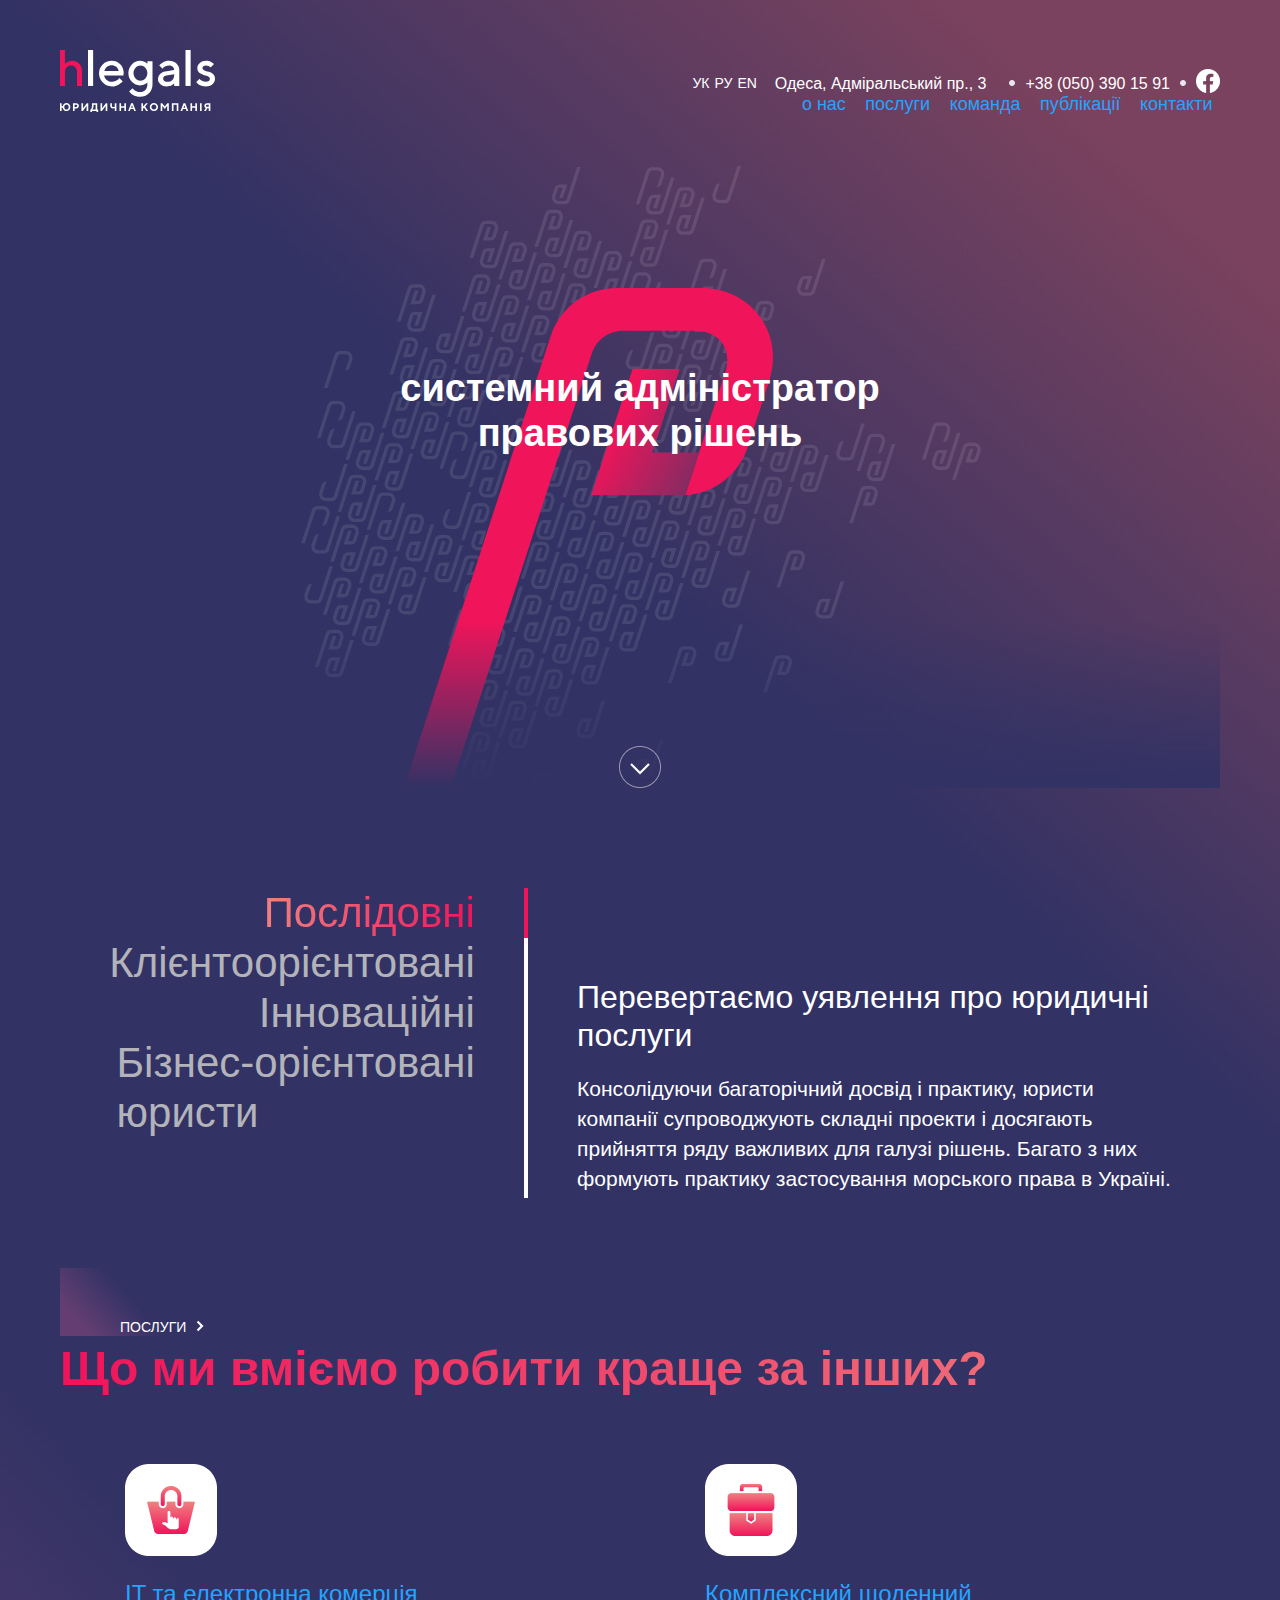
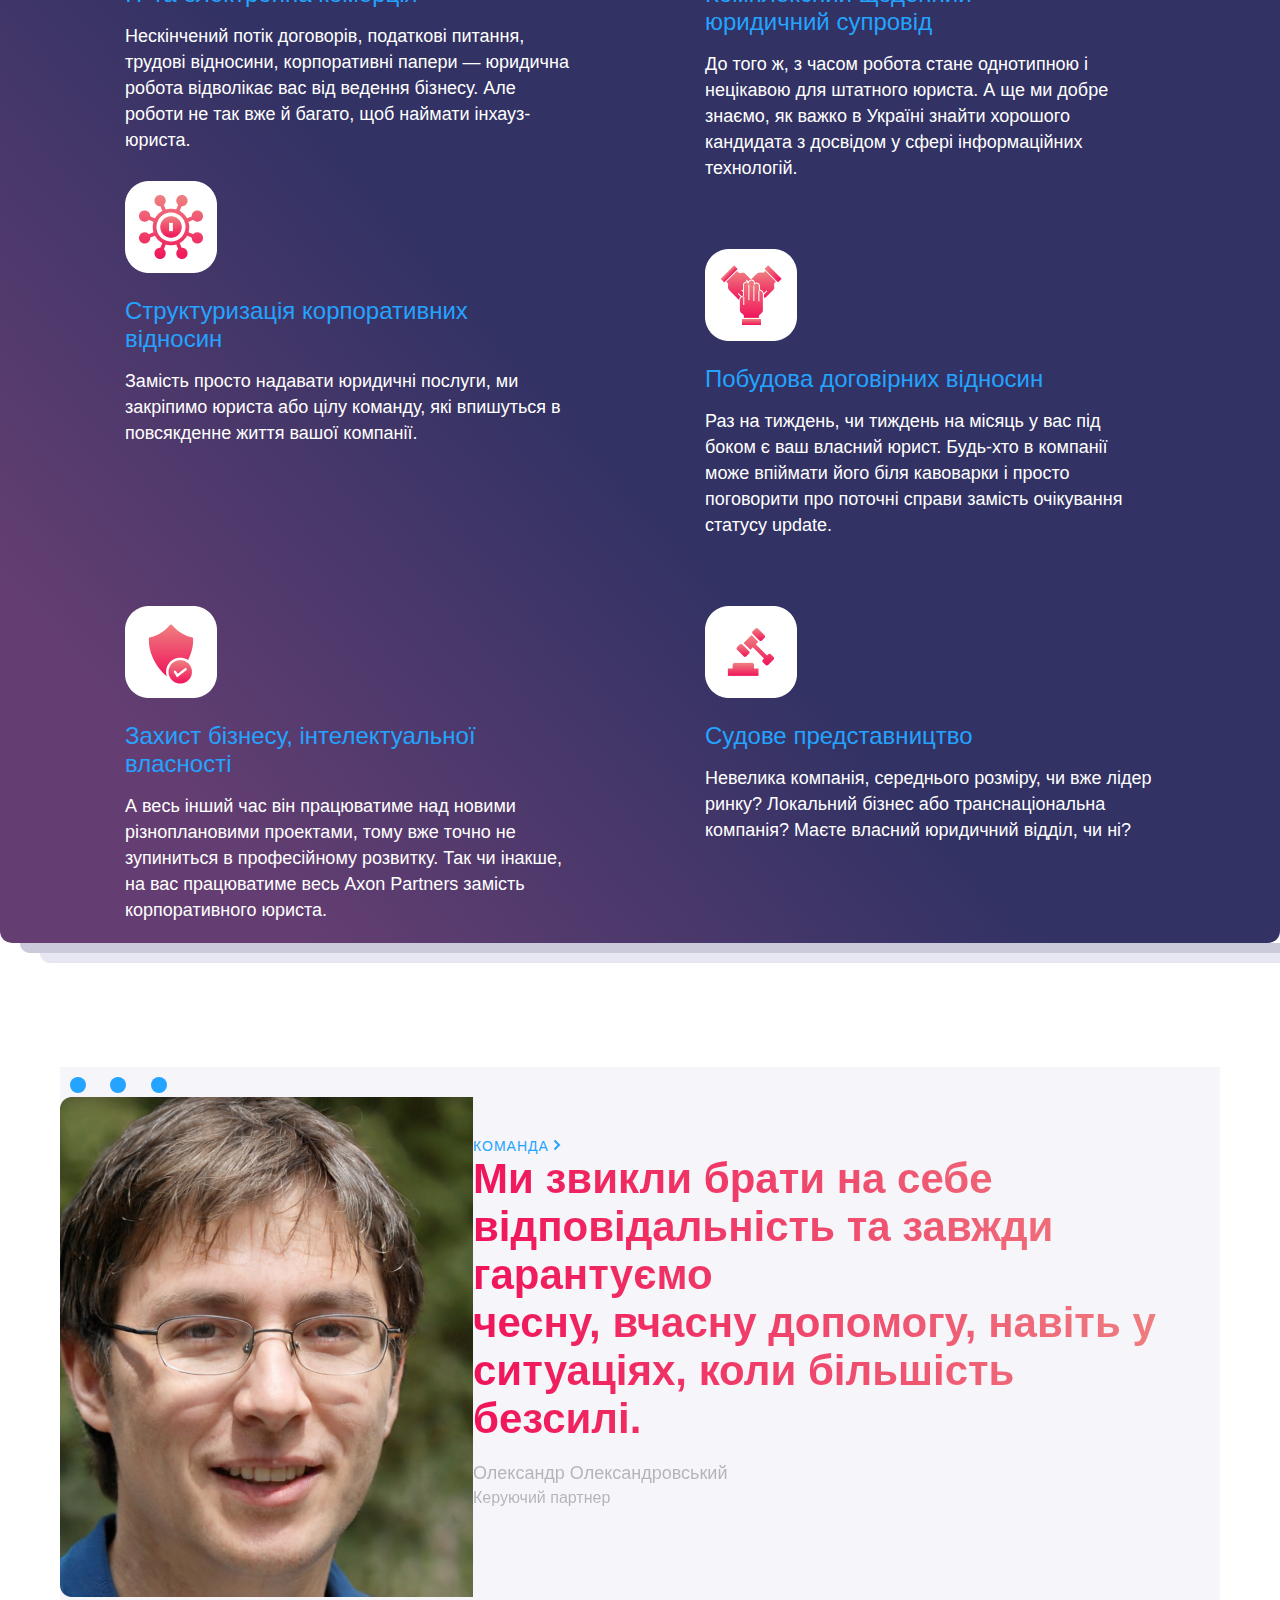
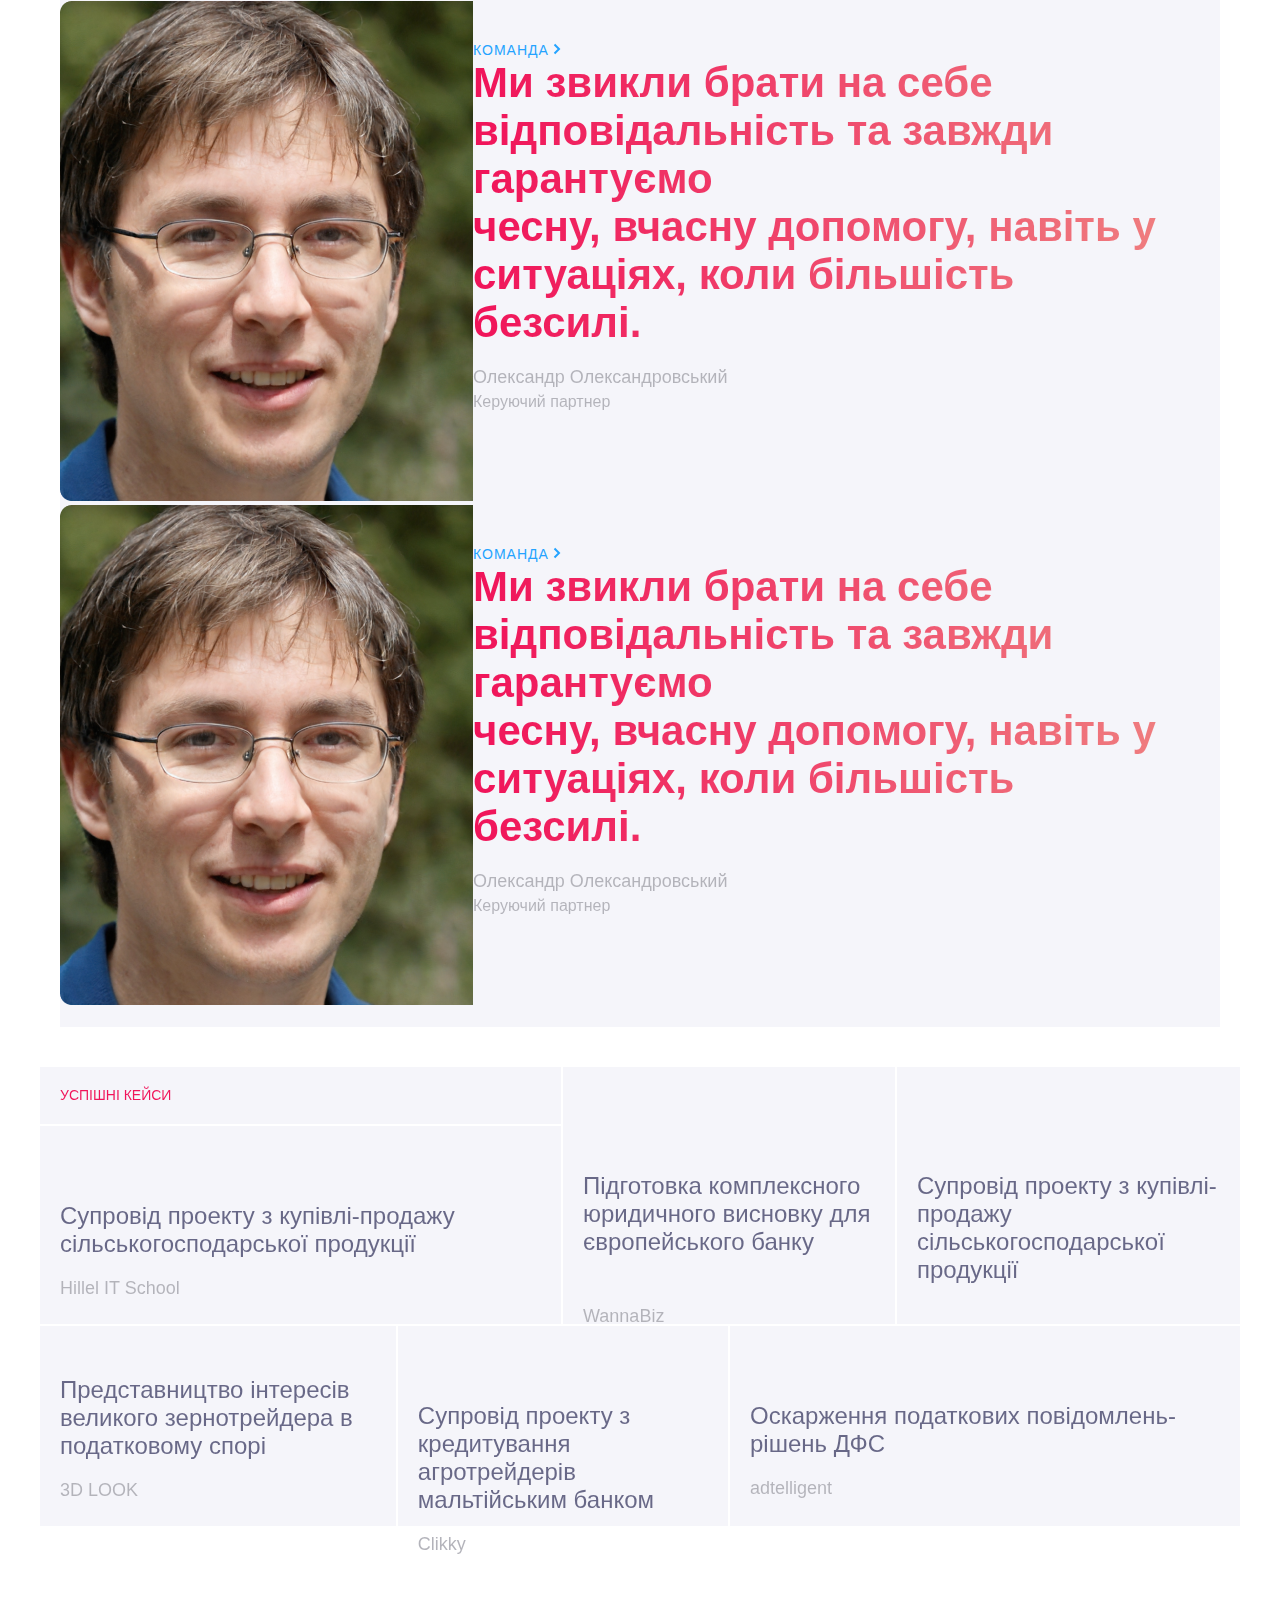
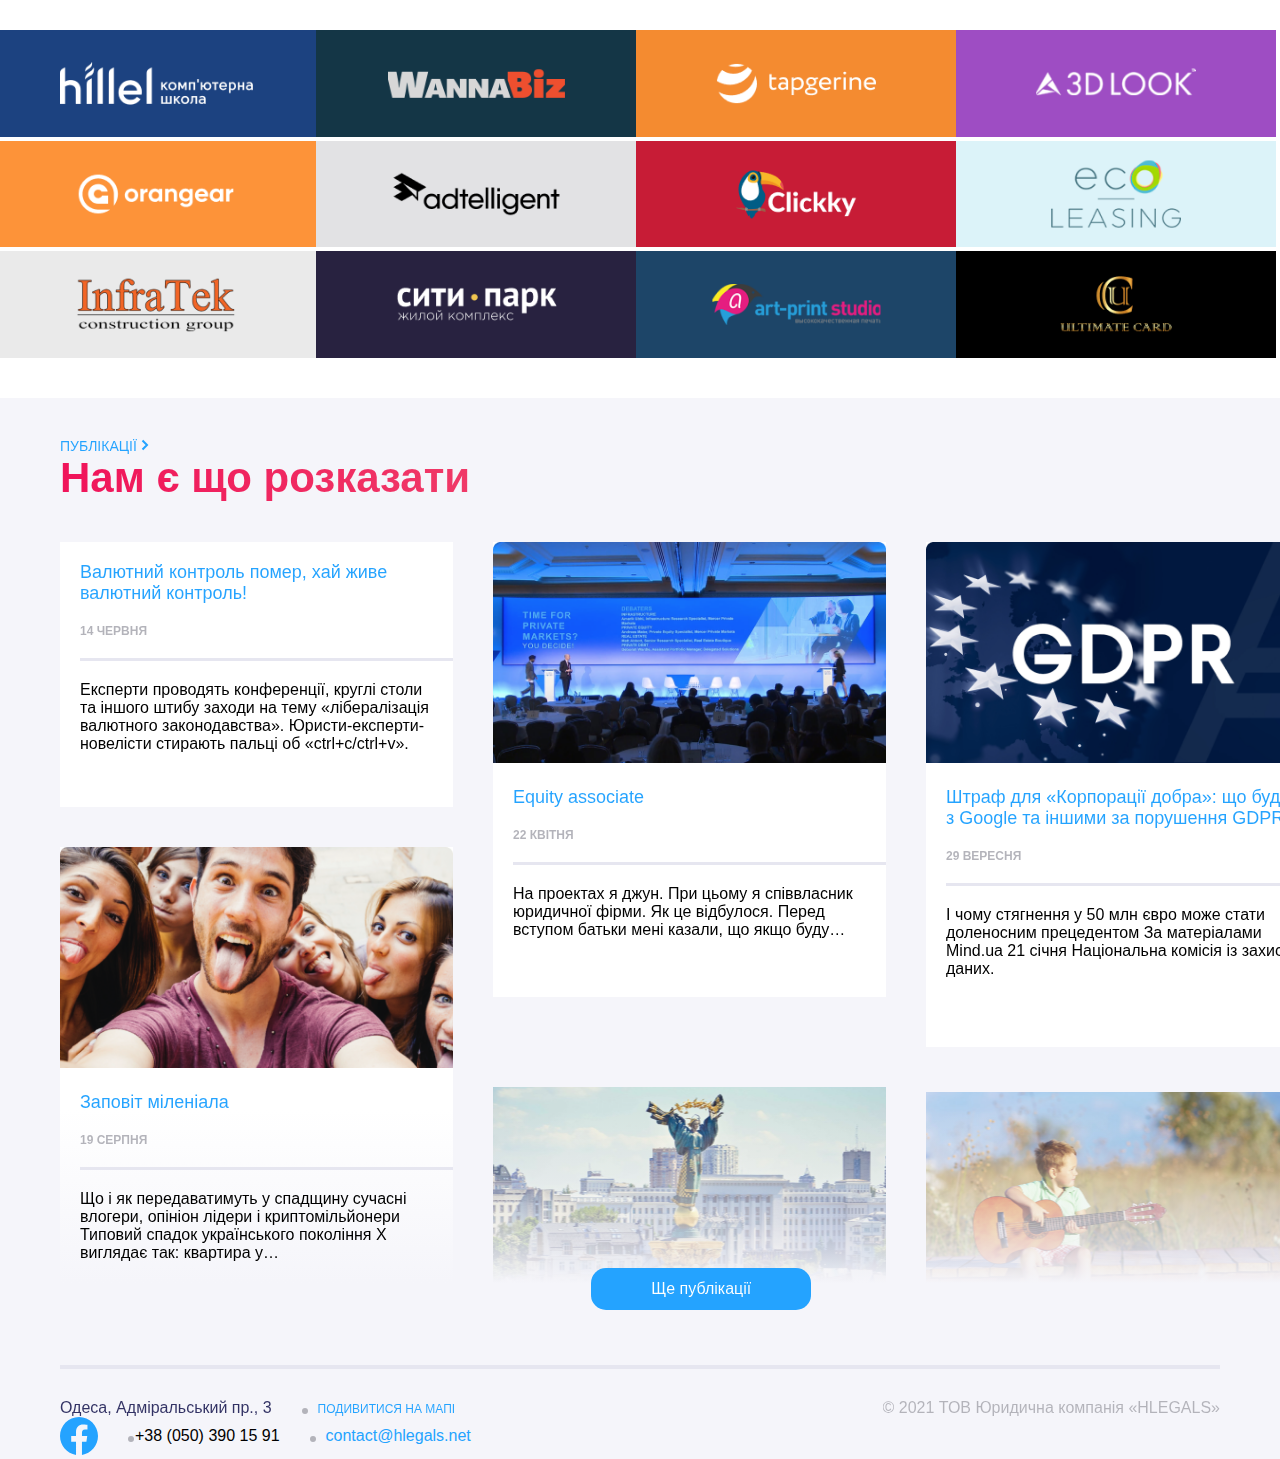
<file: index.html>
<!DOCTYPE html>
<html lang="en">

<head>
    <meta charset="UTF-8">
    <meta http-equiv="X-UA-Compatible" content="IE=edge">
    <meta name="viewport" content="width=device-width, initial-scale=1.0">
    <title>section1</title>
    <!-- CSS only -->
    <link href="https://cdn.jsdelivr.net/npm/bootstrap@5.2.3/dist/css/bootstrap.min.css" rel="stylesheet"
        integrity="sha384-rbsA2VBKQhggwzxH7pPCaAqO46MgnOM80zW1RWuH61DGLwZJEdK2Kadq2F9CUG65" crossorigin="anonymous">
    <link rel="stylesheet" href="./css/style.css">
    <link rel="stylesheet" href="./css/media.css">

    <!-- <script defer src="./js/jquery-3.6.1.min.js"></script>
        <script defer type="text/javascript" src="//cdn.jsdelivr.net/npm/slick-carousel@1.8.1/slick/slick.min.js"></script> -->
    <!-- JavaScript Bundle with Popper -->
    <script defer src="https://cdn.jsdelivr.net/npm/bootstrap@5.2.3/dist/js/bootstrap.bundle.min.js"
        integrity="sha384-kenU1KFdBIe4zVF0s0G1M5b4hcpxyD9F7jL+jjXkk+Q2h455rYXK/7HAuoJl+0I4"
        crossorigin="anonymous"></script>
    <script defer src="./js/script.js"></script>

</head>

<body>
    <!-- Header -->
    <section class="header">
        <div class="haeder-menu">
            <div class="logo-menu">
                <img src="./image/Logo Min.svg" alt="logo">

            </div>
            <nav>
                <div class="menu-burger active-burger">
                    <div></div>
                    <div></div>
                    <div></div>
                </div>
            </nav>


            <div class="menu-rekvszit">
                <div class="uk active">
                    <a href="#" class="link-uk">УК</a>
                </div>
                <div class="ru">

                    <a href="#" class="link-ru">РУ</a>
                </div>
                <div class="en">
                    <a href="#" class="link-en">EN</a>
                </div>
                <div class="link-adr">
                    <a href="https://www.google.com/search?client=safari&rls=en&q=%D0%9E%D0%B4%D0%B5%D1%81%D0%B0%2C+%D0%90%D0%B4%D0%BC%D1%96%D1%80%D0%B0%D0%BB%D1%8C%D1%81%D1%8C%D0%BA%D0%B8%D0%B9+%D0%BF%D1%80.%2C+3&ie=UTF-8&oe=UTF-8"
                        class="link-adres">Одеса, Адміральський пр., 3</a>
                </div>
                <div class="krapka"><img src="./image/tochka.png" alt="tochka"></div>

                <form action="tel" class="tel"> +38 (050) 390 15 91</form>
                <div class="tochka2"><img src="./image/tochka.png" alt="tochka">
                </div>
                <div class="fecebook"><a
                        href="https://www.facebook.com/login/?next=https%3A%2F%2Fwww.facebook.com%2Fcampaign%2Flanding.php%3Fcampaign_id%3D1600506847%26extra_1%3Ds%257Cc%257C303881997266%257Ce%257C%25D1%2584%25D0%25B5%25D0%25B9%25D1%2581%25D0%25B1%25D1%2583%25D0%25BA%257C%26placement%26creative%3D303881997266%26keyword%3D%25D1%2584%25D0%25B5%25D0%25B9%25D1%2581%25D0%25B1%25D1%2583%25D0%25BA%26partner_id%3Dgooglesem%26extra_2%3Dcampaignid%253D1600506847%2526adgroupid%253D60825662376%2526matchtype%253De%2526network%253Dg%2526source%253Dnotmobile%2526search_or_content%253Ds%2526device%253Dc%2526devicemodel%253D%2526adposition%253D%2526target%253D%2526targetid%253Dkwd-300034615170%2526loc_physical_ms%253D1012852%2526loc_interest_ms%253D%2526feeditemid%253D%2526param1%253D%2526param2%253D%26gclid%3DCj0KCQiAyMKbBhD1ARIsANs7rEG1_Zf04H2yd9qLbk28rRuqwmEej1ZIqUfZY2FiHwHzyR5OObuk9osaAs4QEALw_wcB"><img
                            src="./image/Facebook.png" alt=""></a>
                </div>





            </div>


        </div>
        <!-- <div> -->
        <nav class="menu active-list">
            <ul>
                <li class="menu-item"><a href="./pages/about.html">о нас</a></li>
                <li class="menu-item"><a href="./pages/services.html">послуги</a></li>
                <li class="menu-item"><a href="./pages/tiem.html">команда</a></li>
                <li class="menu-item"><a href="#">публікації</a></li>
                <li class="menu-item"><a href="./pages/contact.html">контакти</a></li>

            </ul>
        </nav>
        <!-- </div> -->
        <div class="admin">
            <h1 class="admin-1">системний адміністратор <br> правових рішень</h1>


            <div class="pointer">
                <img src="./image/Scroll down.png" alt="Scroll" class="scroll">
            </div>
        </div>

        <div class="experience">
            <div class="list">
                <div class="link-1 ">
                    <a href="#" class="active">Послідовні</a>
                </div>
                <div class="link-2">
                    <a href="#" class="item">Клієнтоорієнтовані</a>
                </div>
                <div class="link-3">
                    <a href="#" class="item">Інноваційні</a>
                </div>
                <div class="link-4">

                    <a href="#" class="item">Бізнес-орієнтовані <br>
                        юристи</a>
                </div>
            </div>
            <div class="line">
                <div class="line-1"></div>
                <div class="line-2"></div>
            </div>
            <div class="txt">
                <div class="txt-1">
                    <p class="p1txt">Перевертаємо уявлення про юридичні <br> послуги</p>
                </div>
                <div class="txt-2">
                    <p class="p2txt">Консолідуючи багаторічний досвід і практику, юристи <br> компанії супроводжують
                        складні проекти і
                        досягають <br> прийняття ряду важливих для галузі рішень. Багато з них <br> формують практику
                        застосування морського права в Україні.</p>
                </div>
            </div>
        </div>
    </section>

    <section class="section-2">
        <div class="servteg">
            <div class="services">
                <a href="./pages/services.html">ПОСЛУГИ</a>
            </div>
            <div class="teg">
                <a href="#"><img src="./image/Vector 2.png" alt="Vector"></a>
            </div>
        </div>
        <div class="work">
            <h2> Що ми вміємо робити краще за інших?</h2>
        </div>
        <div class="reklama">
            <div class="it">
                <img src="./image/it.png" alt="it">
                <div class="it-txt">
                    <p>IT та електронна комерція</p>
                </div>
                <div class="it-txt-2">
                    <p>Нескінчений потік договорів, податкові питання, трудові відносини, корпоративні папери —
                        юридична робота відволікає вас від ведення бізнесу. Але роботи не так вже й багато, щоб наймати
                        інхауз-юриста.</p>
                </div>
            </div>

            <div class="escort">
                <img src="./image/escort.png" alt="it">
                <div class="it-txt">
                    <p>Комплексний щоденний <br>
                        юридичний супровід</p>
                </div>
                <div class="it-txt-2">
                    <p>До того ж, з часом робота стане однотипною і нецікавою для штатного юриста. А ще ми добре знаємо,
                        як важко в Україні знайти хорошого кандидата з досвідом у сфері інформаційних технологій.</p>
                </div>
            </div>

            <div class="relation">
                <img src="./image/relation.png" alt="it">
                <div class="it-txt">
                    <p>Структуризація корпоративних <br> відносин</p>
                </div>
                <div class="it-txt-2">
                    <p>Замість просто надавати юридичні послуги, ми закріпимо юриста або цілу команду, які впишуться в
                        повсякденне життя вашої компанії. </p>
                </div>
            </div>

            <div class="contract">
                <img src="./image/contract.png" alt="it">
                <div class="it-txt">
                    <p>Побудовa договірних відносин</p>
                </div>
                <div class="it-txt-2">
                    <p>Раз на тиждень, чи тиждень на місяць у вас під боком є ваш власний юрист. Будь-хто в компанії
                        може впіймати його біля кавоварки і просто поговорити про поточні справи замість очікування
                        статусу update.

                    </p>
                </div>
            </div>

            <div class="protection">
                <img src="./image/protection.png" alt="it">
                <div class="it-txt">
                    <p>Захист бізнесу, інтелектуальної власності</p>
                </div>
                <div class="it-txt-2">
                    <p>А весь інший час він працюватиме над новими різноплановими проектами, тому вже точно не
                        зупиниться в професійному розвитку. Так чи інакше, на вас працюватиме весь Axon Partners замість
                        корпоративного юриста.

                    </p>
                </div>
            </div>

            <div class="court">
                <img src="./image/court.png" alt="it">
                <div class="it-txt">
                    <p>Судове представництво</p>
                </div>
                <div class="it-txt-2">
                    <p>Невелика компанія, середнього розміру, чи вже лідер ринку? Локальний бізнес або транснаціональна
                        компанія? Маєте власний юридичний відділ, чи ні?

                    </p>
                </div>
            </div>
        </div>


    </section>


    <div class="card">
        <img src="./image/Card.png" alt="Card">
    </div>
    <!-- section-carousel -->
    <section class="section-carousel">
        <div class="carousel">
            <div id="carouselExampleIndicators" class="carousel slide" data-bs-ride="true">
                <div class="carousel-indicators">
                    <button type="button" data-bs-target="#carouselExampleIndicators" data-bs-slide-to="0"
                        class="active" aria-current="true" aria-label="Slide 1"></button>
                    <button type="button" data-bs-target="#carouselExampleIndicators" data-bs-slide-to="1"
                        aria-label="Slide 2"></button>
                    <button type="button" data-bs-target="#carouselExampleIndicators" data-bs-slide-to="2"
                        aria-label="Slide 3"></button>
                </div>
                <div class="carousel-inner">
                    <div class="carousel-item active">
                        <div class="faser">
                            <div class="img-block">
                                <img src="./image/alex.png" class="d-block" alt="foto">
                            </div>
                            <div class="comand">
                                <a href="./pages/mamber.html">команда</a>
                                <img src="./image/Vector 2.svg" alt="Vector">
                                <!-- </div> -->
                                <!-- <div class="comanda-txt"> -->
                                <h2 class="comanda-txt">Ми звикли брати на себе <br> відповідальність та завжди
                                    гарантуємо
                                    <br> чесну, вчасну
                                    допомогу, навіть у <br> ситуаціях, коли більшість безсилі.
                                </h2>
                                <!-- </div> -->
                                <div class="comanda-txt-2">
                                    <p>Олександр Олександровський</p>
                                </div>
                                <div class="comanda-txt-3">
                                    <p>Керуючий партнер</p>
                                </div>
                            </div>
                        </div>
                    </div>
                    <div class="carousel-item">
                        <div class="faser">
                            <div class="img-block">
                                <img src="./image/alex.png" class="d-block" alt="foto">
                            </div>
                            <div class="comand">
                                <a href="#">команда</a>
                                <img src="./image/Vector 2.svg" alt="Vector">
                                <!-- </div> -->
                                <!-- <div class="comanda-txt"> -->
                                <h2 class="comanda-txt">Ми звикли брати на себе <br> відповідальність та завжди
                                    гарантуємо
                                    <br> чесну, вчасну
                                    допомогу, навіть у <br> ситуаціях, коли більшість безсилі.
                                </h2>
                                <!-- </div> -->
                                <div class="comanda-txt-2">
                                    <p>Олександр Олександровський</p>
                                </div>
                                <div class="comanda-txt-3">
                                    <p>Керуючий партнер</p>
                                </div>
                            </div>
                        </div>
                    </div>
                    <div class="carousel-item">
                        <div class="faser">
                            <div class="img-block">
                                <img src="./image/alex.png" class="d-block" alt="foto">
                            </div>
                            <div class="comand">
                                <a href="#">команда</a>
                                <img src="./image/Vector 2.svg" alt="Vector">
                                <!-- </div> -->
                                <!-- <div class="comanda-txt"> -->
                                <h2 class="comanda-txt">Ми звикли брати на себе <br> відповідальність та завжди
                                    гарантуємо
                                    <br> чесну, вчасну
                                    допомогу, навіть у <br> ситуаціях, коли більшість безсилі.
                                </h2>
                                <!-- </div> -->
                                <div class="comanda-txt-2">
                                    <p>Олександр Олександровський</p>
                                </div>
                                <div class="comanda-txt-3">
                                    <p>Керуючий партнер</p>
                                </div>
                            </div>
                        </div>
                    </div>
                </div>
                <button class="carousel-control-prev" type="button" data-bs-target="#carouselExampleIndicators"
                    data-bs-slide="prev">
                    <span class="carousel-control-prev-icon" aria-hidden="true"></span>
                    <span class="visually-hidden">Previous</span>
                </button>
                <button class="carousel-control-next" type="button" data-bs-target="#carouselExampleIndicators"
                    data-bs-slide="next">
                    <span class="carousel-control-next-icon" aria-hidden="true"></span>
                    <span class="visually-hidden">Next</span>
                </button>
            </div>
        </div>


    </section>
    <section class="grid">
        <div class="case">
            <div class="cell">
                <p class="cell-red">УСПІШНІ КЕЙСИ</p>
            </div>

            <div class="cell">
                <div class="cell-txt-2">
                    <p>Підготовка комплексного юридичного висновку для європейського банку</p>
                </div>
                <div class="cell-txt-13">
                    <p>WannaBiz</p>
                </div>
            </div>

            <div class="cell">
                <div class="cell-txt-3">
                    <p>Супровід проекту з купівлі-продажу сільськогосподарської продукції</p>
                </div>
                <div class="cell-txt-13">
                    <p>tapgerine</p>
                </div>
            </div>

            <div class="cell">
                <div class="cell-txt-4">
                    <p>Супровід проекту з купівлі-продажу сільськогосподарської продукції</p>
                </div>
                <div class="cell-txt-1">
                    <p>Hillel IT School</p>
                </div>
            </div>

            <div class="cell">
                <div class="cell-txt-5">
                    <p>Представництво інтересів великого зернотрейдера в податковому спорі</p>
                </div>
                <div class="cell-txt-1">
                    <p>3D LOOK</p>
                </div>
            </div>


            <div class="cell">
                <div class="cell-txt-6">
                    <p>Оскарження податкових повідомлень-рішень ДФС</p>
                </div>
                <div class="cell-txt-12">
                    <p>adtelligent</p>
                </div>
            </div>

            <div class="cell">
                <div class="cell-txt-7">
                    <p>Супровід проекту з кредитування агротрейдерів мальтійським банком</p>
                </div>
                <div class="cell-txt-1">
                    <p>Clikky</p>
                </div>
            </div>

        </div>
        </div>
    </section>
    <div class="partners">
        <p>ВЖЕ ДОВІРЯЮТЬ НАМ</p>
    </div>
    <section class="partners-sectoin">
        
        <div class="baner-1">
            <img src="./image/Item.png" alt="">
        </div>
        <div class="baner-2">
            <img src="./image/Item-2.png" alt="">
        </div>
        <div class="baner-3">
            <img src="./image/Item-3.png" alt="">
        </div>
        <div class="baner-4">
            <img src="./image/Item-4.png" alt="">
        </div>
        
        <div class="baner-5">
            <img src="./image/Item-5.png" alt="">
        </div>
        <div class="baner-6">
            <img src="./image/Item-6.png" alt="">
        </div>
        <div class="baner-7">
            <img src="./image/Item-7.png" alt="">
        </div>
        <div class="baner-8">
            <img src="./image/Item-8.png" alt="">
        </div>
        <!-- </div> -->
        </div>
        <!-- <div class="group-1"> -->

        <div class="baner-9">
            <img src="./image/Item-9.png" alt="">
        </div>
        <div class="baner-10">
            <img src="./image/Item-10.png" alt="">
        </div>
        <div class="baner-11">
            <img src="./image/Item-11.png" alt="">
        </div>
        <div class="baner-12">
            <img src="./image/Item-12.png" alt="">
        </div>
        <!-- </div> -->
    </section>
    <section class="history">
        <div class="publish">
            <a href="/">ПУБЛІКАЦІЇ</a>
            <a href="/"><img src="./image/Vector 2.svg" alt=""></a>
        </div>
        <!--  -->
        <h2>Нам є що розказати</h2>
        <div class="pablic">
            <div class="pablic-1">
                <p>Валютний контроль помер, хай живе <br> валютний контроль!</p>
                <h5>14 ЧЕРВНЯ</h5>
                <div class="line"></div>
                <p class="txt-p">Експерти проводять конференції, круглі столи та іншого штибу заходи на тему
                    «лібералізація валютного законодавства». Юристи-експерти-новелісти стирають пальці об
                    «ctrl+c/ctrl+v».</p>
            </div>
            <div class="pablic-2">
                <div class="img-1">
                    <img src="./image/image.png" alt="image">
                </div>
                <p>Equity associate</p>
                <h5>22 КВІТНЯ</h5>
                <div class="line"></div>
                <p class="txt-p">На проектах я джун. При цьому я співвласник юридичної фірми. Як це відбулося. Перед
                    вступом батьки мені казали, що якщо буду…</p>
            </div>
            <div class="pablic-3">
                <div class="img-1">
                    <img src="./image/image-1.png" alt="image">
                </div>
                <p>Штраф для «Корпорації добра»: що буде з Google та іншими за порушення GDPR</p>
                <h5>29 ВЕРЕСНЯ</h5>
                <div class="line"></div>
                <p class="txt-p">І чому стягнення у 50 млн євро може стати доленосним прецедентом За матеріалами Mind.ua
                    21 січня Національна комісія із захисту даних.</p>
            </div>
            <div class="pablic-4">
                <div class="img-1">
                    <img src="./image/image-2.png" alt="image">
                </div>
                <p>Заповіт міленіала</p>
                <h5>19 СЕРПНЯ</h5>
                <div class="line"></div>
                <p class="txt-p">Що і як передаватимуть у спадщину сучасні влогери, опініон лідери і криптомільйонери
                    Типовий спадок українського покоління Х виглядає так: квартира у…</p>
            </div>
            <div class="pablic-5">
                
                <button class="but-1">
                    <a href="#">Ще публікації</a>
                </button>
            </div>
            <div class="pablic-6">
            </div>
    </section>
    <section class="footer">
        <div class="line-5"></div>
        <div class="rekviz">
            <div class="rekvezit-footer">
                <p>Одеса, Адміральський пр., 3</p>
                <div class="tochka-2"></div>
                <div class="adres-1">
                    <a href="https://www.google.com/search?client=safari&rls=en&q=%D0%9E%D0%B4%D0%B5%D1%81%D0%B0%2C+%D0%90%D0%B4%D0%BC%D1%96%D1%80%D0%B0%D0%BB%D1%8C%D1%81%D1%8C%D0%BA%D0%B8%D0%B9+%D0%BF%D1%80.%2C+3&ie=UTF-8&oe=UTF-8"
                        class="link-adres-1">ПОДИВИТИСЯ НА МАПІ</a>
                </div>
            </div>
            <div class="HLEGALS">
                <p>© 2021 ТОВ Юридична компанія «HLEGALS»</p>
            </div>
        </div>
        </div>
        <div class="footer-and">
            <div class="facebook">
                <img src="./image/Facebook.svg" alt="Facebook">
            </div>
            <div class="tochka-2"></div>
            <form action="tel" class="tel"> +38 (050) 390 15 91</form>
            <div class="tochka-2"></div>

            <div class="email">
                <a href="mailto:contact@hlegals.net">contact@hlegals.net</a>
            </div>
        </div>

    </section>


</body>

</html>
</file>
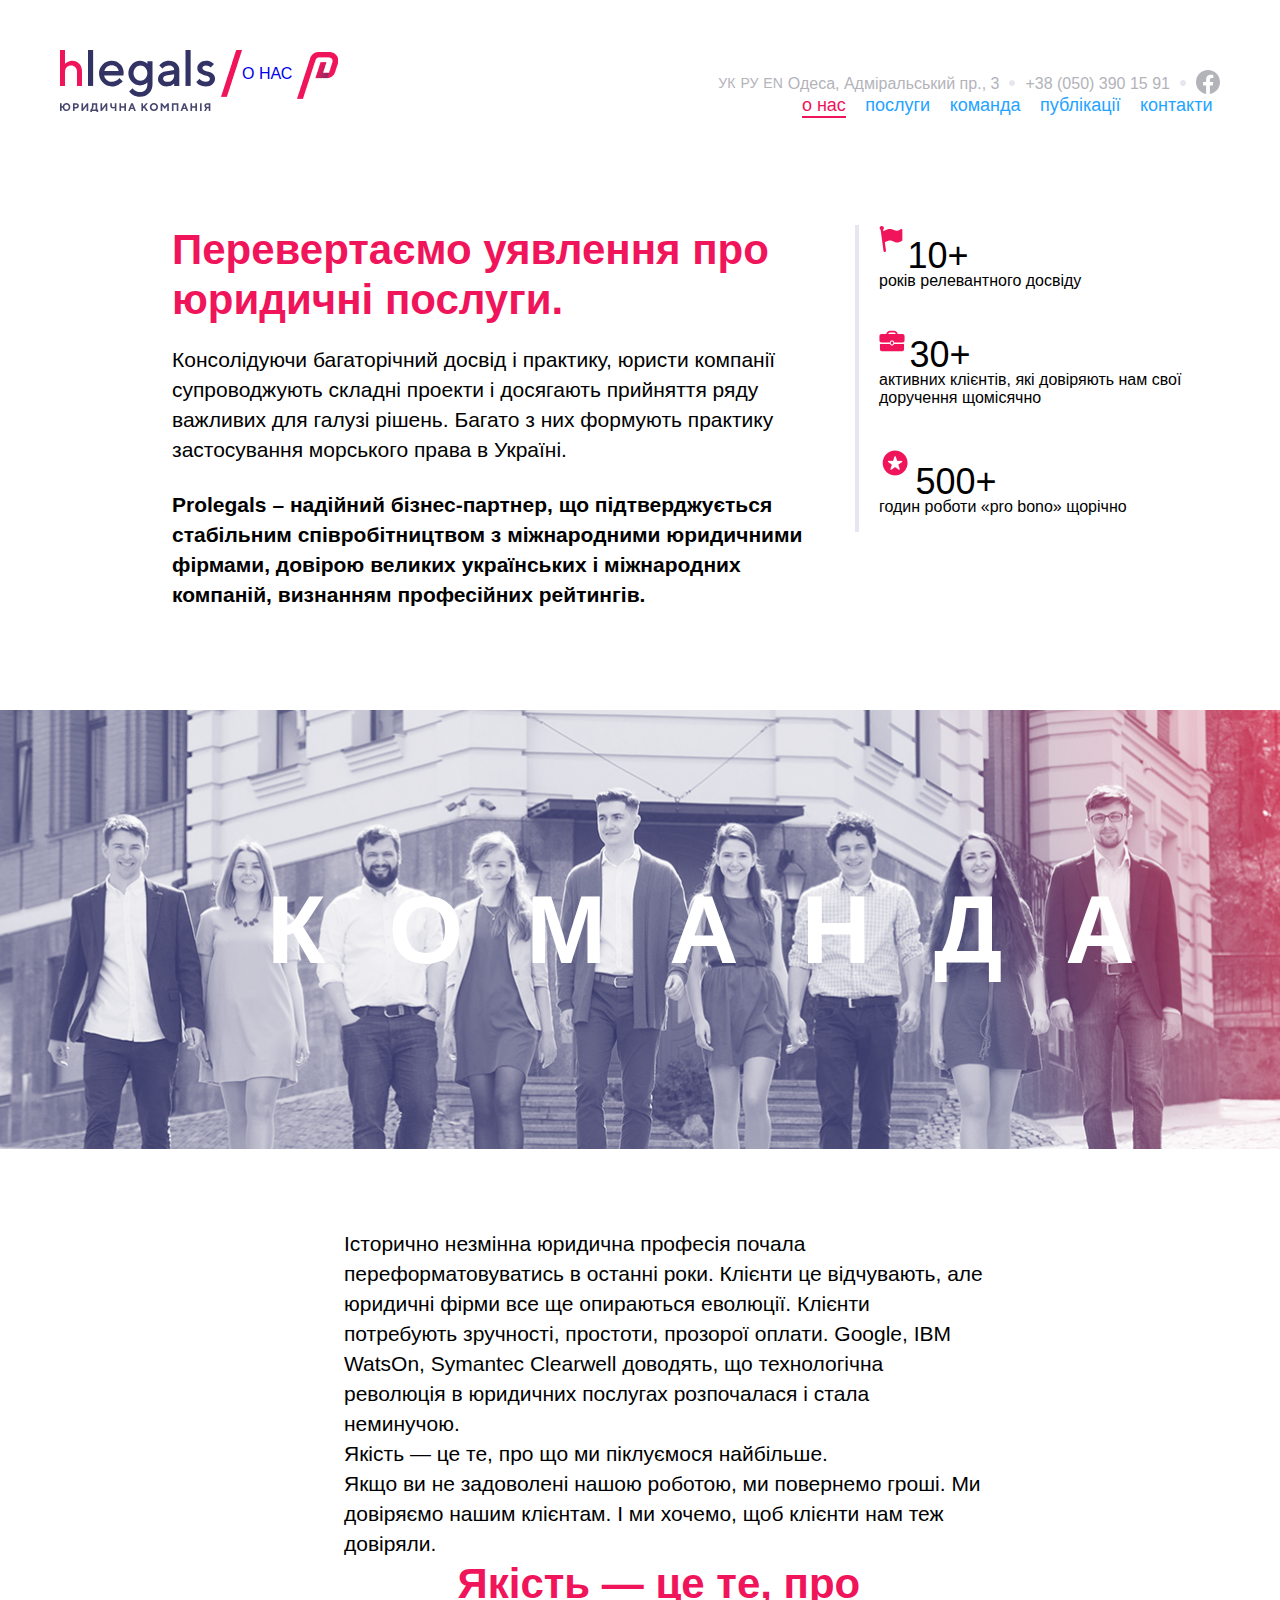
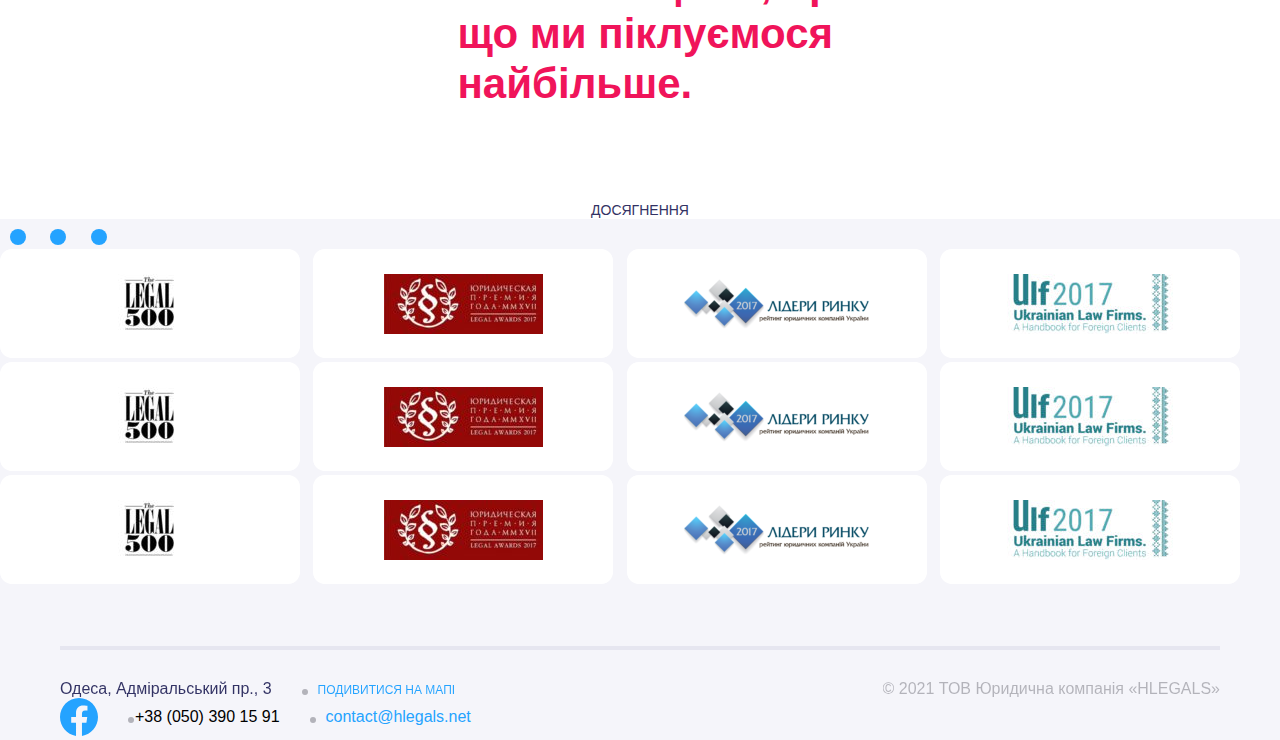
<file: pages/about.html>
<!DOCTYPE html>
<html lang="en">

<head>
    <meta charset="UTF-8">
    <meta http-equiv="X-UA-Compatible" content="IE=edge">
    <meta name="viewport" content="width=device-width, initial-scale=1.0">
    <title>About</title>
    <!-- CSS only -->
    <link href="https://cdn.jsdelivr.net/npm/bootstrap@5.2.3/dist/css/bootstrap.min.css" rel="stylesheet"
        integrity="sha384-rbsA2VBKQhggwzxH7pPCaAqO46MgnOM80zW1RWuH61DGLwZJEdK2Kadq2F9CUG65" crossorigin="anonymous">
    <link rel="stylesheet" href="../css/style.css">
    <link rel="stylesheet" href="../css/media.css">

    <!-- <script defer src="./js/jquery-3.6.1.min.js"></script>
     <script defer type="text/javascript" src="//cdn.jsdelivr.net/npm/slick-carousel@1.8.1/slick/slick.min.js"></script> -->
    <!-- JavaScript Bundle with Popper -->
    <script defer src="https://cdn.jsdelivr.net/npm/bootstrap@5.2.3/dist/js/bootstrap.bundle.min.js"
        integrity="sha384-kenU1KFdBIe4zVF0s0G1M5b4hcpxyD9F7jL+jjXkk+Q2h455rYXK/7HAuoJl+0I4"
        crossorigin="anonymous"></script>
    <script defer src="../js/script.js"></script>
</head>

<body>
    <!-- Header -->
    <section class="about">
        <div class="haeder-menu">
            <div class="breadcrambs">
                <nav>
                    <ul>
                        <li class="breadcrambs-item"><a href="../index.html" class="breadcrambs-link"><img
                                    src="../image/Logo-M.svg" alt="" class="logo"></a></li>
                        <div class="link-15">
                            <li class="breadcrambs-item"><a href="#" class="breadcrambs-link-about">О НАС</a></li>
                        </div>
                    </ul>
                </nav>
            </div>
            <nav >
                <div class="menu-burger active-burger">
                    <div></div>
                    <div></div>
                    <div></div>
                </div>

            </nav>

            <div class="menu-rekvszit">
                <div class="uk active">
                    <a href="#" class="link-uk-about">УК</a>
                </div>
                <div class="ru">

                    <a href="#" class="link-ru-about">РУ</a>
                </div>
                <div class="en">
                    <a href="#" class="link-en-about">EN</a>
                </div>
                <div class="link-adr">
                    <a href="https://www.google.com/search?client=safari&rls=en&q=%D0%9E%D0%B4%D0%B5%D1%81%D0%B0%2C+%D0%90%D0%B4%D0%BC%D1%96%D1%80%D0%B0%D0%BB%D1%8C%D1%81%D1%8C%D0%BA%D0%B8%D0%B9+%D0%BF%D1%80.%2C+3&ie=UTF-8&oe=UTF-8"
                        class="link-adres-about">Одеса, Адміральський пр., 3</a>
                </div>
                <div class="krapka"><img src="../image/tochka.png" alt="tochka">
                </div>

                <form action="tel" class="tel-about"> +38 (050) 390 15 91</form>
                <div class="tochka2"><img src="../image/tochka.png" alt="tochka">
                </div>
                <div class="fecebook"><a
                        href="https://www.facebook.com/login/?next=https%3A%2F%2Fwww.facebook.com%2Fcampaign%2Flanding.php%3Fcampaign_id%3D1600506847%26extra_1%3Ds%257Cc%257C303881997266%257Ce%257C%25D1%2584%25D0%25B5%25D0%25B9%25D1%2581%25D0%25B1%25D1%2583%25D0%25BA%257C%26placement%26creative%3D303881997266%26keyword%3D%25D1%2584%25D0%25B5%25D0%25B9%25D1%2581%25D0%25B1%25D1%2583%25D0%25BA%26partner_id%3Dgooglesem%26extra_2%3Dcampaignid%253D1600506847%2526adgroupid%253D60825662376%2526matchtype%253De%2526network%253Dg%2526source%253Dnotmobile%2526search_or_content%253Ds%2526device%253Dc%2526devicemodel%253D%2526adposition%253D%2526target%253D%2526targetid%253Dkwd-300034615170%2526loc_physical_ms%253D1012852%2526loc_interest_ms%253D%2526feeditemid%253D%2526param1%253D%2526param2%253D%26gclid%3DCj0KCQiAyMKbBhD1ARIsANs7rEG1_Zf04H2yd9qLbk28rRuqwmEej1ZIqUfZY2FiHwHzyR5OObuk9osaAs4QEALw_wcB"><img
                            src="../image/Facebook — grey.svg" alt=""></a>
                </div>

                


            </div>


        </div>
        <!-- <div> -->
        <nav class="menu active-list">
            <ul>
                <li class="menu-item active"><a href="#">о нас</a></li>
                <li class="menu-item "><a href="../pages/services.html">послуги</a></li>
                <li class="menu-item"><a href="../pages/tiem.html">команда</a></li>
                <li class="menu-item"><a href="#">публікації</a></li>
                <li class="menu-item"><a href="../pages/contact.html">контакти</a></li>

            </ul>
        </nav>
    </section>
    <section class="introduction-about">
        <div class="introduction">
            <div class="txt-about">
                <h1>Перевертаємо уявлення про юридичні послуги.</h1>
                <p>Консолідуючи багаторічний досвід і практику, юристи компанії супроводжують складні проекти і
                    досягають прийняття ряду важливих для галузі рішень. Багато з них формують практику застосування
                    морського права в Україні.</p>
                <h2>Prolegals – надійний бізнес-партнер, що підтверджується стабільним співробітництвом з
                    міжнародними юридичними фірмами, довірою великих українських і міжнародних компаній, визнанням
                    професійних рейтингів.</h2>
            </div>





        </div>
        <div class="line-about"></div>
        <div class="letter">
            <div class="letter-1">
                <img src="../image/Vector.svg" alt="Vector">
                <p>10+</p>

            </div>
            <p>років релевантного досвіду</p>
            <div class="letter-2">
                <img src="../image/Group.svg" alt="Group">
                <p>30+</p>

            </div>
            <p>активних клієнтів, які довіряють нам свої <br> доручення щомісячно</p>
            <div class="letter-3">
                <img src="../image/ bono.png" alt="bono">
                <p>500+</p>

            </div>
            <p>годин роботи «pro bono» щорічно</p>
        </div>

    </section>
    <section class="command">
        <h3>КОМАНДА</h3>

    </section>
    <section class="history-11">
        <div class="history-0">
            <p>Історично незмінна юридична професія почала переформатовуватись в останні роки. Клієнти це відчувають,
                але юридичні фірми все ще опираються еволюції. Клієнти потребують зручності, простоти, прозорої оплати.
                Google, IBM WatsОn, Symantec Clearwell доводять, що технологічна революція в юридичних послугах
                розпочалася і стала неминучою.</p>
            <!-- </div> -->
            <!-- <div class="history-1"> -->
            <p>Якість — це те, про що ми піклуємося найбільше.</p>
            <!-- </div> -->

            <!-- <div class="history-2"> -->
            <p>Якщо ви не задоволені нашою роботою, ми повернемо гроші. Ми довіряємо нашим клієнтам. І ми хочемо, щоб
                клієнти нам теж довіряли.</p>
        </div>
        <div class="qualiti">
            <h3>Якість — це те, про що ми піклуємося найбільше.</h3>
        </div>

    </section>
    <section class="progress-carousel">
        <p>ДОСЯГНЕННЯ</p>
        <div class="carousel-1">
            <div id="carouselExampleIndicators" class="carousel slide" data-bs-ride="true">
                <div class="carousel-indicators">
                    <button type="button-1" data-bs-target="#carouselExampleIndicators" data-bs-slide-to="0"
                        class="active" aria-current="true" aria-label="Slide 1"></button>
                    <button type="button-1" data-bs-target="#carouselExampleIndicators" data-bs-slide-to="1"
                        aria-label="Slide 2"></button>
                    <button type="button-1" data-bs-target="#carouselExampleIndicators" data-bs-slide-to="2"
                        aria-label="Slide 3"></button>
                </div>
                <div class="carousel-inner">
                    <div class="carousel-item active">
                        <div class="faser-1">
                            <div class="img-block-1">
                                <img src="../image/500.png" class="d-block-1" alt="foto">
                            </div>
                            <div class="img-block-2">
                                <img src="../image/red.png" class="d-block-2" alt="foto">
                            </div>
                            <div class="img-block-3">
                                <img src="../image/blu.png" class="d-block-3" alt="foto">
                            </div>
                            <div class="img-block-4">
                                <img src="../image/blu-2.png" class="d-block-4" alt="foto">
                            </div>
                        </div>
                    </div>

                    <div class="carousel-item">
                        <div class="faser-1">
                            <div class="img-block-1">
                                <img src="../image/500.png" class="d-block-1" alt="foto">
                            </div>
                            <div class="img-block-2">
                                <img src="../image/red.png" class="d-block-2" alt="foto">
                            </div>
                            <div class="img-block-3">
                                <img src="../image/blu.png" class="d-block-3" alt="foto">
                            </div>
                            <div class="img-block-4">
                                <img src="../image/blu-2.png" class="d-block-4" alt="foto">
                            </div>
                        </div>
                    </div>

                    <div class="carousel-item">
                        <div class="faser-1">
                            <div class="img-block-1">
                                <img src="../image/500.png" class="d-block-1" alt="foto">
                            </div>
                            <div class="img-block-2">
                                <img src="../image/red.png" class="d-block-2" alt="foto">
                            </div>
                            <div class="img-block-3">
                                <img src="../image/blu.png" class="d-block-3" alt="foto">
                            </div>
                            <div class="img-block-4">
                                <img src="../image/blu-2.png" class="d-block-4" alt="foto">
                            </div>


                        </div>
                    </div>
                </div>

                <button class="carousel-control-prev" type="button" data-bs-target="#carouselExampleIndicators"
                data-bs-slide="prev">
                <span class="carousel-control-prev-icon" aria-hidden="true"></span>
                <span class="visually-hidden">Previous</span>
            </button>
            <button class="carousel-control-next" type="button" data-bs-target="#carouselExampleIndicators"
                data-bs-slide="next">
                <span class="carousel-control-next-icon" aria-hidden="true"></span>
                <span class="visually-hidden">Next</span>
            </button>
            </div>




    </section>
    <section class="footer">
        <div class="line-6"></div>
        <div class="rekviz">
            <div class="rekvezit-footer">
                <p>Одеса, Адміральський пр., 3</p>
                <div class="tochka-2"></div>
                <div class="adres-1">
                    <a href="https://www.google.com/search?client=safari&rls=en&q=%D0%9E%D0%B4%D0%B5%D1%81%D0%B0%2C+%D0%90%D0%B4%D0%BC%D1%96%D1%80%D0%B0%D0%BB%D1%8C%D1%81%D1%8C%D0%BA%D0%B8%D0%B9+%D0%BF%D1%80.%2C+3&ie=UTF-8&oe=UTF-8"
                        class="link-adres-1">ПОДИВИТИСЯ НА МАПІ</a>
                </div>
            </div>
            <div class="HLEGALS">
                <p>© 2021 ТОВ Юридична компанія «HLEGALS»</p>
            </div>
        </div>
        </div>
        <div class="footer-and">
            <div class="facebook">
                <img src="../image/Facebook.svg" alt="Facebook">
            </div>
            <div class="tochka-2"></div>
            <form action="tel" class="tel"> +38 (050) 390 15 91</form>
            <div class="tochka-2"></div>

            <div class="email">
                <a href="mailto:contact@hlegals.net">contact@hlegals.net</a>
            </div>
        </div>

    </section>
   

</body>

</html>
</file>
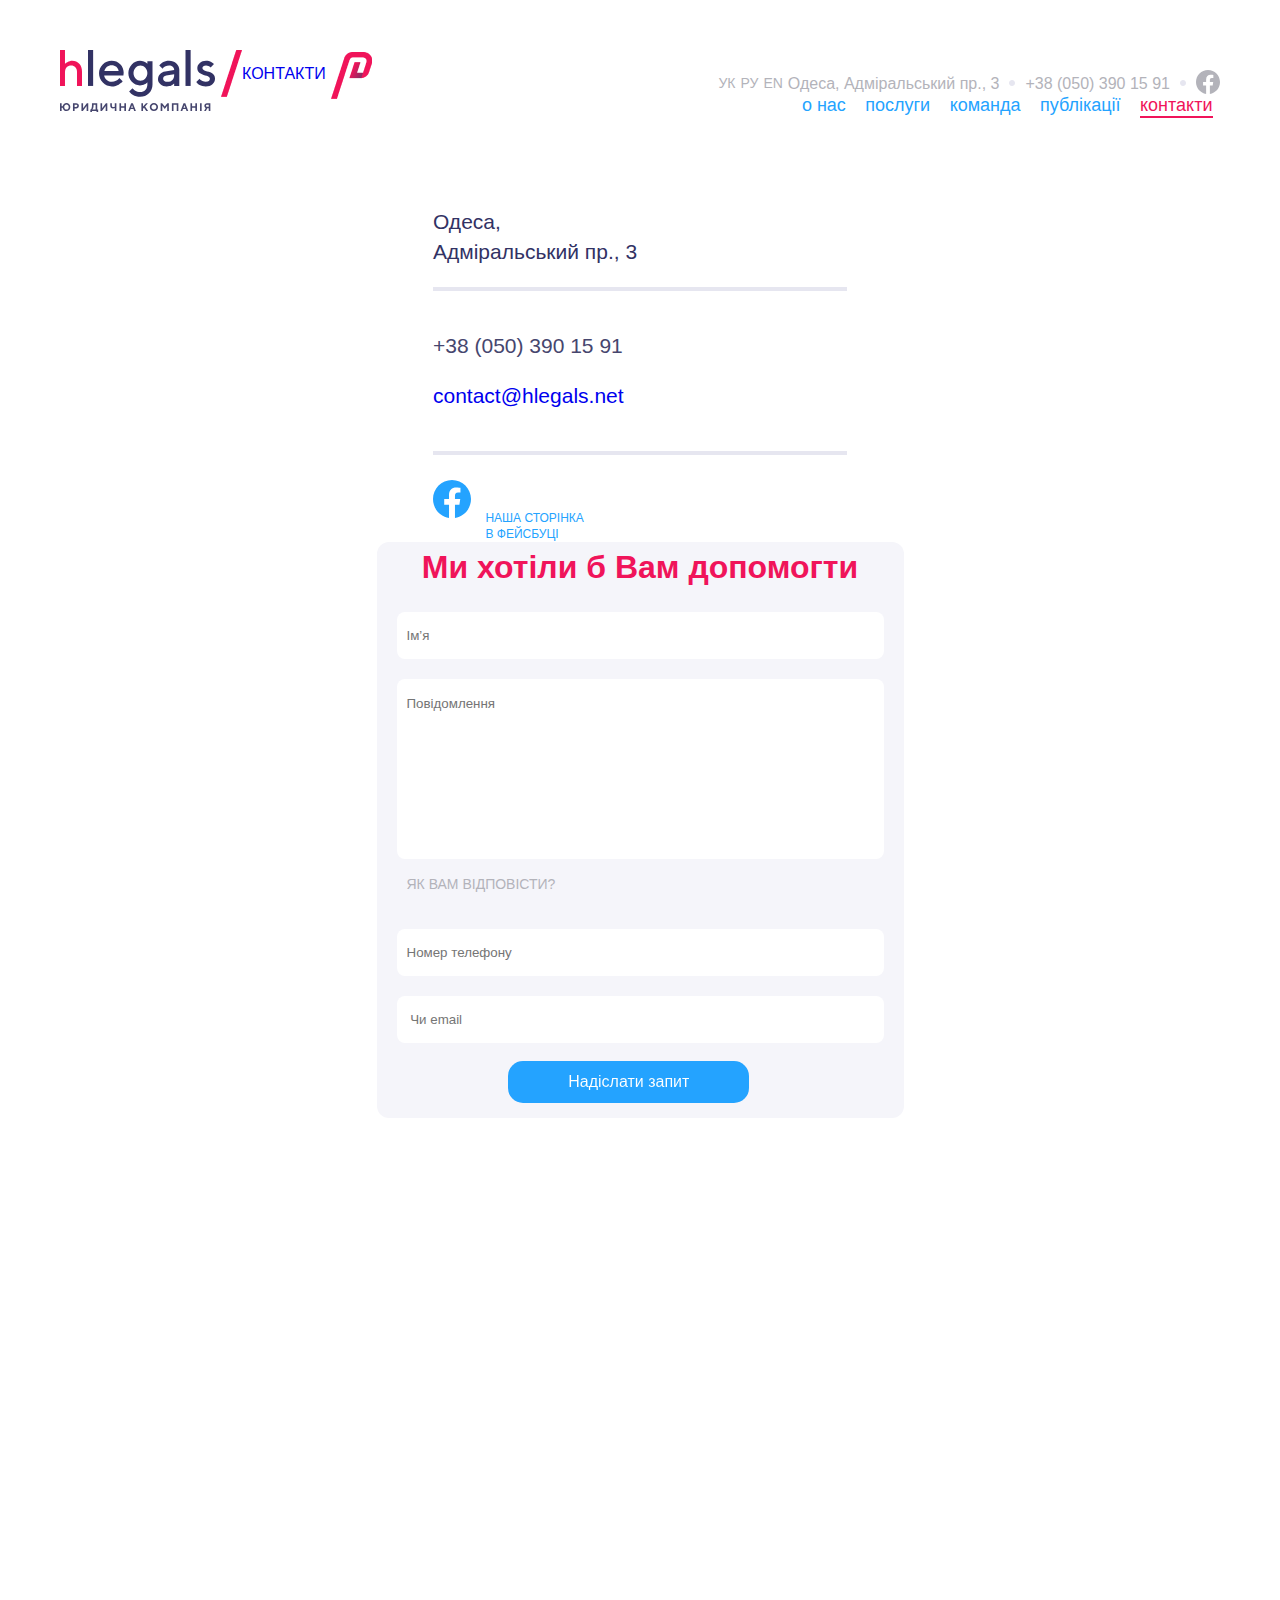
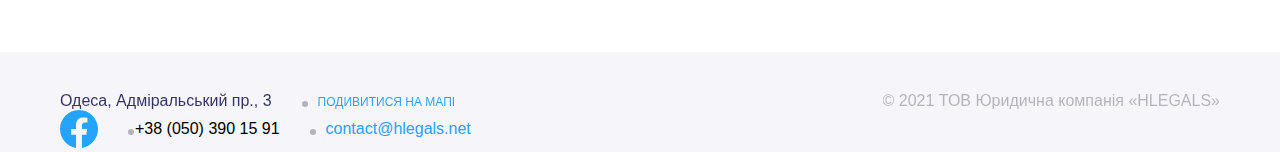
<file: pages/contact.html>
<!DOCTYPE html>
<html lang="en">

<head>
    <meta charset="UTF-8">
    <meta http-equiv="X-UA-Compatible" content="IE=edge">
    <meta name="viewport" content="width=device-width, initial-scale=1.0">
    <title>Contact</title>
    <link href="https://cdn.jsdelivr.net/npm/bootstrap@5.2.3/dist/css/bootstrap.min.css" rel="stylesheet"
        integrity="sha384-rbsA2VBKQhggwzxH7pPCaAqO46MgnOM80zW1RWuH61DGLwZJEdK2Kadq2F9CUG65" crossorigin="anonymous">
    <link rel="stylesheet" href="../css/style.css">
    <link rel="stylesheet" href="../css/media.css">
    <script defer src="https://cdn.jsdelivr.net/npm/bootstrap@5.2.3/dist/js/bootstrap.bundle.min.js"
        integrity="sha384-kenU1KFdBIe4zVF0s0G1M5b4hcpxyD9F7jL+jjXkk+Q2h455rYXK/7HAuoJl+0I4"
        crossorigin="anonymous"></script>
    <script defer src="../js/script.js"></script>
</head>

<body>
    <!-- Header -->
    <section class="about">
        <div class="haeder-menu">
            <div class="breadcrambs">
                <nav>
                    <ul>
                        <li class="breadcrambs-item"><a href="../index.html" class="breadcrambs-link"><img
                                    src="../image/Logo-M.svg" alt="" class="logo"></a></li>
                        <div class="link-15">
                            <li class="breadcrambs-item"><a href="#" class="breadcrambs-link-about">КОНТАКТИ</a></li>
                        </div>
                    </ul>
                </nav>
            </div>

            <div class="menu-rekvszit">
                <div class="uk active">
                    <a href="#" class="link-uk-about">УК</a>
                </div>
                <div class="ru">

                    <a href="#" class="link-ru-about">РУ</a>
                </div>
                <div class="en">
                    <a href="#" class="link-en-about">EN</a>
                </div>
                <div class="link-adr">
                    <a href="https://www.google.com/search?client=safari&rls=en&q=%D0%9E%D0%B4%D0%B5%D1%81%D0%B0%2C+%D0%90%D0%B4%D0%BC%D1%96%D1%80%D0%B0%D0%BB%D1%8C%D1%81%D1%8C%D0%BA%D0%B8%D0%B9+%D0%BF%D1%80.%2C+3&ie=UTF-8&oe=UTF-8"
                        class="link-adres-about">Одеса, Адміральський пр., 3</a>
                </div>
                <div class="krapka"><img src="../image/tochka.png" alt="tochka">
                </div>

                <form action="tel" class="tel-about"> +38 (050) 390 15 91</form>
                <div class="tochka2"><img src="../image/tochka.png" alt="tochka">
                </div>
                <div class="fecebook"><a
                        href="https://www.facebook.com/login/?next=https%3A%2F%2Fwww.facebook.com%2Fcampaign%2Flanding.php%3Fcampaign_id%3D1600506847%26extra_1%3Ds%257Cc%257C303881997266%257Ce%257C%25D1%2584%25D0%25B5%25D0%25B9%25D1%2581%25D0%25B1%25D1%2583%25D0%25BA%257C%26placement%26creative%3D303881997266%26keyword%3D%25D1%2584%25D0%25B5%25D0%25B9%25D1%2581%25D0%25B1%25D1%2583%25D0%25BA%26partner_id%3Dgooglesem%26extra_2%3Dcampaignid%253D1600506847%2526adgroupid%253D60825662376%2526matchtype%253De%2526network%253Dg%2526source%253Dnotmobile%2526search_or_content%253Ds%2526device%253Dc%2526devicemodel%253D%2526adposition%253D%2526target%253D%2526targetid%253Dkwd-300034615170%2526loc_physical_ms%253D1012852%2526loc_interest_ms%253D%2526feeditemid%253D%2526param1%253D%2526param2%253D%26gclid%3DCj0KCQiAyMKbBhD1ARIsANs7rEG1_Zf04H2yd9qLbk28rRuqwmEej1ZIqUfZY2FiHwHzyR5OObuk9osaAs4QEALw_wcB"><img
                            src="../image/Facebook — grey.svg" alt=""></a>
                </div>

                <nav class="menu-nav">
                    <div class="menu-burger active-burger">
                        <div></div>
                        <div></div>
                        <div></div>
                    </div>

                </nav>


            </div>


        </div>
        <!-- <div> -->
        <nav class="menu menu-list">
            <ul>
                <li class="menu-item"><a href="../pages/about.html">о нас</a></li>
                <li class="menu-item"><a href="../pages/services.html">послуги</a></li>
                <li class="menu-item"><a href="../pages/tiem.html">команда</a></li>
                <li class="menu-item"><a href="#">публікації</a></li>
                <li class="menu-item active"><a href="#">контакти</a></li>

            </ul>
        </nav>
    </section>
    <section class="content-contact">
        <div class="rekvizit-contact">
            <p>Одеса, <br> Адміральський пр., 3</p>
            <div class="line-6"></div>
            <form action="tel" class="tel-contact"> +38 (050) 390 15 91</form>
            <div class="email">
                <a href="mailto:contact@hlegals.net">contact@hlegals.net</a>
            </div>
            <div class="line-7"></div>
            <div class="facebook">
                <img src="../image/Facebook.svg" alt="Facebook">
                <a href="#">НАША СТОРІНКА <br> В ФЕЙСБУЦІ</a>
            </div>
        </div>
        <div class="form">
            <h2>Ми хотіли б Вам допомогти</h2>
            <form class="name-form">
                <input type="text" id="name" placeholder="Імʼя">
            </form>
            <form class="meseng-form">
                <input type="text" id="meseng" placeholder="Повідомлення">
            </form>
            <p>ЯК ВАМ ВІДПОВІСТИ?</p>
            <form class="tel-form">
                <input type="tel" id="tel-1" placeholder="Номер телефону">
            </form>
            <form class="email-form">
                <input type="email" id="email" placeholder=" Чи email">
            </form>

            <div class="pablic-5">

                <button class="button-2">
                    <a href="#">Надіслати запит</a>
                </button>
            </div>
        </div>
        
    </section>
    <div class="maps">
            <iframe
                src="https://www.google.com/maps/embed?pb=!1m18!1m12!1m3!1d2749.6384674723663!2d30.73794141595454!3d46.43604497912454!2m3!1f0!2f0!3f0!3m2!1i1024!2i768!4f13.1!3m3!1m2!1s0x40c63396894457b7%3A0x7f6c5236cbcb70c8!2z0JDQtNC80LjRgNCw0LvRjNGB0LrQuNC5INC_0YDQvtGB0L8uLCAzLCDQntC00LXRgdGB0LAsINCe0LTQtdGB0YHQutCw0Y8g0L7QsdC70LDRgdGC0YwsINCj0LrRgNCw0LjQvdCwLCA2NTAwMA!5e0!3m2!1sru!2sde!4v1671541169496!5m2!1sru!2sde"
                width="600" height="450" style="border:0;" allowfullscreen="" loading="lazy"
                referrerpolicy="no-referrer-when-downgrade"></iframe>
        </div>
        <section class="footer">
            
            <div class="rekviz">
                <div class="rekvezit-footer">
                    <p>Одеса, Адміральський пр., 3</p>
                    <div class="tochka-2"></div>
                    <div class="adres-1">
                        <a href="https://www.google.com/search?client=safari&rls=en&q=%D0%9E%D0%B4%D0%B5%D1%81%D0%B0%2C+%D0%90%D0%B4%D0%BC%D1%96%D1%80%D0%B0%D0%BB%D1%8C%D1%81%D1%8C%D0%BA%D0%B8%D0%B9+%D0%BF%D1%80.%2C+3&ie=UTF-8&oe=UTF-8"
                            class="link-adres-1">ПОДИВИТИСЯ НА МАПІ</a>
                    </div>
                </div>
                <div class="HLEGALS">
                    <p>© 2021 ТОВ Юридична компанія «HLEGALS»</p>
                </div>
            </div>
            </div>
            <div class="footer-and">
                <div class="facebook">
                    <img src="../image/Facebook.svg" alt="Facebook">
                </div>
                <div class="tochka-2"></div>
                <form action="tel" class="tel"> +38 (050) 390 15 91</form>
                <div class="tochka-2"></div>
                
                <div class="email">
                    <a href="mailto:contact@hlegals.net">contact@hlegals.net</a>
                </div>
            </div>
    
        </section>
</file>
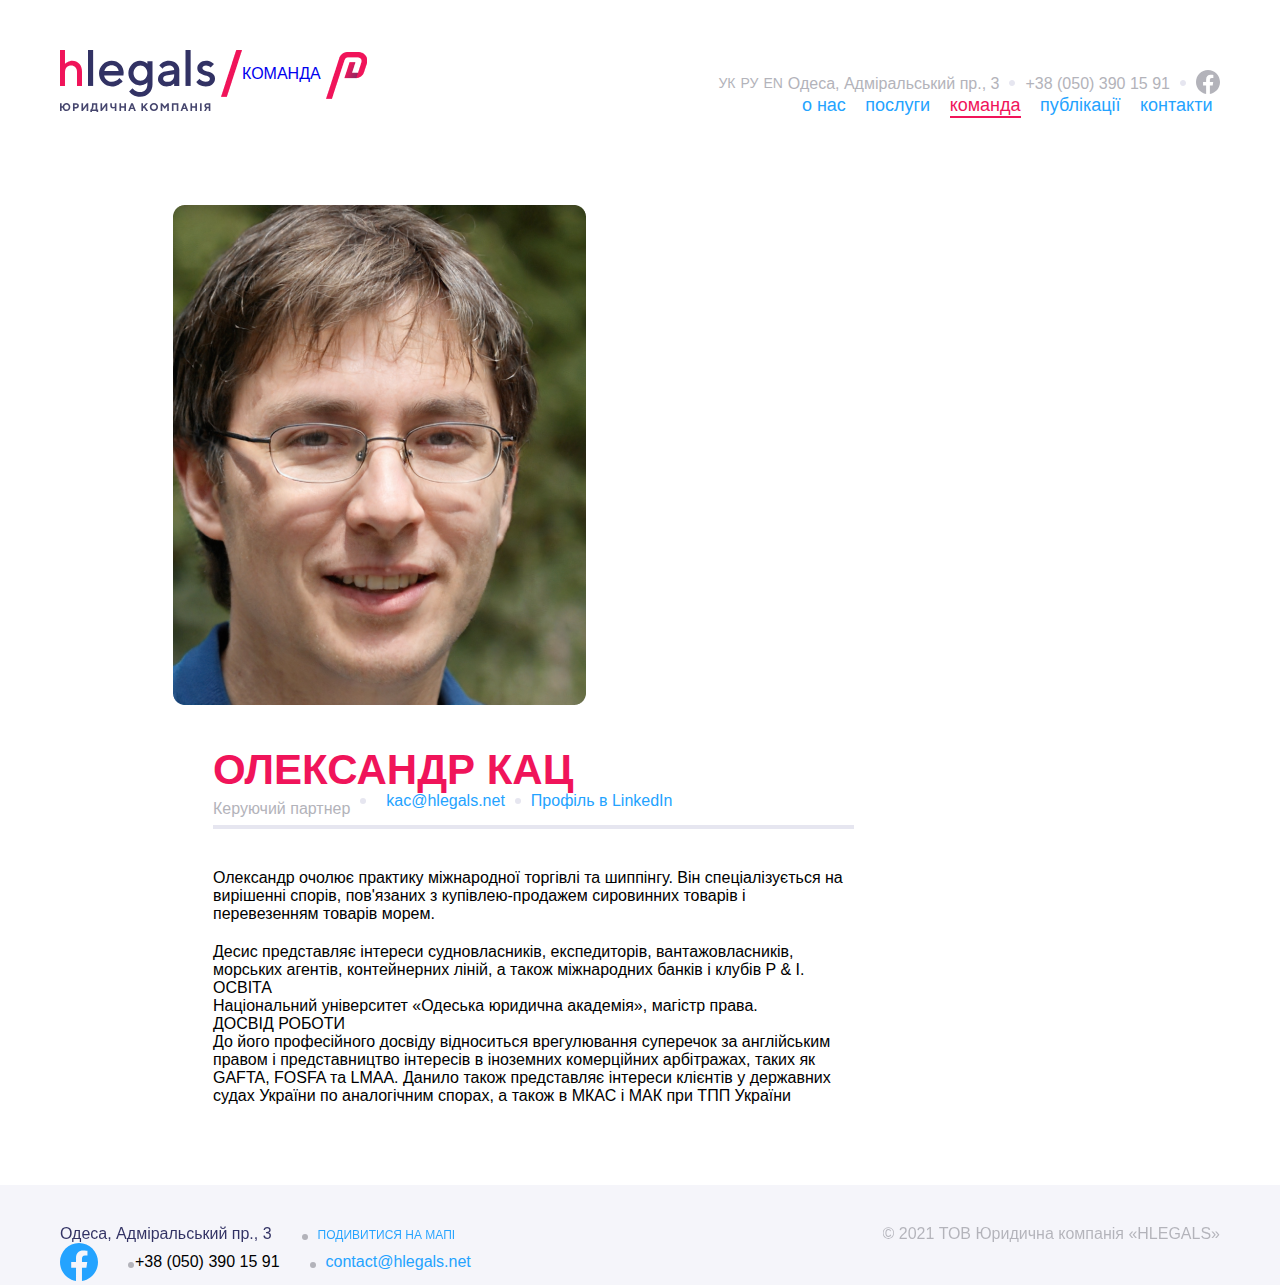
<file: pages/mamber.html>
<!DOCTYPE html>
<html lang="en">

<head>
    <meta charset="UTF-8">
    <meta http-equiv="X-UA-Compatible" content="IE=edge">
    <meta name="viewport" content="width=device-width, initial-scale=1.0">
    <title>member</title>
    <link href="https://cdn.jsdelivr.net/npm/bootstrap@5.2.3/dist/css/bootstrap.min.css" rel="stylesheet"
        integrity="sha384-rbsA2VBKQhggwzxH7pPCaAqO46MgnOM80zW1RWuH61DGLwZJEdK2Kadq2F9CUG65" crossorigin="anonymous">
    <link rel="stylesheet" href="../css/style.css">
    <link rel="stylesheet" href="../css/media.css">
    <script defer src="https://cdn.jsdelivr.net/npm/bootstrap@5.2.3/dist/js/bootstrap.bundle.min.js"
        integrity="sha384-kenU1KFdBIe4zVF0s0G1M5b4hcpxyD9F7jL+jjXkk+Q2h455rYXK/7HAuoJl+0I4"
        crossorigin="anonymous"></script>
    <script defer src="../js/script.js"></script>
</head>

<body>
    <!-- Header -->
    <section class="about">
        <div class="haeder-menu">
            <div class="breadcrambs">
                <nav>
                    <ul>
                        <li class="breadcrambs-item"><a href="../index.html" class="breadcrambs-link"><img
                                    src="../image/Logo-M.svg" alt="" class="logo"></a></li>
                        <div class="link-15">
                            <li class="breadcrambs-item"><a href="#" class="breadcrambs-link-about">КОМАНДА</a></li>
                        </div>
                    </ul>
                </nav>
            </div>

            <div class="menu-rekvszit">
                <div class="uk active">
                    <a href="#" class="link-uk-about">УК</a>
                </div>
                <div class="ru">

                    <a href="#" class="link-ru-about">РУ</a>
                </div>
                <div class="en">
                    <a href="#" class="link-en-about">EN</a>
                </div>
                <div class="link-adr">
                    <a href="https://www.google.com/search?client=safari&rls=en&q=%D0%9E%D0%B4%D0%B5%D1%81%D0%B0%2C+%D0%90%D0%B4%D0%BC%D1%96%D1%80%D0%B0%D0%BB%D1%8C%D1%81%D1%8C%D0%BA%D0%B8%D0%B9+%D0%BF%D1%80.%2C+3&ie=UTF-8&oe=UTF-8"
                        class="link-adres-about">Одеса, Адміральський пр., 3</a>
                </div>
                <div class="krapka"><img src="../image/tochka.png" alt="tochka">
                </div>

                <form action="tel" class="tel-about"> +38 (050) 390 15 91</form>
                <div class="tochka2"><img src="../image/tochka.png" alt="tochka">
                </div>
                <div class="fecebook"><a
                        href="https://www.facebook.com/login/?next=https%3A%2F%2Fwww.facebook.com%2Fcampaign%2Flanding.php%3Fcampaign_id%3D1600506847%26extra_1%3Ds%257Cc%257C303881997266%257Ce%257C%25D1%2584%25D0%25B5%25D0%25B9%25D1%2581%25D0%25B1%25D1%2583%25D0%25BA%257C%26placement%26creative%3D303881997266%26keyword%3D%25D1%2584%25D0%25B5%25D0%25B9%25D1%2581%25D0%25B1%25D1%2583%25D0%25BA%26partner_id%3Dgooglesem%26extra_2%3Dcampaignid%253D1600506847%2526adgroupid%253D60825662376%2526matchtype%253De%2526network%253Dg%2526source%253Dnotmobile%2526search_or_content%253Ds%2526device%253Dc%2526devicemodel%253D%2526adposition%253D%2526target%253D%2526targetid%253Dkwd-300034615170%2526loc_physical_ms%253D1012852%2526loc_interest_ms%253D%2526feeditemid%253D%2526param1%253D%2526param2%253D%26gclid%3DCj0KCQiAyMKbBhD1ARIsANs7rEG1_Zf04H2yd9qLbk28rRuqwmEej1ZIqUfZY2FiHwHzyR5OObuk9osaAs4QEALw_wcB"><img
                            src="../image/Facebook — grey.svg" alt=""></a>
                </div>

                <nav class="menu-nav">
                    <div class="menu-burger ">
                        <div></div>
                        <div></div>
                        <div></div>
                    </div>

                </nav>


            </div>


        </div>
        <!-- <div> -->
        <nav class="menu active-list">
            <ul>
                <li class="menu-item"><a href="../pages/about.html">о нас</a></li>
                <li class="menu-item "><a href="../pages/services.html">послуги</a></li>
                <li class="menu-item active"><a href="#">команда</a></li>
                <li class="menu-item"><a href="#">публікації</a></li>
                <li class="menu-item"><a href="../pages/contact.html">контакти</a></li>

            </ul>
        </nav>
    </section>
    <section class="mamber">
        <div class="photo-a">
            <img src="../image/Photo.png" alt="Photo">
        </div>
        <div class="txt">
            <h2>ОЛЕКСАНДР КАЦ</h2>
            <div class="partner">
                <div class="keriv">
                    <p>Керуючий партнер</p>
                </div>
                <div class="tochka"></div>

                <div class="email-1">
                    <a href="mailto:kac@hlegals.net">kac@hlegals.net</a>
                </div>
                <div class="tochka"></div>
                <div class="linke">
                    <a href="/">Профіль в LinkedIn</a>
                </div>
            </div>
            <div class="line-5"></div>
            <div class="txt-1">
                <p>Олександр очолює практику міжнародної торгівлі та шиппінгу. Він спеціалізується на вирішенні спорів,
                    пов'язаних з купівлею-продажем сировинних товарів і перевезенням товарів морем.</p>
            </div>
            <div class="txt-2">
                <p>Десис представляє інтереси судновласників, експедиторів, вантажовласників, морських агентів,
                    контейнерних ліній, а також міжнародних банків і клубів P & I.</p>
            </div>
            <div class="txt-3">
                <p>ОСВІТА</p>
            </div>
            <div class="txt-4">
                <p>Національний університет «Одеська юридична академія», магістр права.</p>
                <div class="txt-5">
                    <p>ДОСВІД РОБОТИ</p>
                </div>
                <div class="txt-6">
                    <p>До його професійного досвіду відноситься врегулювання суперечок за англійським правом і
                        представництво інтересів в іноземних комерційних арбітражах, таких як GAFTA, FOSFA та LMAA.
                        Данило також представляє інтереси клієнтів у державних судах України по аналогічним спорах, а
                        також в МКАС і МАК при ТПП України</p>
                </div>
            </div>
        </div>
    </section>
    <section class="footer">
    
        <div class="rekviz">
            <div class="rekvezit-footer">
                <p>Одеса, Адміральський пр., 3</p>
                <div class="tochka-2"></div>
                <div class="adres-1">
                    <a href="https://www.google.com/search?client=safari&rls=en&q=%D0%9E%D0%B4%D0%B5%D1%81%D0%B0%2C+%D0%90%D0%B4%D0%BC%D1%96%D1%80%D0%B0%D0%BB%D1%8C%D1%81%D1%8C%D0%BA%D0%B8%D0%B9+%D0%BF%D1%80.%2C+3&ie=UTF-8&oe=UTF-8"
                        class="link-adres-1">ПОДИВИТИСЯ НА МАПІ</a>
                </div>
            </div>
            <div class="HLEGALS">
                <p>© 2021 ТОВ Юридична компанія «HLEGALS»</p>
            </div>
        </div>
        </div>
        <div class="footer-and">
            <div class="facebook">
                <img src="../image/Facebook.svg" alt="Facebook">
            </div>
            <div class="tochka-2"></div>
            <form action="tel" class="tel"> +38 (050) 390 15 91</form>
            <div class="tochka-2"></div>
    
            <div class="email">
                <a href="mailto:contact@hlegals.net">contact@hlegals.net</a>
            </div>
        </div>
    
    </section>
    
    </body>
    </html>
</file>
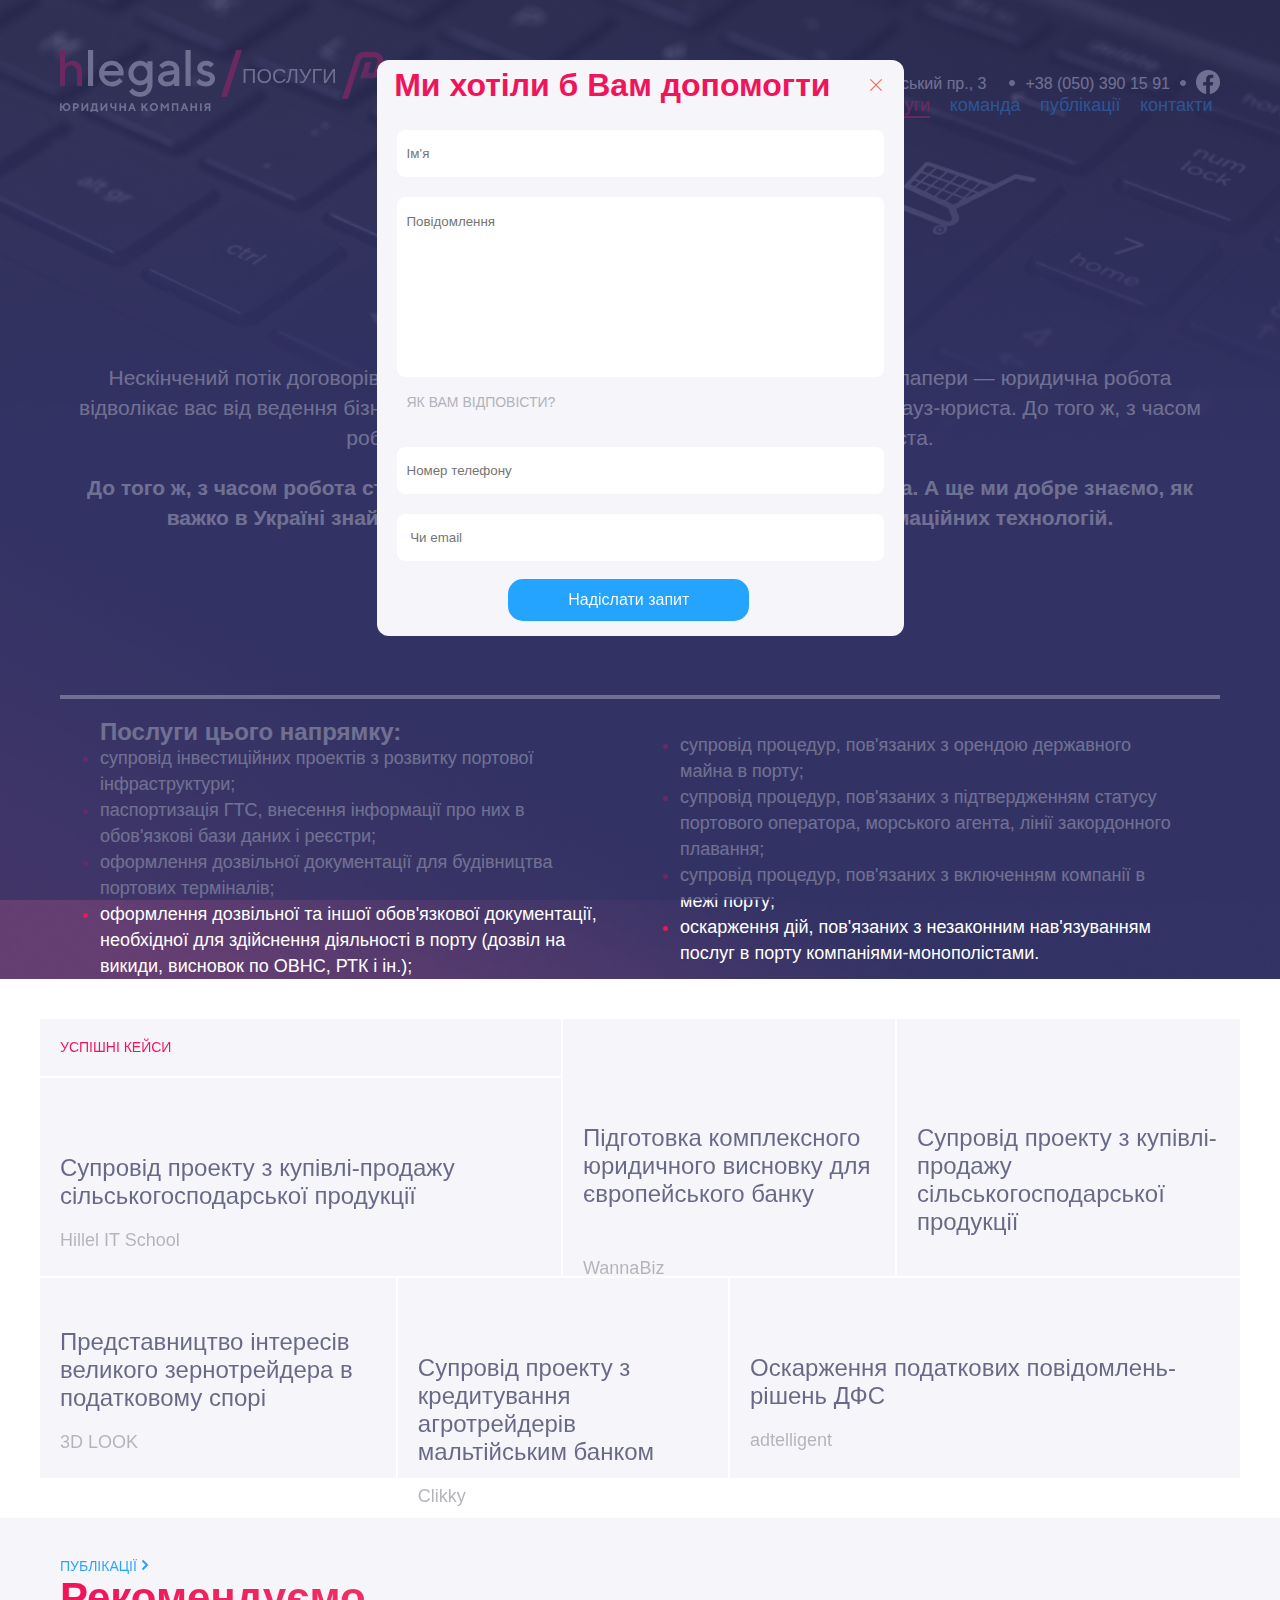
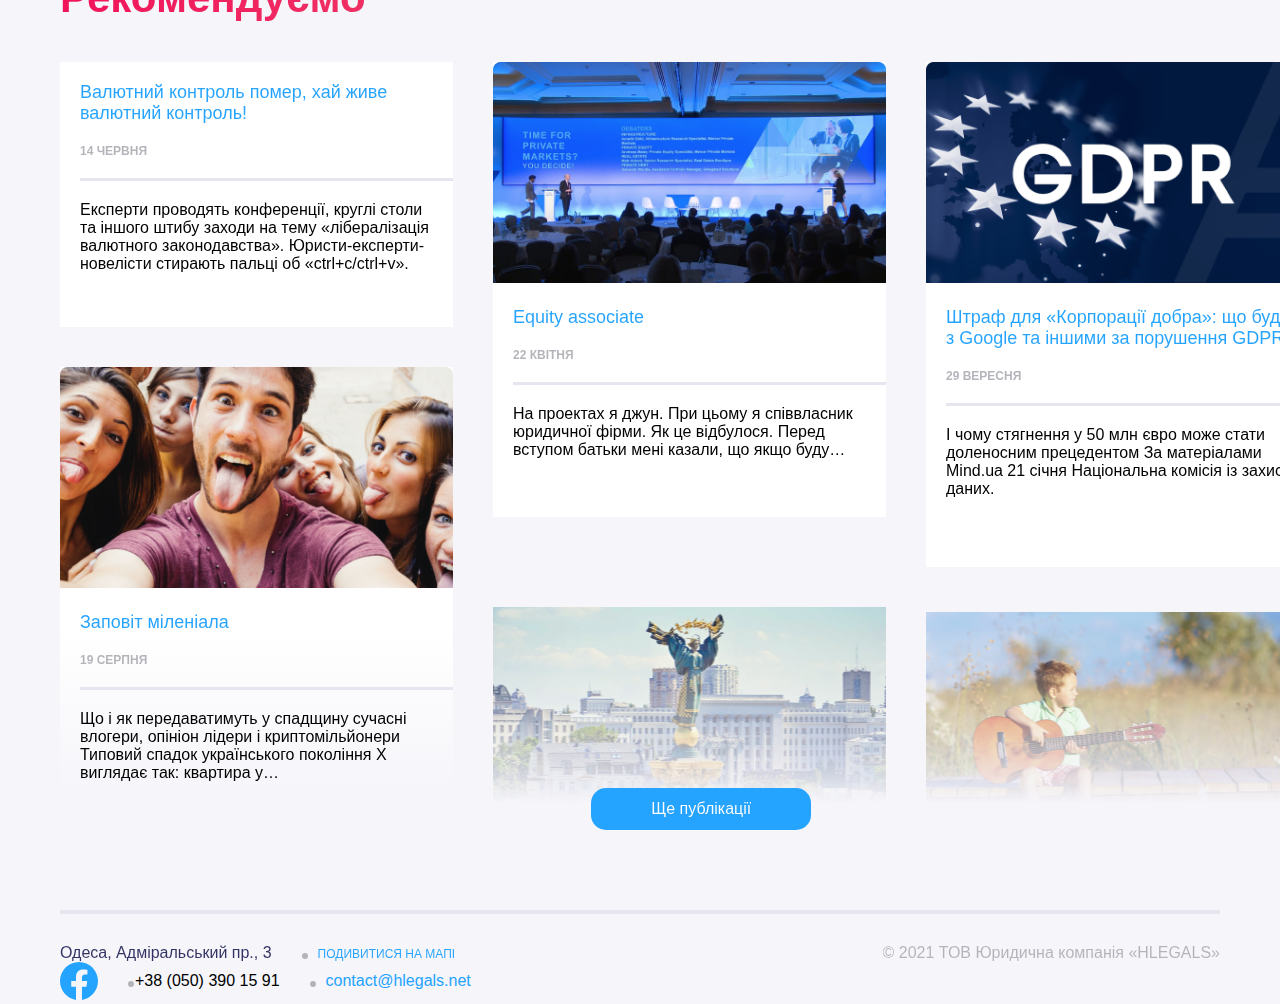
<file: pages/serveces-page.html>
<!DOCTYPE html>
<html lang="en">

<head>
    <meta charset="UTF-8">
    <meta http-equiv="X-UA-Compatible" content="IE=edge">
    <meta name="viewport" content="width=device-width, initial-scale=1.0">
    <title>services-page</title>

    <link rel="stylesheet" href="../css/style.css">
    <link rel="stylesheet" href="../css/media.css">
    <script defer src="../js/modal.js"></script>



</head>

<body>
    <!-- Header -->
    <section class="services-page">
        <div class="haeder-menu">
            <div class="breadcrambs">
                <nav>
                    <ul>
                        <li class="breadcrambs-item"><a href="../index.html" class="breadcrambs-link"><img
                                    src="../image/Logo Min.svg" alt="" class="logo"></a></li>
                        <div class="link-15">
                            <li class="breadcrambs-item"><a href="#" class="breadcrambs-link">ПОСЛУГИ</a></li>
                        </div>
                    </ul>
                </nav>
            </div>

            <div class="menu-rekvszit">
                <div class="uk active">
                    <a href="#" class="link-uk">УК</a>
                </div>
                <div class="ru">

                    <a href="#" class="link-ru">РУ</a>
                </div>
                <div class="en">
                    <a href="#" class="link-en">EN</a>
                </div>
                <div class="link-adr">
                    <a href="https://www.google.com/search?client=safari&rls=en&q=%D0%9E%D0%B4%D0%B5%D1%81%D0%B0%2C+%D0%90%D0%B4%D0%BC%D1%96%D1%80%D0%B0%D0%BB%D1%8C%D1%81%D1%8C%D0%BA%D0%B8%D0%B9+%D0%BF%D1%80.%2C+3&ie=UTF-8&oe=UTF-8"
                        class="link-adres">Одеса, Адміральський пр., 3</a>
                </div>
                <div class="krapka"><img src="../image/tochka.png" alt="tochka">
                </div>

                <form action="tel" class="tel"> +38 (050) 390 15 91</form>
                <div class="tochka2"><img src="../image/tochka.png" alt="tochka">
                </div>
                <div class="fecebook"><a
                        href="https://www.facebook.com/login/?next=https%3A%2F%2Fwww.facebook.com%2Fcampaign%2Flanding.php%3Fcampaign_id%3D1600506847%26extra_1%3Ds%257Cc%257C303881997266%257Ce%257C%25D1%2584%25D0%25B5%25D0%25B9%25D1%2581%25D0%25B1%25D1%2583%25D0%25BA%257C%26placement%26creative%3D303881997266%26keyword%3D%25D1%2584%25D0%25B5%25D0%25B9%25D1%2581%25D0%25B1%25D1%2583%25D0%25BA%26partner_id%3Dgooglesem%26extra_2%3Dcampaignid%253D1600506847%2526adgroupid%253D60825662376%2526matchtype%253De%2526network%253Dg%2526source%253Dnotmobile%2526search_or_content%253Ds%2526device%253Dc%2526devicemodel%253D%2526adposition%253D%2526target%253D%2526targetid%253Dkwd-300034615170%2526loc_physical_ms%253D1012852%2526loc_interest_ms%253D%2526feeditemid%253D%2526param1%253D%2526param2%253D%26gclid%3DCj0KCQiAyMKbBhD1ARIsANs7rEG1_Zf04H2yd9qLbk28rRuqwmEej1ZIqUfZY2FiHwHzyR5OObuk9osaAs4QEALw_wcB"><img
                            src="../image/Facebook.png" alt=""></a>
                </div>

                <nav class="menu-nav">
                    <div class="menu-burger active-burger">
                        <div></div>
                        <div></div>
                        <div></div>
                    </div>

                </nav>


            </div>


        </div>
        <div>
            <nav class="menu  active-list">
                <ul>
                    <li class="menu-item"><a href="../pages/about.html">о нас</a></li>
                    <li class="menu-item active"><a href="#">послуги</a></li>
                    <li class="menu-item"><a href="../pages/tiem.html">команда</a></li>
                    <li class="menu-item"><a href="#">публікації</a></li>
                    <li class="menu-item"><a href="../pages/contact.html">контакти</a></li>

                </ul>
            </nav>
        </div>
        <div class="serv-page">
            <div class="img-txt">
                <img src="../image/it.png" alt="it">


                <h1>IT та електронна комеція</h1>
            </div>

            <div class="page-content">
                <p> Нескінчений потік договорів, податкові питання, трудові відносини, корпоративні папери —
                    юридична
                    робота відволікає вас від ведення бізнесу. Але роботи не так вже й багато, щоб наймати
                    інхауз-юриста. До того ж, з часом робота стане однотипною і нецікавою для штатного юриста.</p>
                <h2>До того ж, з часом робота стане однотипною і нецікавою для штатного юриста. А ще ми добре
                    знаємо, як
                    важко в Україні знайти хорошого кандидата з досвідом у сфері інформаційних технологій.</h2>

<button id="show-modal" class="knop">
            <a href="#">Бузкоштовна консультація</a>
        </button>
    
            </div>

        </div>

        
        <div class="line-serv">
            
        </div>
        <div class="list-3">
            <div class="list-1">
                <h3>Послуги цього напрямку:</h3>
                <ul class="disc">

                    <li>супровід інвестиційних проектів з розвитку портової інфраструктури;</li>
                    <li>паспортизація ГТС, внесення інформації про них в обов'язкові бази даних і реєстри;</li>
                    <li>оформлення дозвільної документації для будівництва портових терміналів;</li>
                    <li>оформлення дозвільної та іншої обов'язкової документації, необхідної для здійснення діяльності в
                        порту (дозвіл на викиди, висновок по ОВНС, РТК і ін.);</li>

                </ul>
            </div>
            <div class="list-2">
                <ul class="disc-2">

                    <li>супровід процедур, пов'язаних з орендою державного майна в порту;</li>
                    <li>супровід процедур, пов'язаних з підтвердженням статусу портового оператора, морського агента,
                        лінії закордонного плавання;</li>
                    <li>супровід процедур, пов'язаних з включенням компанії в межі порту;</li>
                    <li>оскарження дій, пов'язаних з незаконним нав'язуванням послуг в порту компаніями-монополістами.
                    </li>

                </ul>
            </div>
        </div>
        <div class="modal">
                <div class="form">
            <div class="modal__content">

                    <h2>Ми хотіли б Вам допомогти</h2>
                <button class="modal__close-button"><img src="../image/Close.svg" width="20" alt="" class="img_btn"></button>

            </div>
                    <form class="name-form">
                        <input type="text" id="name" placeholder="Імʼя">
                    </form>
                    <form class="meseng-form">
                        <input type="text" id="meseng" placeholder="Повідомлення">
                    </form>
                    <p>ЯК ВАМ ВІДПОВІСТИ?</p>
                    <form class="tel-form">
                        <input type="tel" id="tel-1" placeholder="Номер телефону">
                    </form>
                    <form class="email-form">
                        <input type="email" id="email" placeholder=" Чи email">
                    </form>
    
                    <div class="pablic-5">
    
                        <button class="button-2">
                            <a href="#">Надіслати запит</a>
                        </button>
                    </div>
                </div>
            <!-- </div> -->
        </div>


    </section>
    <section class="grid">
        <div class="case">
            <div class="cell">
                <p class="cell-red">УСПІШНІ КЕЙСИ</p>
            </div>

            <div class="cell">
                <div class="cell-txt-2">
                    <p>Підготовка комплексного юридичного висновку для європейського банку</p>
                </div>
                <div class="cell-txt-13">
                    <p>WannaBiz</p>
                </div>
            </div>

            <div class="cell">
                <div class="cell-txt-3">
                    <p>Супровід проекту з купівлі-продажу сільськогосподарської продукції</p>
                </div>
                <div class="cell-txt-13">
                    <p>tapgerine</p>
                </div>
            </div>

            <div class="cell">
                <div class="cell-txt-4">
                    <p>Супровід проекту з купівлі-продажу сільськогосподарської продукції</p>
                </div>
                <div class="cell-txt-1">
                    <p>Hillel IT School</p>
                </div>
            </div>

            <div class="cell">
                <div class="cell-txt-5">
                    <p>Представництво інтересів великого зернотрейдера в податковому спорі</p>
                </div>
                <div class="cell-txt-1">
                    <p>3D LOOK</p>
                </div>
            </div>


            <div class="cell">
                <div class="cell-txt-6">
                    <p>Оскарження податкових повідомлень-рішень ДФС</p>
                </div>
                <div class="cell-txt-12">
                    <p>adtelligent</p>
                </div>
            </div>

            <div class="cell">
                <div class="cell-txt-7">
                    <p>Супровід проекту з кредитування агротрейдерів мальтійським банком</p>
                </div>
                <div class="cell-txt-1">
                    <p>Clikky</p>
                </div>
            </div>

        </div>
        </div>
    </section>

    
        <!-- </div> -->
        <!-- <div class="group-1"> -->

        
    <section class="history">
        <div class="publish">
            <a href="/">ПУБЛІКАЦІЇ</a>
            <a href="/"><img src="../image/Vector 2.svg" alt=""></a>
        </div>
        <!--  -->
        <h2>Рекомендуємо</h2>
        <div class="pablic">
            <div class="pablic-1">
                <p>Валютний контроль помер, хай живе <br> валютний контроль!</p>
                <h5>14 ЧЕРВНЯ</h5>
                <div class="line"></div>
                <p class="txt-p">Експерти проводять конференції, круглі столи та іншого штибу заходи на тему
                    «лібералізація валютного законодавства». Юристи-експерти-новелісти стирають пальці об
                    «ctrl+c/ctrl+v».</p>
            </div>
            <div class="pablic-2">
                <div class="img-1">
                    <img src="../image/image.png" alt="image">
                </div>
                <p>Equity associate</p>
                <h5>22 КВІТНЯ</h5>
                <div class="line"></div>
                <p class="txt-p">На проектах я джун. При цьому я співвласник юридичної фірми. Як це відбулося. Перед
                    вступом батьки мені казали, що якщо буду…</p>
            </div>
            <div class="pablic-3">
                <div class="img-1">
                    <img src="../image/image-1.png" alt="image">
                </div>
                <p>Штраф для «Корпорації добра»: що буде з Google та іншими за порушення GDPR</p>
                <h5>29 ВЕРЕСНЯ</h5>
                <div class="line"></div>
                <p class="txt-p">І чому стягнення у 50 млн євро може стати доленосним прецедентом За матеріалами Mind.ua
                    21 січня Національна комісія із захисту даних.</p>
            </div>
            <div class="pablic-4">
                <div class="img-1">
                    <img src="../image/image-2.png" alt="image">
                </div>
                <p>Заповіт міленіала</p>
                <h5>19 СЕРПНЯ</h5>
                <div class="line"></div>
                <p class="txt-p">Що і як передаватимуть у спадщину сучасні влогери, опініон лідери і криптомільйонери
                    Типовий спадок українського покоління Х виглядає так: квартира у…</p>
            </div>
            <div class="pablic-5">
                <!-- <div class="img-1"> -->
                <!-- <img src="./image/image-3.png" alt="image"> -->
                <!-- </div> -->
                <button class="but-1">
                    <a href="#">Ще публікації</a>
                </button>
            </div>
            <div class="pablic-6">

                <!-- <div class="img-1">
                    <img src="./image/image-4.png" alt="image">
                </div> -->
            </div>
    </section>
    <section class="footer">
        <div class="line-6"></div>
        <div class="rekviz">
            <div class="rekvezit-footer">
                <p>Одеса, Адміральський пр., 3</p>
                <div class="tochka-2"></div>
                <div class="adres-1">
                    <a href="https://www.google.com/search?client=safari&rls=en&q=%D0%9E%D0%B4%D0%B5%D1%81%D0%B0%2C+%D0%90%D0%B4%D0%BC%D1%96%D1%80%D0%B0%D0%BB%D1%8C%D1%81%D1%8C%D0%BA%D0%B8%D0%B9+%D0%BF%D1%80.%2C+3&ie=UTF-8&oe=UTF-8"
                        class="link-adres-1">ПОДИВИТИСЯ НА МАПІ</a>
                </div>
            </div>
            <div class="HLEGALS">
                <p>© 2021 ТОВ Юридична компанія «HLEGALS»</p>
            </div>
        </div>
        </div>
        <div class="footer-and">
            <div class="facebook">
                <img src="../image/Facebook.svg" alt="Facebook">
            </div>
            <div class="tochka-2"></div>
            <form action="tel" class="tel"> +38 (050) 390 15 91</form>
            <div class="tochka-2"></div>

            <div class="email">
                <a href="mailto:contact@hlegals.net">contact@hlegals.net</a>
            </div>
        </div>

    </section>
    <script src="https://ajax.googleapis.com/ajax/libs/jquery/3.5.1/jquery.min.js"></script>
    <script defer src="../js/script.js"></script>

</body>

</html>
</file>
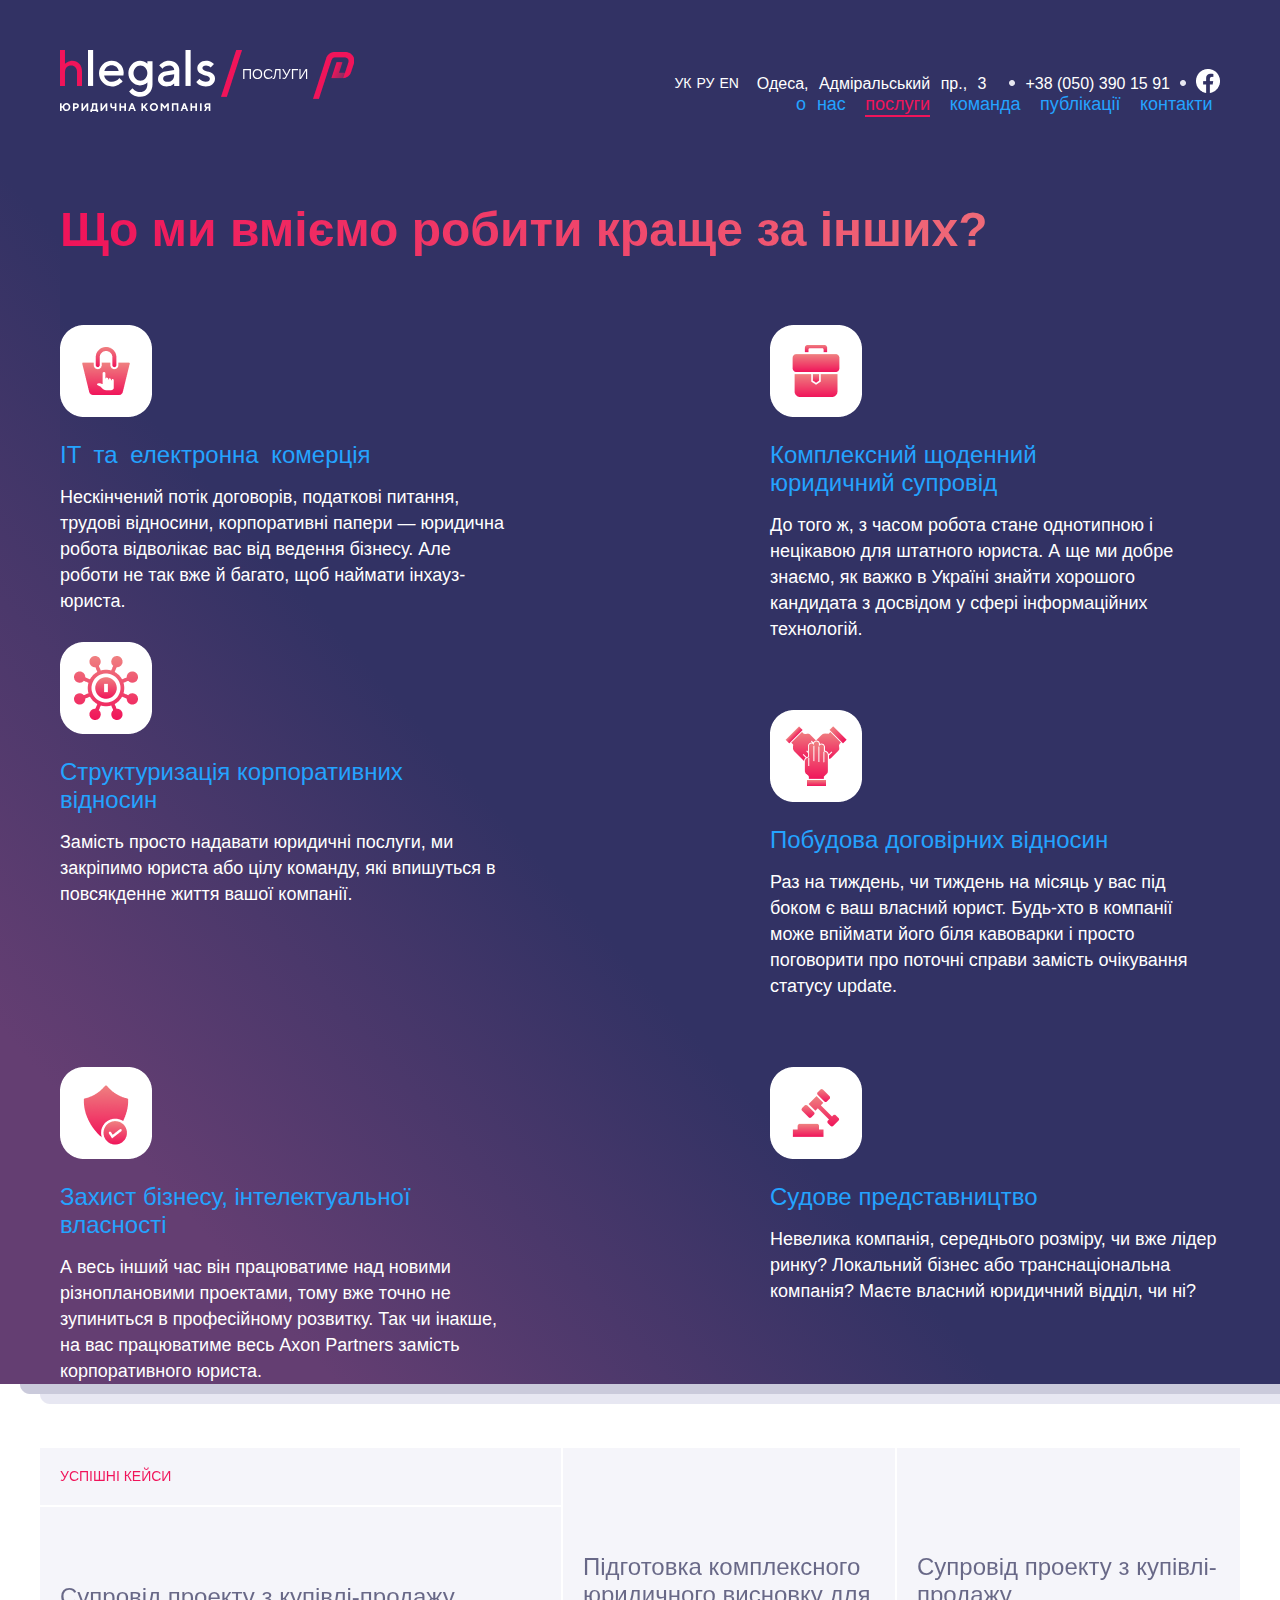
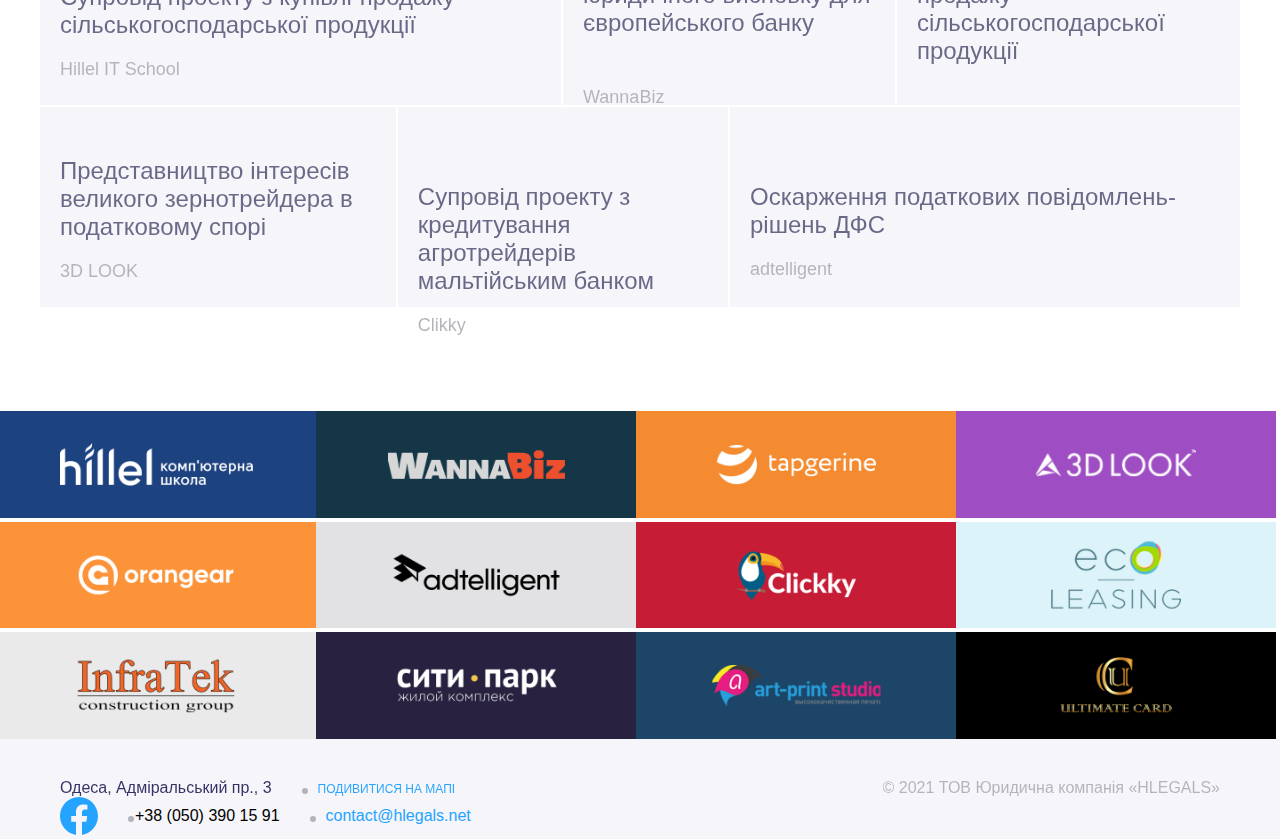
<file: pages/services.html>
<!DOCTYPE html>
<html lang="en">

<head>
    <meta charset="UTF-8">
    <meta http-equiv="X-UA-Compatible" content="IE=edge">
    <meta name="viewport" content="width=device-width, initial-scale=1.0">
    <title>services</title>
    <link href="https://cdn.jsdelivr.net/npm/bootstrap@5.2.3/dist/css/bootstrap.min.css" rel="stylesheet"
        integrity="sha384-rbsA2VBKQhggwzxH7pPCaAqO46MgnOM80zW1RWuH61DGLwZJEdK2Kadq2F9CUG65" crossorigin="anonymous">
    <link rel="stylesheet" href="../css/style.css">
    <link rel="stylesheet" href="../css/media.css">


    <script defer src="https://cdn.jsdelivr.net/npm/bootstrap@5.2.3/dist/js/bootstrap.bundle.min.js"
        integrity="sha384-kenU1KFdBIe4zVF0s0G1M5b4hcpxyD9F7jL+jjXkk+Q2h455rYXK/7HAuoJl+0I4"
        crossorigin="anonymous"></script>
    <script defer src="../js/script.js"></script>
</head>

<body>
    <!-- Header -->
    <section class="services">
        <div class="haeder-menu">
            <div class="breadcrambs">
                <nav>
                <ul>
                    <li class="breadcrambs-item"><a href="../index.html" class="breadcrambs-link"><img src="../image/Logo Min.svg" alt="" class="logo"></a></li>
                    <div class="link-15">
                    <li class="breadcrambs-item"><a href="#" class="breadcrambs-link">ПОСЛУГИ</a></li>
</div>
                </ul>
            </nav>
            </div>
            
            <div class="menu-rekvszit">
                <div class="uk active">
                    <a href="#" class="link-uk">УК</a>
                </div>
                <div class="ru">

                    <a href="#" class="link-ru">РУ</a>
                </div>
                <div class="en">
                    <a href="#" class="link-en">EN</a>
                </div>
                <div class="link-adr">
                    <a href="https://www.google.com/search?client=safari&rls=en&q=%D0%9E%D0%B4%D0%B5%D1%81%D0%B0%2C+%D0%90%D0%B4%D0%BC%D1%96%D1%80%D0%B0%D0%BB%D1%8C%D1%81%D1%8C%D0%BA%D0%B8%D0%B9+%D0%BF%D1%80.%2C+3&ie=UTF-8&oe=UTF-8"
                        class="link-adres">Одеса, Адміральський пр., 3</a>
                </div>
                <div class="krapka"><img src="../image/tochka.png" alt="tochka">
                </div>

                <form action="tel" class="tel"> +38 (050) 390 15 91</form>
                <div class="tochka2"><img src="../image/tochka.png" alt="tochka">
                </div>
                <div class="fecebook"><a
                        href="https://www.facebook.com/login/?next=https%3A%2F%2Fwww.facebook.com%2Fcampaign%2Flanding.php%3Fcampaign_id%3D1600506847%26extra_1%3Ds%257Cc%257C303881997266%257Ce%257C%25D1%2584%25D0%25B5%25D0%25B9%25D1%2581%25D0%25B1%25D1%2583%25D0%25BA%257C%26placement%26creative%3D303881997266%26keyword%3D%25D1%2584%25D0%25B5%25D0%25B9%25D1%2581%25D0%25B1%25D1%2583%25D0%25BA%26partner_id%3Dgooglesem%26extra_2%3Dcampaignid%253D1600506847%2526adgroupid%253D60825662376%2526matchtype%253De%2526network%253Dg%2526source%253Dnotmobile%2526search_or_content%253Ds%2526device%253Dc%2526devicemodel%253D%2526adposition%253D%2526target%253D%2526targetid%253Dkwd-300034615170%2526loc_physical_ms%253D1012852%2526loc_interest_ms%253D%2526feeditemid%253D%2526param1%253D%2526param2%253D%26gclid%3DCj0KCQiAyMKbBhD1ARIsANs7rEG1_Zf04H2yd9qLbk28rRuqwmEej1ZIqUfZY2FiHwHzyR5OObuk9osaAs4QEALw_wcB"><img
                            src="../image/Facebook.png" alt=""></a>
                </div>

                <nav class="menu-nav">
                    <div class="menu-burger">
                        <div></div>
                        <div></div>
                        <div></div>
                    </div>

                </nav>


            </div>


        </div>
        <!-- <div> -->
        <nav class="menu">
            <ul>
                <li class="menu-item"><a href="../pages/about.html">о нас</a></li>
                <li class="menu-item active"><a href="#">послуги</a></li>
                <li class="menu-item"><a href="../pages/tiem.html">команда</a></li>
                <li class="menu-item"><a href="#">публікації</a></li>
                <li class="menu-item"><a href="../pages/contact.html">контакти</a></li>

            </ul>
        </nav>

        <div class="section-serv">

            <div class="work">
                <h2> Що ми вміємо робити краще за інших?</h2>
            </div>
            <div class="reklama-serv">
                <div class="it">
                    <a href="../pages/serveces-page.html"><img src="../image/it.png" alt="it"></a>
                    
                    <div class="it-txt">
                        <a href="../pages/serveces-page.html">IT та електронна комерція</a>
                        <!-- <p></p> -->
                    </div>
                    <div class="it-txt-2">
                        <p>Нескінчений потік договорів, податкові питання, трудові відносини, корпоративні папери —
                            юридична робота відволікає вас від ведення бізнесу. Але роботи не так вже й багато, щоб
                            наймати
                            інхауз-юриста.</p>
                    </div>
                </div>

                <div class="escort">
                    <img src="../image/escort.png" alt="it">
                    <div class="it-txt">
                        <p>Комплексний щоденний <br>
                            юридичний супровід</p>
                    </div>
                    <div class="it-txt-2">
                        <p>До того ж, з часом робота стане однотипною і нецікавою для штатного юриста. А ще ми добре
                            знаємо,
                            як важко в Україні знайти хорошого кандидата з досвідом у сфері інформаційних технологій.
                        </p>
                    </div>
                </div>

                <div class="relation">
                    <img src="../image/relation.png" alt="it">
                    <div class="it-txt">
                        <p>Структуризація корпоративних <br> відносин</p>
                    </div>
                    <div class="it-txt-2">
                        <p>Замість просто надавати юридичні послуги, ми закріпимо юриста або цілу команду, які впишуться
                            в
                            повсякденне життя вашої компанії. </p>
                    </div>
                </div>

                <div class="contract">
                    <img src="../image/contract.png" alt="it">
                    <div class="it-txt">
                        <p>Побудовa договірних відносин</p>
                    </div>
                    <div class="it-txt-2">
                        <p>Раз на тиждень, чи тиждень на місяць у вас під боком є ваш власний юрист. Будь-хто в компанії
                            може впіймати його біля кавоварки і просто поговорити про поточні справи замість очікування
                            статусу update.

                        </p>
                    </div>
                </div>

                <div class="protection">
                    <img src="../image/protection.png" alt="it">
                    <div class="it-txt">
                        <p>Захист бізнесу, інтелектуальної власності</p>
                    </div>
                    <div class="it-txt-2">
                        <p>А весь інший час він працюватиме над новими різноплановими проектами, тому вже точно не
                            зупиниться в професійному розвитку. Так чи інакше, на вас працюватиме весь Axon Partners
                            замість
                            корпоративного юриста.

                        </p>
                    </div>
                </div>

                <div class="court">
                    <img src="../image/court.png" alt="it">
                    <div class="it-txt">
                        <p>Судове представництво</p>
                    </div>
                    <div class="it-txt-2">
                        <p>Невелика компанія, середнього розміру, чи вже лідер ринку? Локальний бізнес або
                            транснаціональна
                            компанія? Маєте власний юридичний відділ, чи ні?

                        </p>
                    </div>
                </div>
            </div>
        </div>

        </section>
        <div class="card-serv">
            <img src="../image/Card.png" alt="Card">
        </div>
        <section class="grid">
            <div class="case">
                <div class="cell">
                    <p class="cell-red">УСПІШНІ КЕЙСИ</p>
                </div>
    
                <div class="cell">
                    <div class="cell-txt-2">
                        <p>Підготовка комплексного юридичного висновку для європейського банку</p>
                    </div>
                    <div class="cell-txt-13">
                        <p>WannaBiz</p>
                    </div>
                </div>
    
                <div class="cell">
                    <div class="cell-txt-3">
                        <p>Супровід проекту з купівлі-продажу сільськогосподарської продукції</p>
                    </div>
                    <div class="cell-txt-13">
                        <p>tapgerine</p>
                    </div>
                </div>
    
                <div class="cell">
                    <div class="cell-txt-4">
                        <p>Супровід проекту з купівлі-продажу сільськогосподарської продукції</p>
                    </div>
                    <div class="cell-txt-1">
                        <p>Hillel IT School</p>
                    </div>
                </div>
    
                <div class="cell">
                    <div class="cell-txt-5">
                        <p>Представництво інтересів великого зернотрейдера в податковому спорі</p>
                    </div>
                    <div class="cell-txt-1">
                        <p>3D LOOK</p>
                    </div>
                </div>
    
    
                <div class="cell">
                    <div class="cell-txt-6">
                        <p>Оскарження податкових повідомлень-рішень ДФС</p>
                    </div>
                    <div class="cell-txt-12">
                        <p>adtelligent</p>
                    </div>
                </div>
    
                <div class="cell">
                    <div class="cell-txt-7">
                        <p>Супровід проекту з кредитування агротрейдерів мальтійським банком</p>
                    </div>
                    <div class="cell-txt-1">
                        <p>Clikky</p>
                    </div>
                </div>
    
            </div>
            </div>
        </section>
        <div class="partners">
            <p>ВЖЕ ДОВІРЯЮТЬ НАМ</p>
        </div>
        <section class="partners-sectoin">
            <!-- <div class="group-1"> -->
            <div class="baner-1">
                <img src="../image/Item.png" alt="">
            </div>
            <div class="baner-2">
                <img src="../image/Item-2.png" alt="">
            </div>
            <div class="baner-3">
                <img src="../image/Item-3.png" alt="">
            </div>
            <div class="baner-4">
                <img src="../image/Item-4.png" alt="">
            </div>
            <!-- </div> -->
            <!-- <div class="group-1"> -->
    
            <div class="baner-5">
                <img src="../image/Item-5.png" alt="">
            </div>
            <div class="baner-6">
                <img src="../image/Item-6.png" alt="">
            </div>
            <div class="baner-7">
                <img src="../image/Item-7.png" alt="">
            </div>
            <div class="baner-8">
                <img src="../image/Item-8.png" alt="">
            </div>
            <!-- </div> -->
            </div>
            <!-- <div class="group-1"> -->
    
            <div class="baner-9">
                <img src="../image/Item-9.png" alt="">
            </div>
            <div class="baner-10">
                <img src="../image/Item-10.png" alt="">
            </div>
            <div class="baner-11">
                <img src="../image/Item-11.png" alt="">
            </div>
            <div class="baner-12">
                <img src="../image/Item-12.png" alt="">
            </div>
            <!-- </div> -->
        </section>
        <section class="footer">
            
            <div class="rekviz">
                <div class="rekvezit-footer">
                    <p>Одеса, Адміральський пр., 3</p>
                    <div class="tochka-2"></div>
                    <div class="adres-1">
                        <a href="https://www.google.com/search?client=safari&rls=en&q=%D0%9E%D0%B4%D0%B5%D1%81%D0%B0%2C+%D0%90%D0%B4%D0%BC%D1%96%D1%80%D0%B0%D0%BB%D1%8C%D1%81%D1%8C%D0%BA%D0%B8%D0%B9+%D0%BF%D1%80.%2C+3&ie=UTF-8&oe=UTF-8"
                            class="link-adres-1">ПОДИВИТИСЯ НА МАПІ</a>
                    </div>
                </div>
                <div class="HLEGALS">
                    <p>© 2021 ТОВ Юридична компанія «HLEGALS»</p>
                </div>
            </div>
            </div>
            <div class="footer-and">
                <div class="facebook">
                    <img src="../image/Facebook.svg" alt="Facebook">
                </div>
                <div class="tochka-2"></div>
                <form action="tel" class="tel"> +38 (050) 390 15 91</form>
                <div class="tochka-2"></div>
                
                <div class="email">
                    <a href="mailto:contact@hlegals.net">contact@hlegals.net</a>
                </div>
            </div>
    
        </section>
    
</body>

</html>
</file>
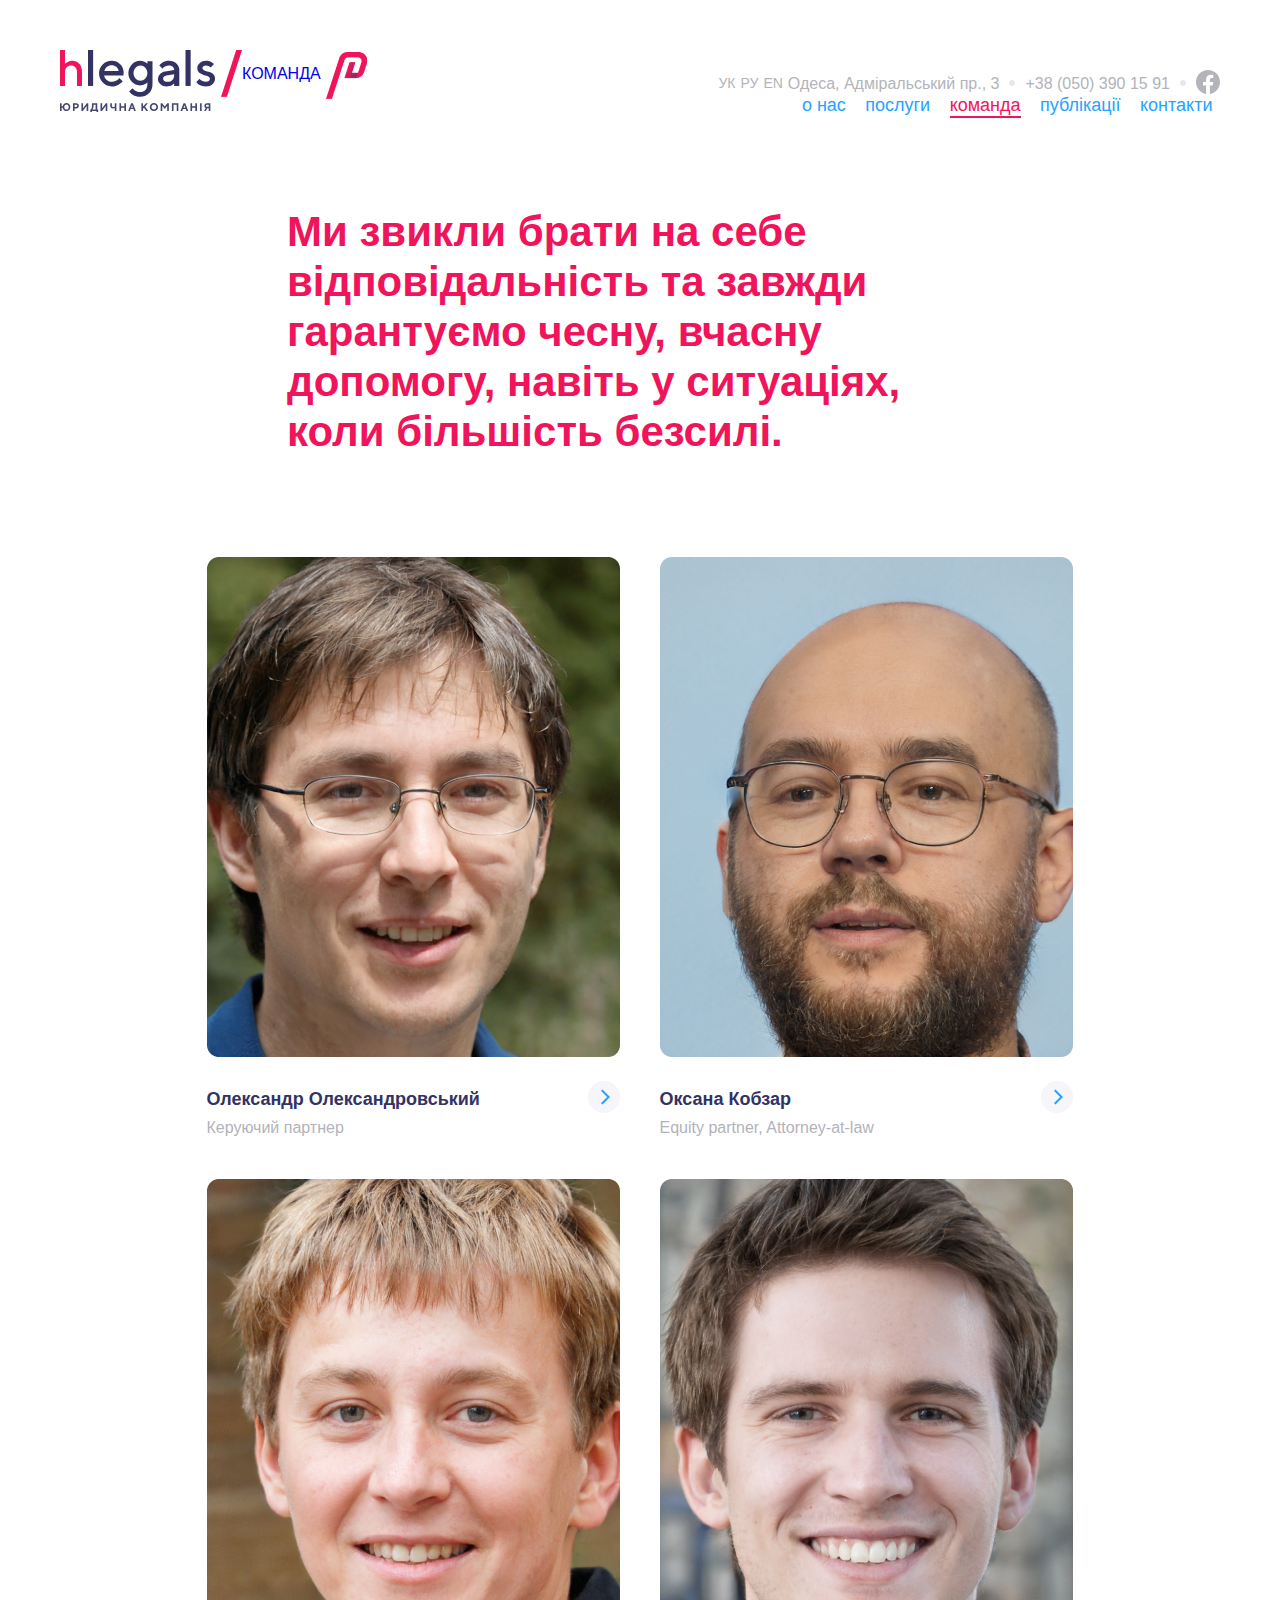
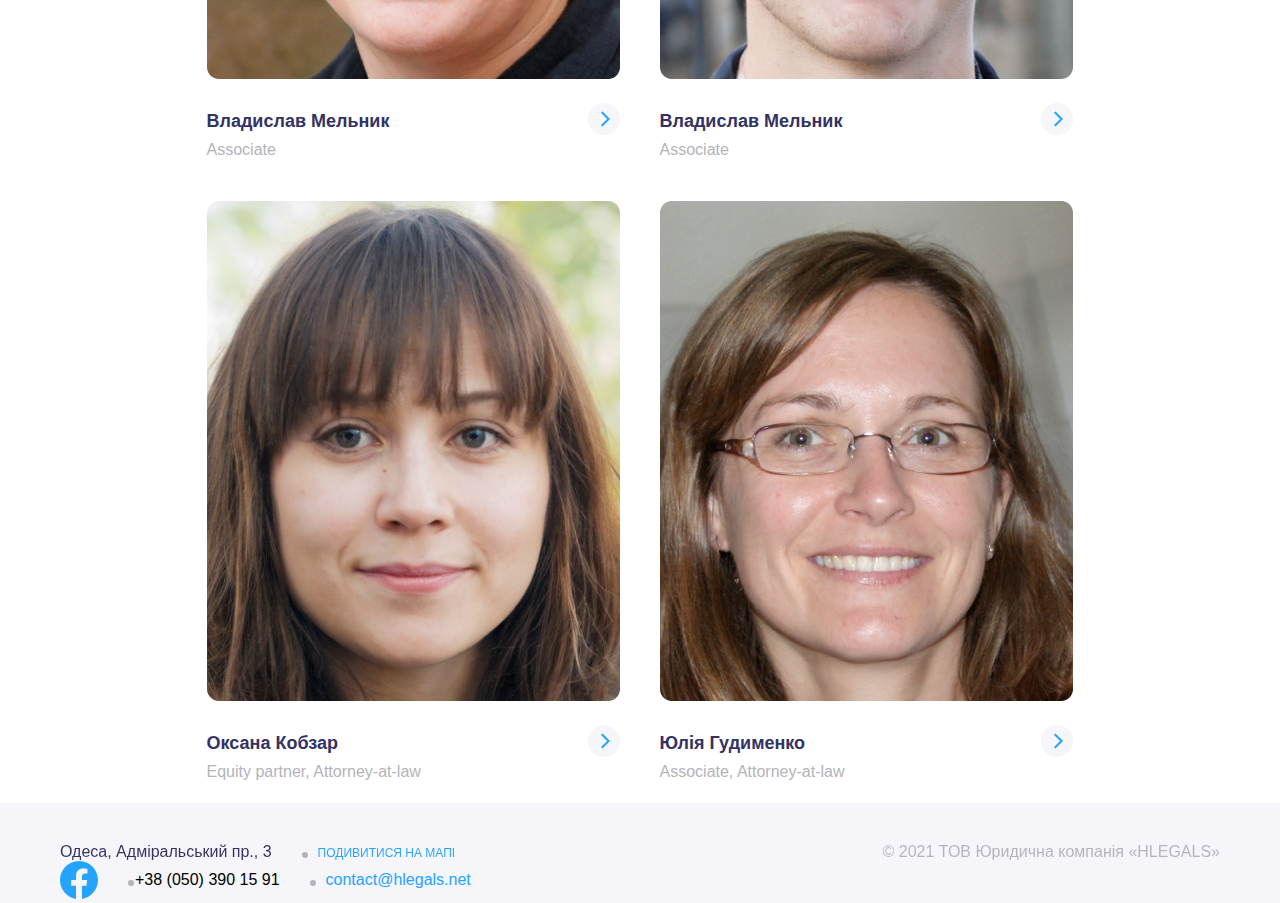
<file: pages/tiem.html>
<!DOCTYPE html>
<html lang="en">
<head>
    <meta charset="UTF-8">
    <meta http-equiv="X-UA-Compatible" content="IE=edge">
    <meta name="viewport" content="width=device-width, initial-scale=1.0">
    <title>tiem</title>
    <link href="https://cdn.jsdelivr.net/npm/bootstrap@5.2.3/dist/css/bootstrap.min.css" rel="stylesheet"
        integrity="sha384-rbsA2VBKQhggwzxH7pPCaAqO46MgnOM80zW1RWuH61DGLwZJEdK2Kadq2F9CUG65" crossorigin="anonymous">
    <link rel="stylesheet" href="../css/style.css">
    <link rel="stylesheet" href="../css/media.css">
    <script defer src="https://cdn.jsdelivr.net/npm/bootstrap@5.2.3/dist/js/bootstrap.bundle.min.js"
    integrity="sha384-kenU1KFdBIe4zVF0s0G1M5b4hcpxyD9F7jL+jjXkk+Q2h455rYXK/7HAuoJl+0I4"
    crossorigin="anonymous"></script>
<script defer src="../js/script.js"></script>
</head>

<body>
<!-- Header -->
<section class="about">
    <div class="haeder-menu">
        <div class="breadcrambs">
            <nav>
                <ul>
                    <li class="breadcrambs-item"><a href="../index.html" class="breadcrambs-link"><img
                                src="../image/Logo-M.svg" alt="" class="logo"></a></li>
                    <div class="link-15">
                        <li class="breadcrambs-item"><a href="#" class="breadcrambs-link-about">КОМАНДА</a></li>
                    </div>
                </ul>
            </nav>
        </div>

        <div class="menu-rekvszit">
            <div class="uk active">
                <a href="#" class="link-uk-about">УК</a>
            </div>
            <div class="ru">

                <a href="#" class="link-ru-about">РУ</a>
            </div>
            <div class="en">
                <a href="#" class="link-en-about">EN</a>
            </div>
            <div class="link-adr">
                <a href="https://www.google.com/search?client=safari&rls=en&q=%D0%9E%D0%B4%D0%B5%D1%81%D0%B0%2C+%D0%90%D0%B4%D0%BC%D1%96%D1%80%D0%B0%D0%BB%D1%8C%D1%81%D1%8C%D0%BA%D0%B8%D0%B9+%D0%BF%D1%80.%2C+3&ie=UTF-8&oe=UTF-8"
                    class="link-adres-about">Одеса, Адміральський пр., 3</a>
            </div>
            <div class="krapka"><img src="../image/tochka.png" alt="tochka">
            </div>

            <form action="tel" class="tel-about"> +38 (050) 390 15 91</form>
            <div class="tochka2"><img src="../image/tochka.png" alt="tochka">
            </div>
            <div class="fecebook"><a
                    href="https://www.facebook.com/login/?next=https%3A%2F%2Fwww.facebook.com%2Fcampaign%2Flanding.php%3Fcampaign_id%3D1600506847%26extra_1%3Ds%257Cc%257C303881997266%257Ce%257C%25D1%2584%25D0%25B5%25D0%25B9%25D1%2581%25D0%25B1%25D1%2583%25D0%25BA%257C%26placement%26creative%3D303881997266%26keyword%3D%25D1%2584%25D0%25B5%25D0%25B9%25D1%2581%25D0%25B1%25D1%2583%25D0%25BA%26partner_id%3Dgooglesem%26extra_2%3Dcampaignid%253D1600506847%2526adgroupid%253D60825662376%2526matchtype%253De%2526network%253Dg%2526source%253Dnotmobile%2526search_or_content%253Ds%2526device%253Dc%2526devicemodel%253D%2526adposition%253D%2526target%253D%2526targetid%253Dkwd-300034615170%2526loc_physical_ms%253D1012852%2526loc_interest_ms%253D%2526feeditemid%253D%2526param1%253D%2526param2%253D%26gclid%3DCj0KCQiAyMKbBhD1ARIsANs7rEG1_Zf04H2yd9qLbk28rRuqwmEej1ZIqUfZY2FiHwHzyR5OObuk9osaAs4QEALw_wcB"><img
                        src="../image/Facebook — grey.svg" alt=""></a>
            </div>

            <nav class="menu-nav">
                <div class="menu-burger">
                    <div></div>
                    <div></div>
                    <div></div>
                </div>

            </nav>


        </div>


    </div>
    <!-- <div> -->
    <nav class="menu menu-list">
        <ul>
            <li class="menu-item"><a href="../pages/about.html">о нас</a></li>
            <li class="menu-item "><a href="../pages/services.html">послуги</a></li>
            <li class="menu-item active"><a href="#">команда</a></li>
            <li class="menu-item"><a href="#">публікації</a></li>
            <li class="menu-item"><a href="../pages/contact.html">контакти</a></li>

        </ul>
    </nav>
</section>
<div class="header-tiem">
    <h1>Ми звикли брати на себе відповідальність та завжди гарантуємо чесну, вчасну допомогу, навіть у ситуаціях, коли більшість безсилі.</h1>
   </div>
   <section class="foto">
    <div class="foto-1">
        <img src="../image/Photo.png" alt="foto">
       <div class="open">
        <h2>Олександр Олександровський</h2>
        <a href="../pages/mamber.html"><img src="../image/Open.png" alt="Open"></a>
        
        </div>
        <p>Керуючий партнер</p>
    </div>
    
    <div class="foto-1">
        <img src="../image/Photo-2.png" alt="foto">
       <div class="open">
        <h2>Оксана Кобзар</h2>
        <a href="#"><img src="../image/Open.png" alt="Open"></a>
    </div>

        <p>Equity partner, Attorney-at-law</p>
    </div>

    <div class="foto-1">
        <img src="../image/Photo-3.png" alt="foto">
       <div class="open">

        <h2>Владислав Мельник</h2>
        <a href="#"><img src="../image/Open.png" alt="Open"></a>
    </div>

        <p>Associate</p>
    </div>
    <div class="foto-1">
        <img src="../image/Photo-4.png" alt="foto">
       <div class="open">

        <h2>Владислав Мельник</h2>
        <a href="#"><img src="../image/Open.png" alt="Open"></a>
    </div>

        <p>Associate</p>
    </div>

    <div class="foto-1">
        <img src="../image/Photo-5.png" alt="foto">
       <div class="open">

        <h2>Оксана Кобзар</h2>
        <a href="#"><img src="../image/Open.png" alt="Open"></a>
    </div>

        <p>Equity partner, Attorney-at-law</p>
    </div>
    <div class="foto-1">
        <img src="../image/Photo-6.png" alt="foto">
       <div class="open">

        <h2>Юлія Гудименко</h2>
        <a href="#"><img src="../image/Open.png" alt="Open"></a>
    </div>

        <p>Associate, Attorney-at-law</p>
    </div>
   </section>
</section>
<section class="footer">
    
    <div class="rekviz">
        <div class="rekvezit-footer">
            <p>Одеса, Адміральський пр., 3</p>
            <div class="tochka-2"></div>
            <div class="adres-1">
                <a href="https://www.google.com/search?client=safari&rls=en&q=%D0%9E%D0%B4%D0%B5%D1%81%D0%B0%2C+%D0%90%D0%B4%D0%BC%D1%96%D1%80%D0%B0%D0%BB%D1%8C%D1%81%D1%8C%D0%BA%D0%B8%D0%B9+%D0%BF%D1%80.%2C+3&ie=UTF-8&oe=UTF-8"
                    class="link-adres-1">ПОДИВИТИСЯ НА МАПІ</a>
            </div>
        </div>
        <div class="HLEGALS">
            <p>© 2021 ТОВ Юридична компанія «HLEGALS»</p>
        </div>
    </div>
    </div>
    <div class="footer-and">
        <div class="facebook">
            <img src="../image/Facebook.svg" alt="Facebook">
        </div>
        <div class="tochka-2"></div>
        <form action="tel" class="tel"> +38 (050) 390 15 91</form>
        <div class="tochka-2"></div>

        <div class="email">
            <a href="mailto:contact@hlegals.net">contact@hlegals.net</a>
        </div>
    </div>

</section>

</body>
</html>
</file>
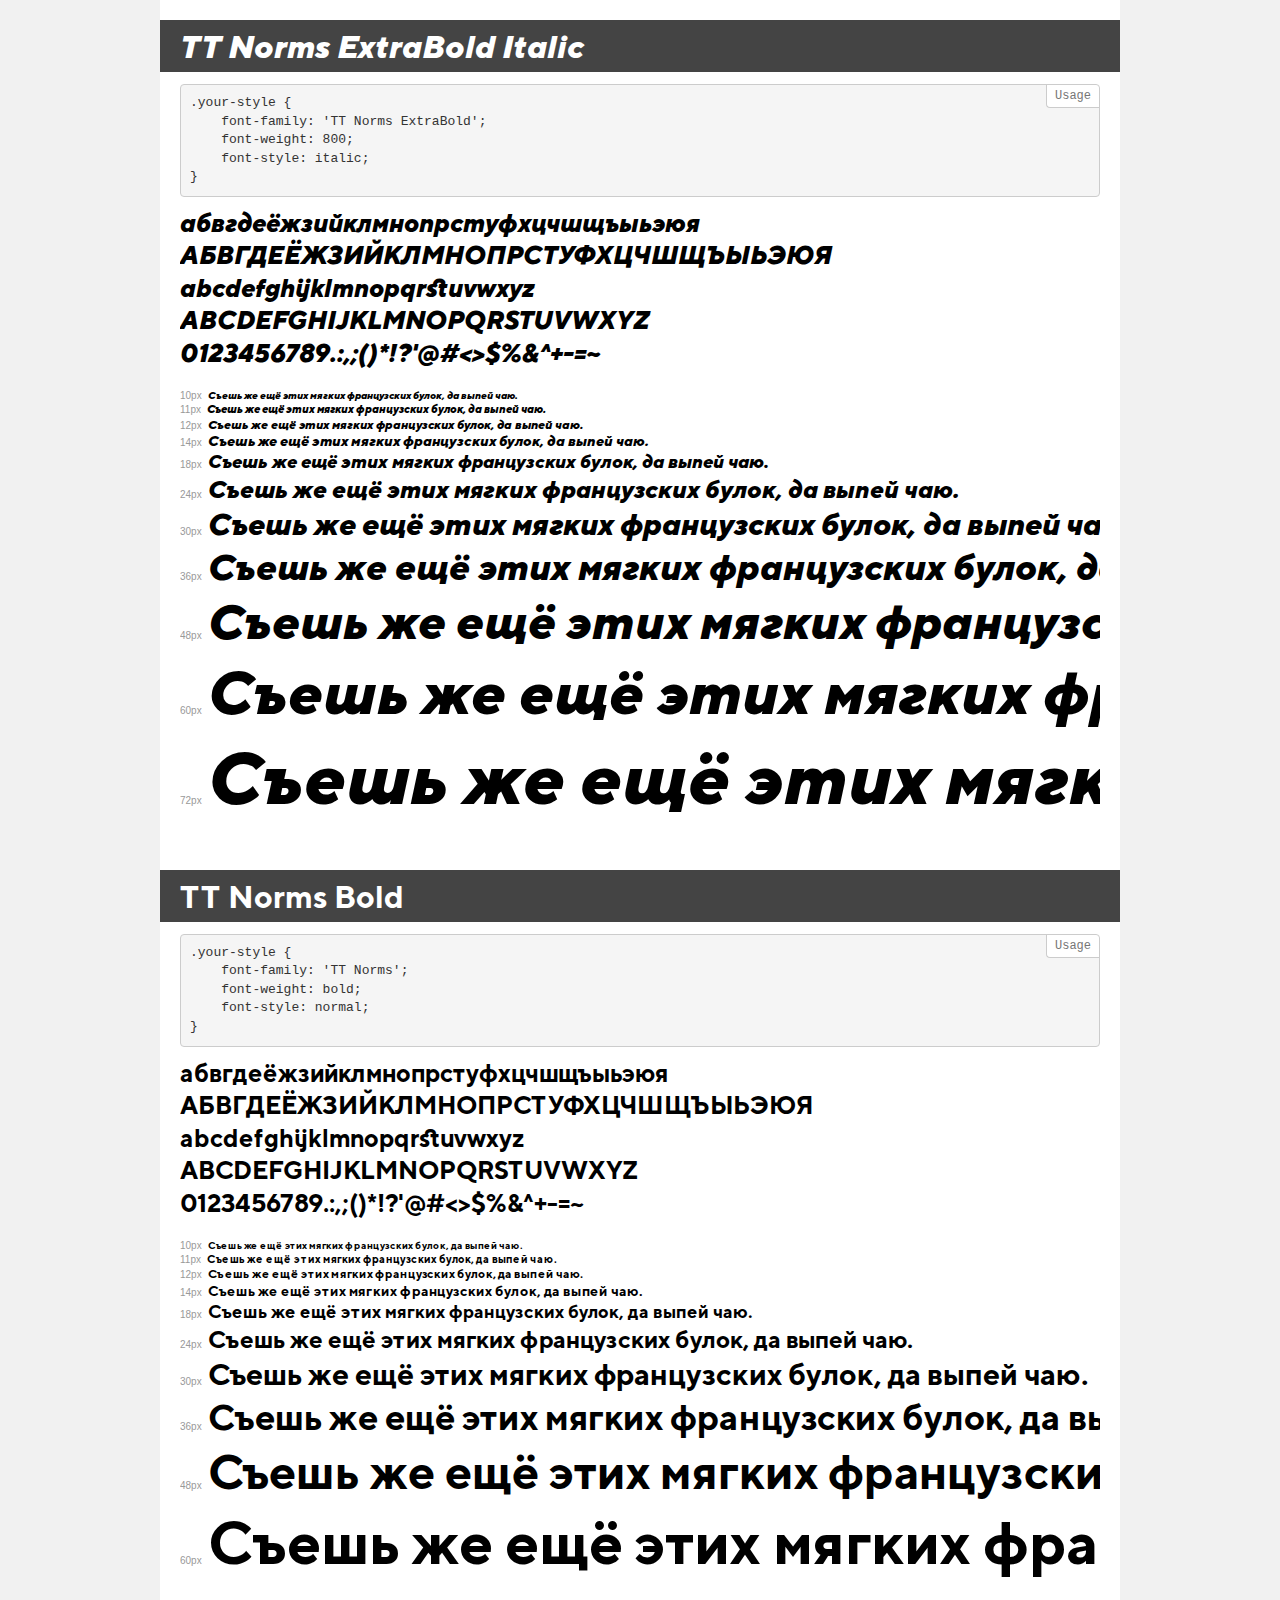
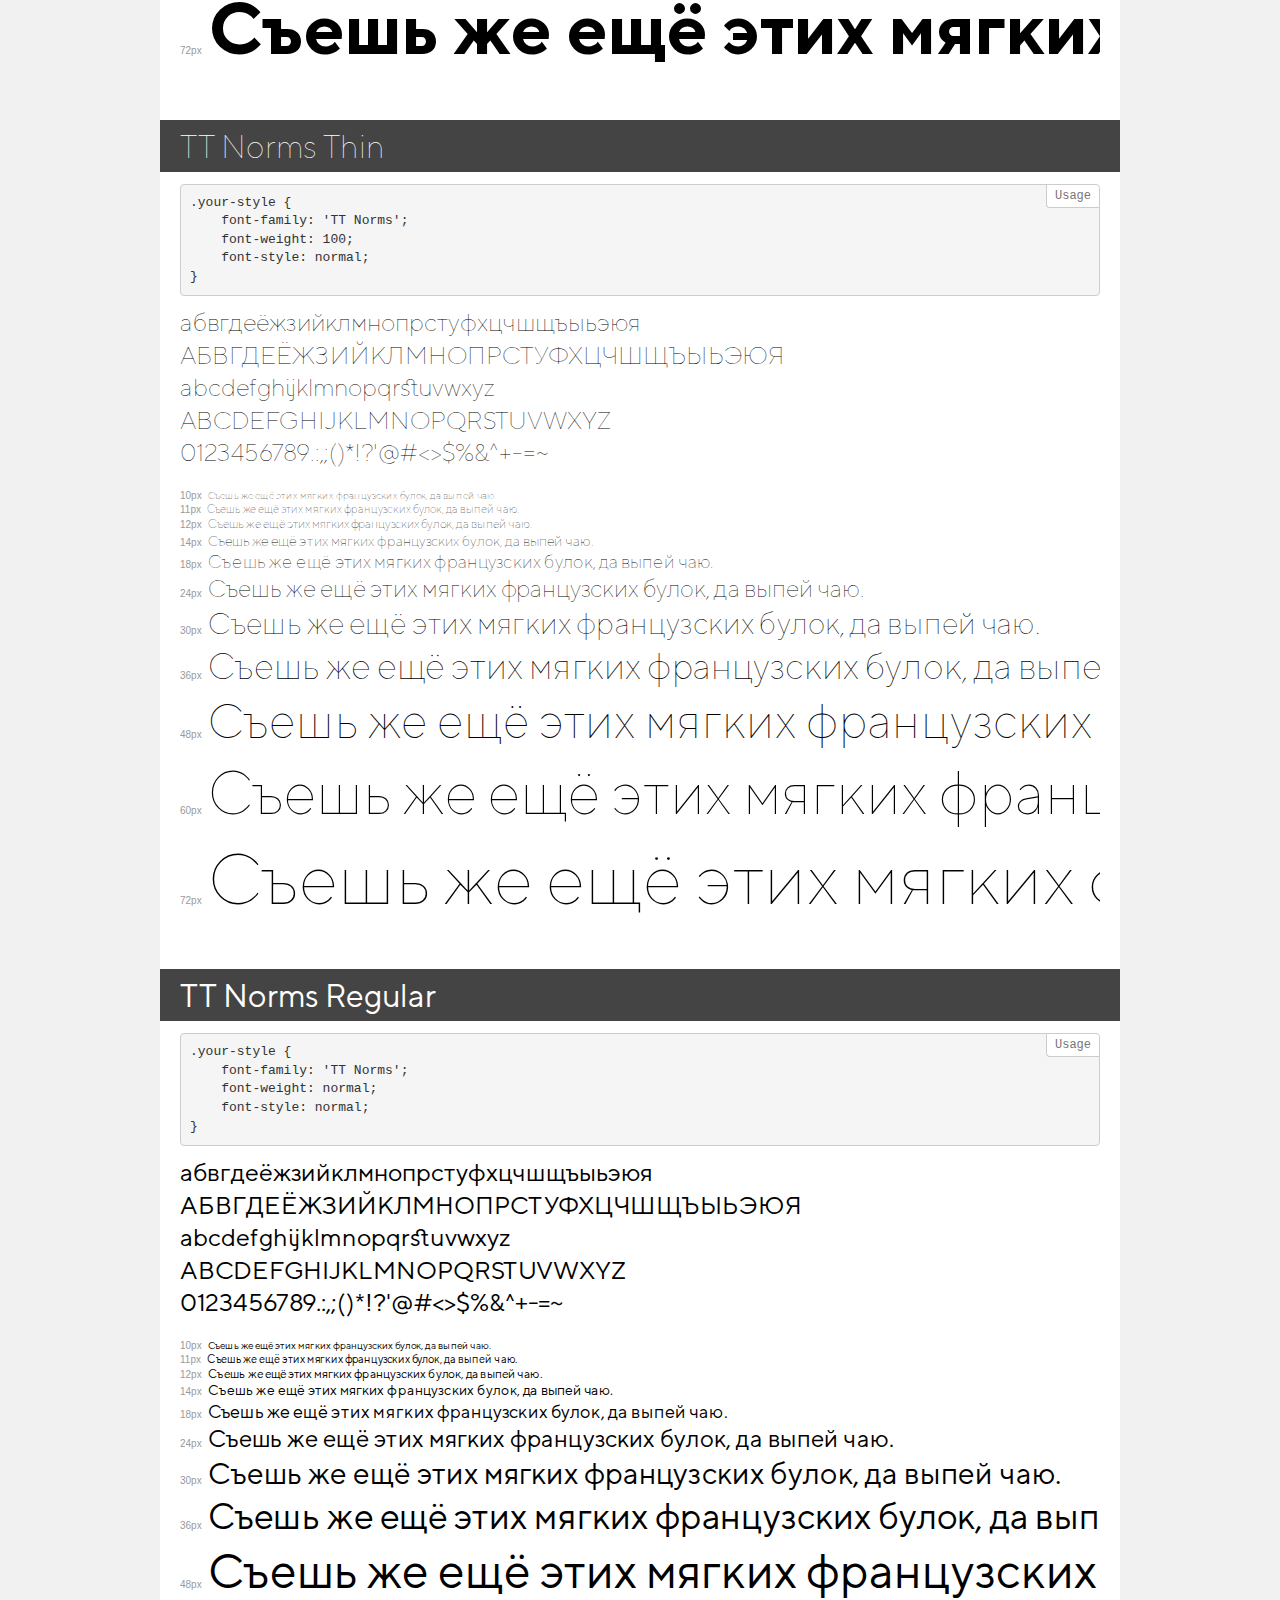
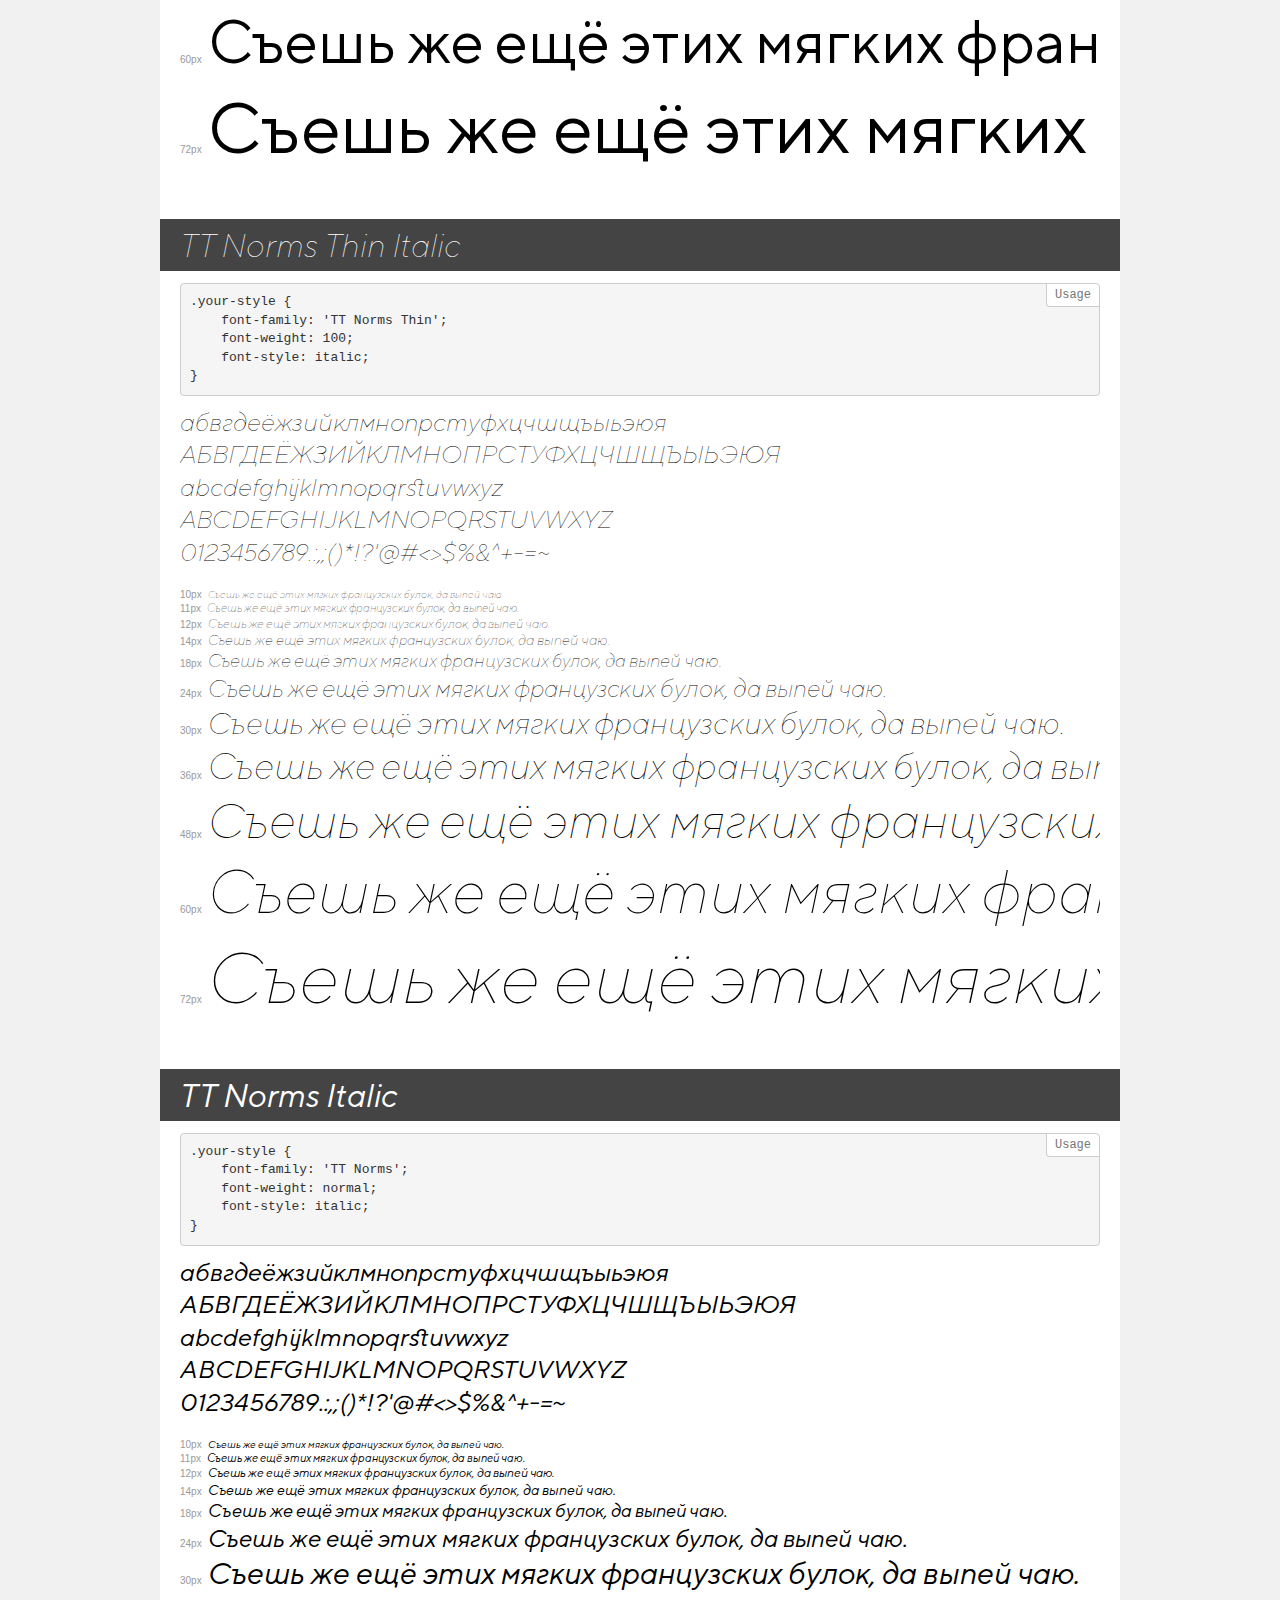
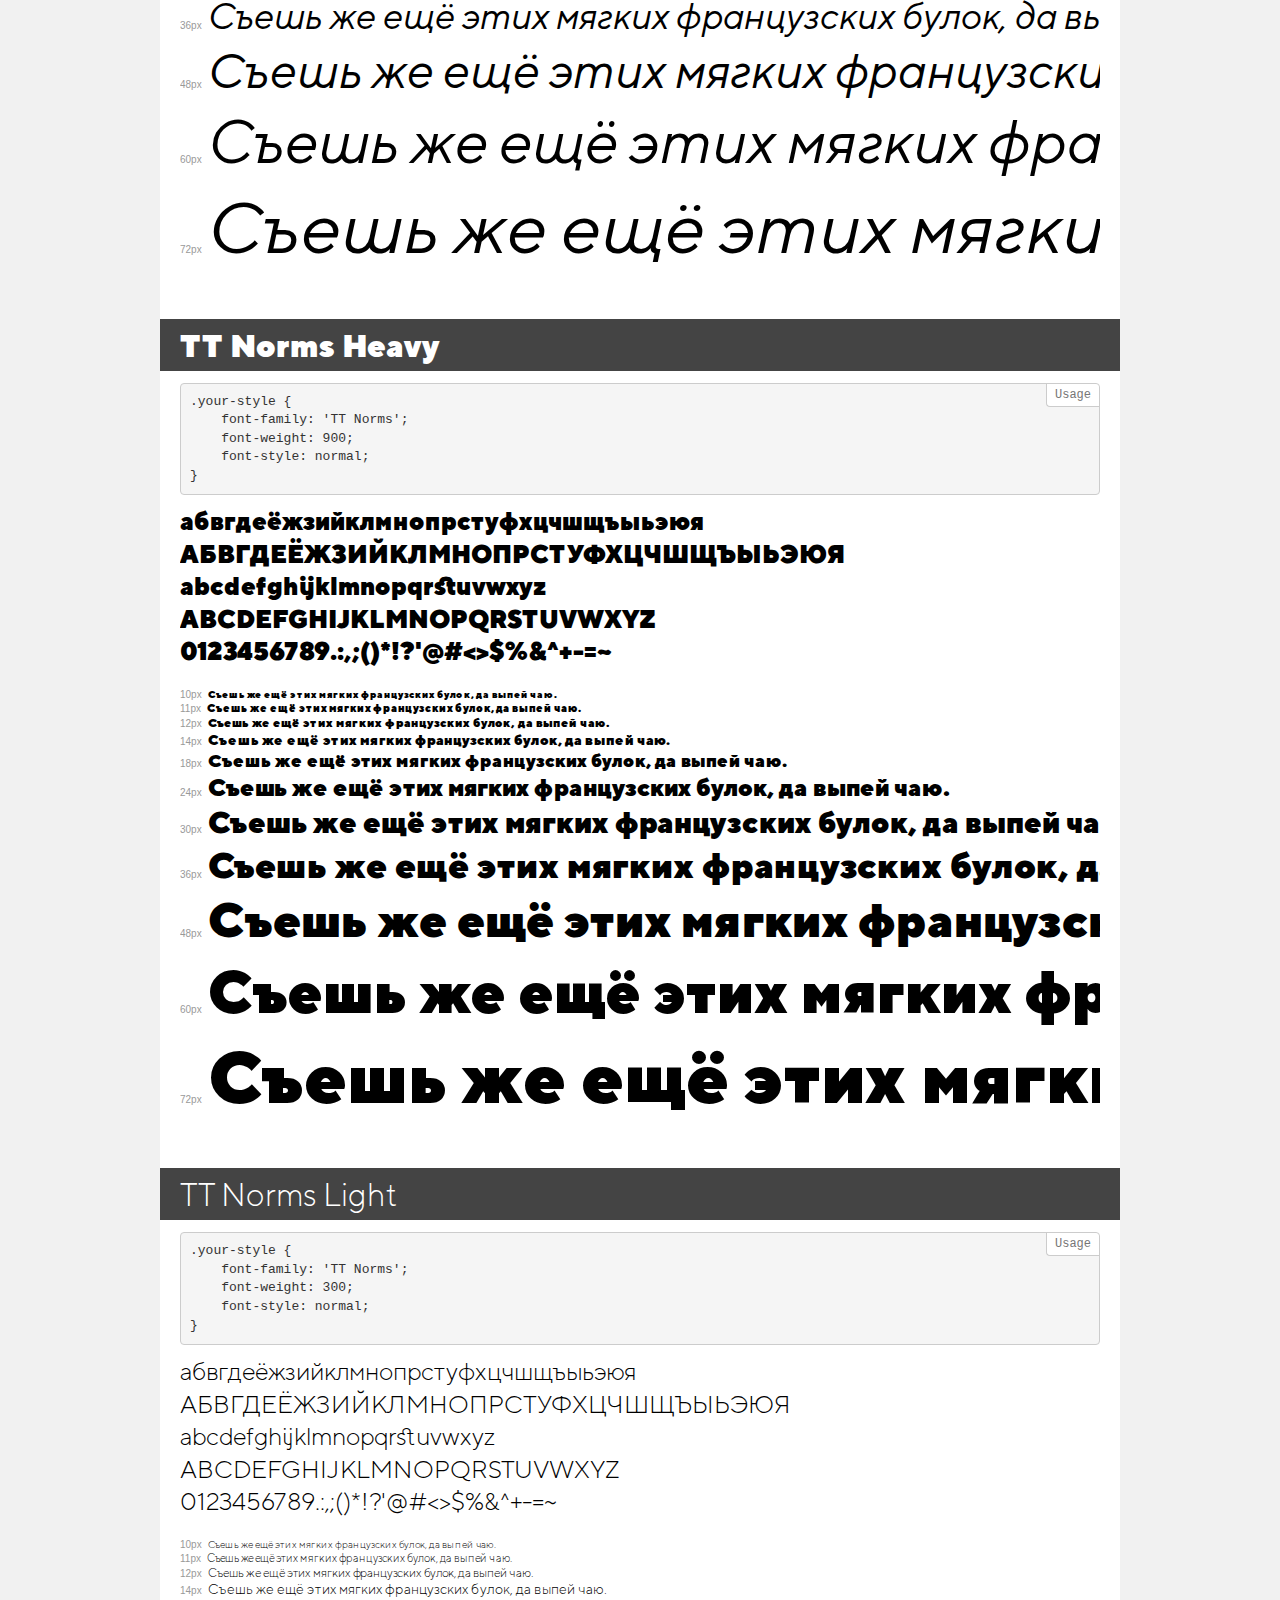
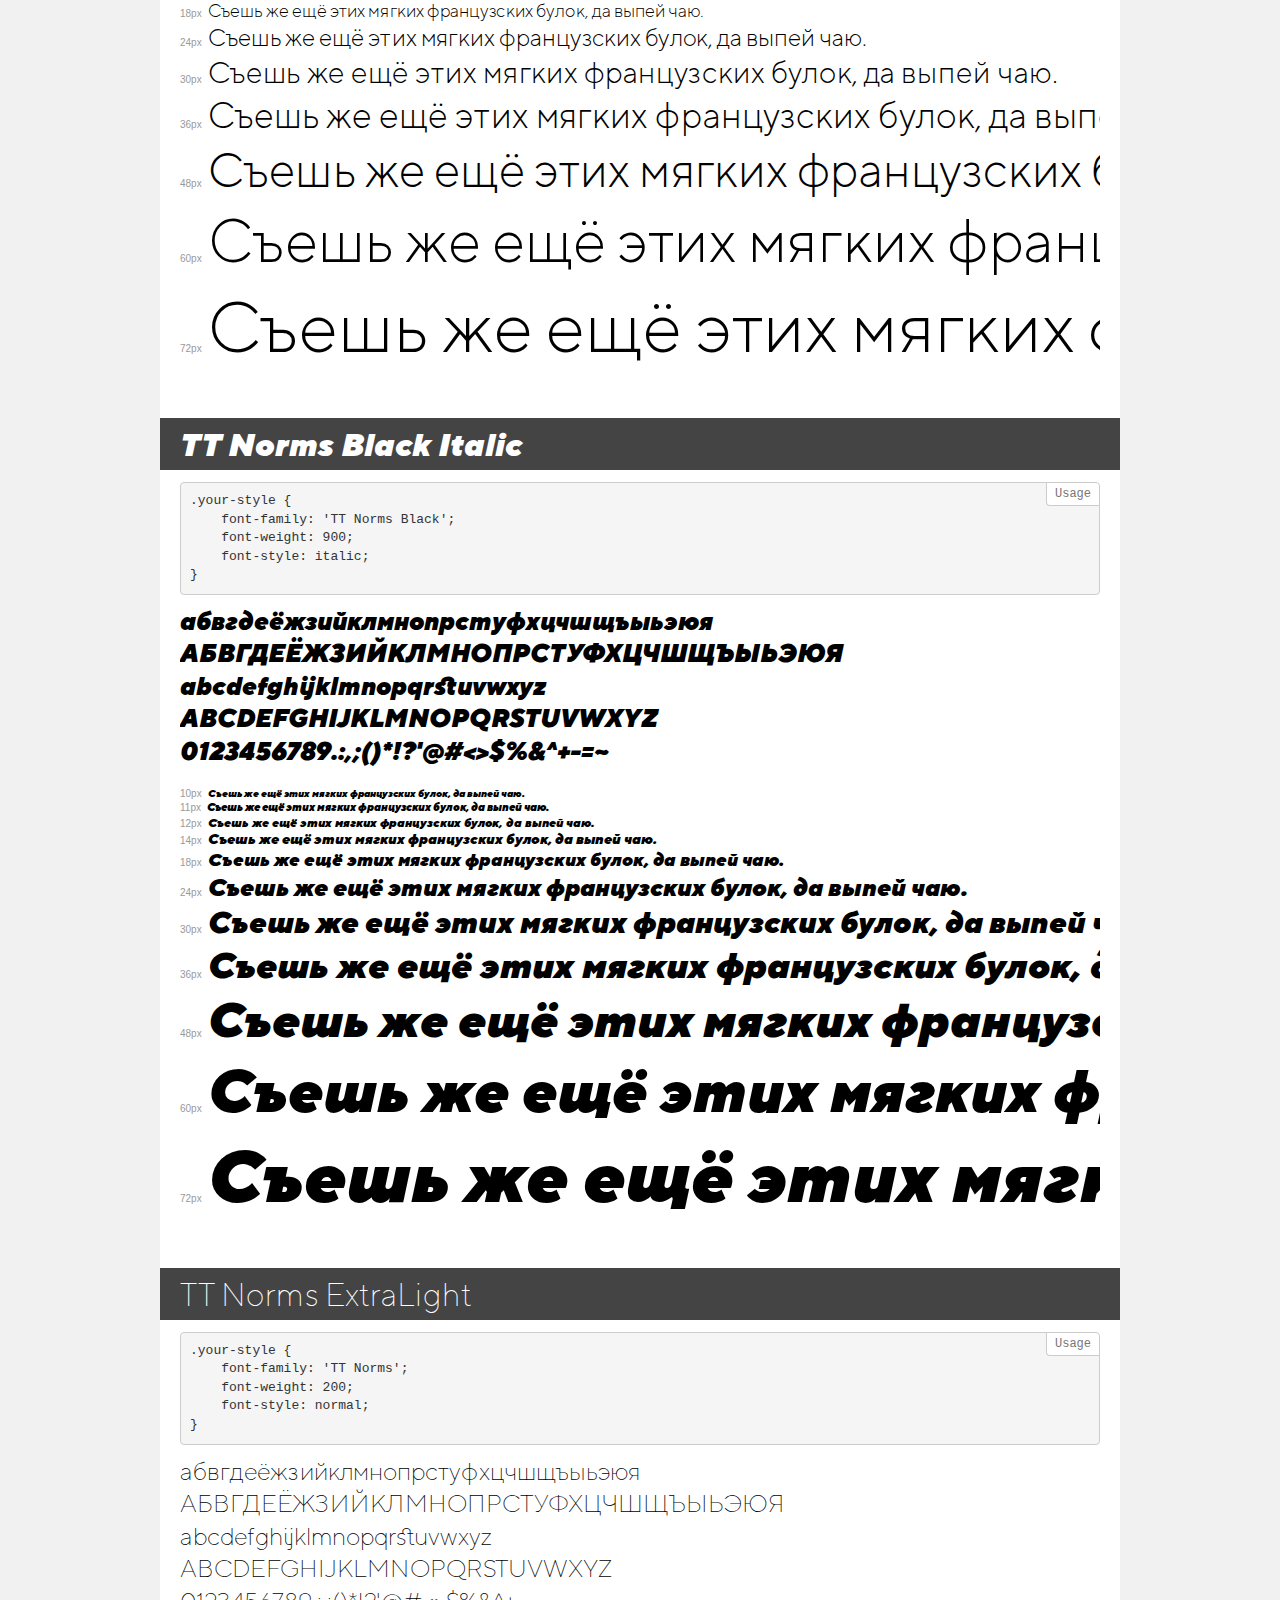
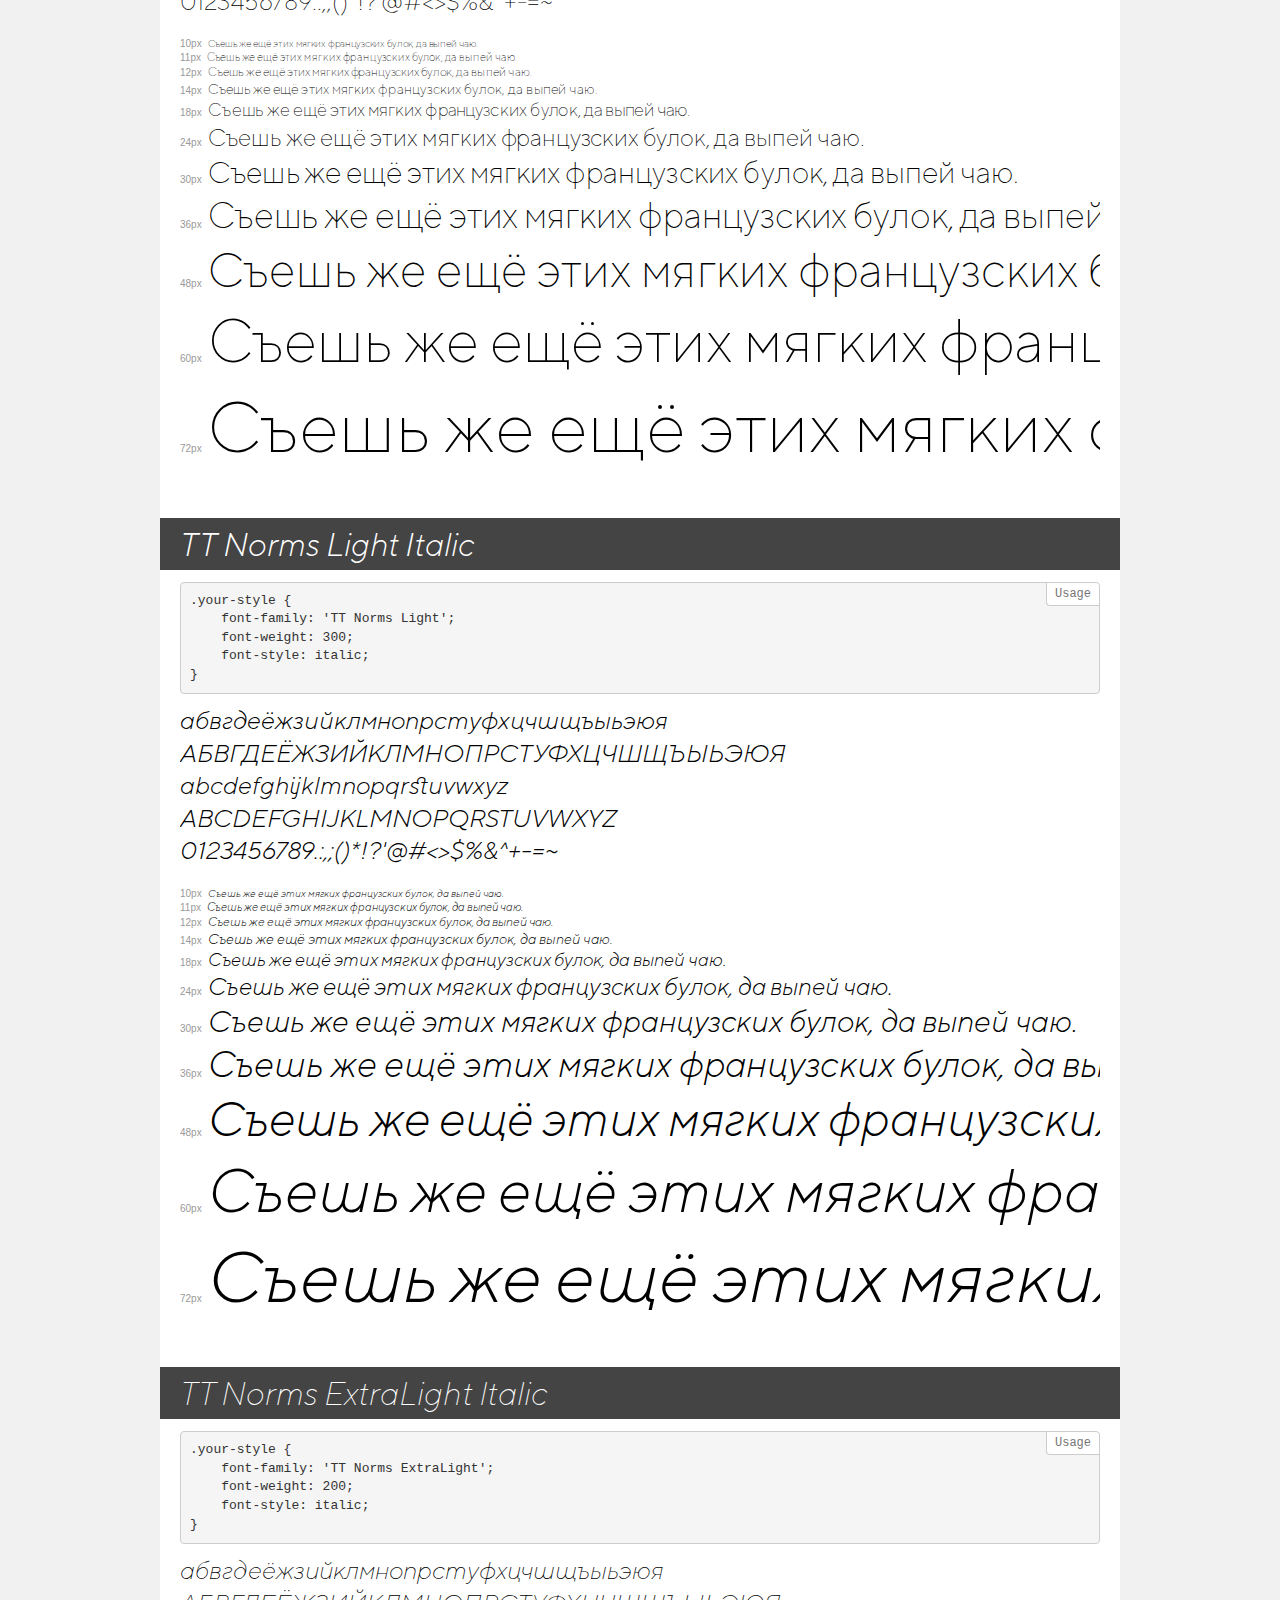
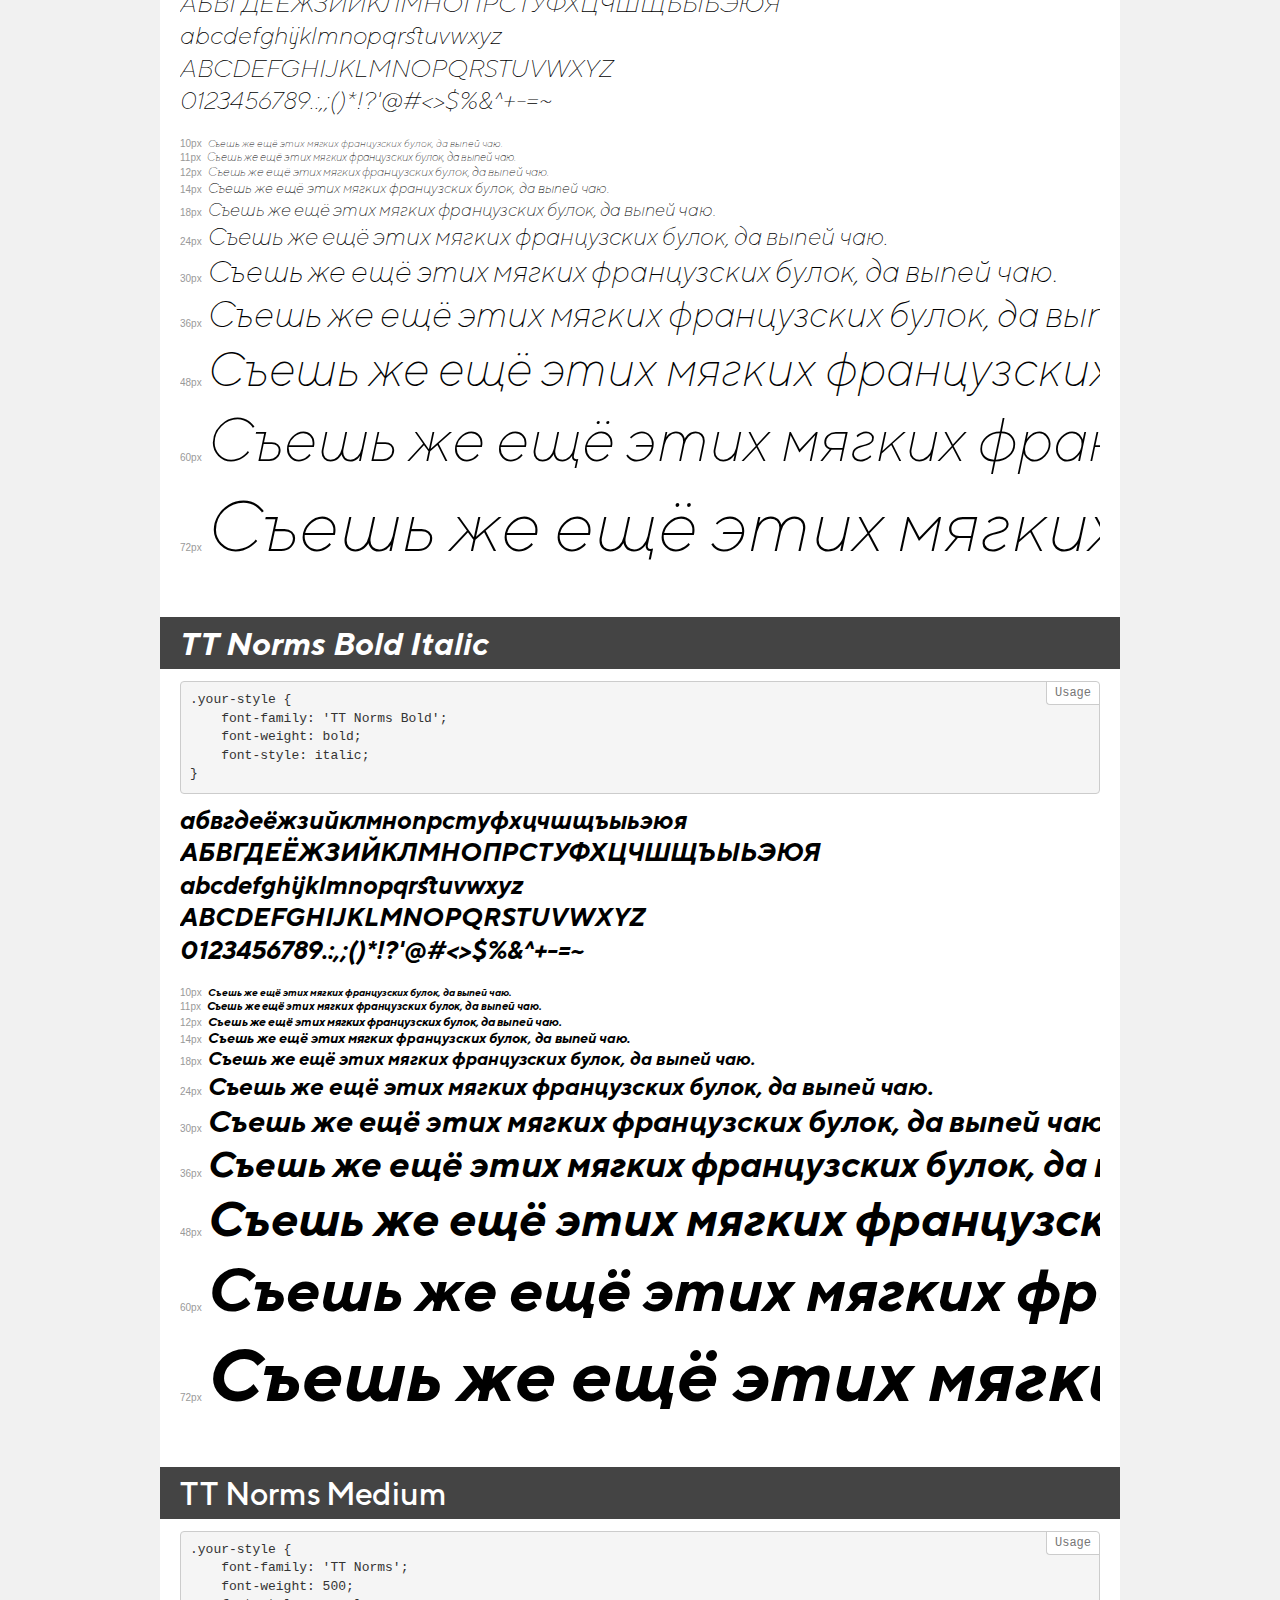
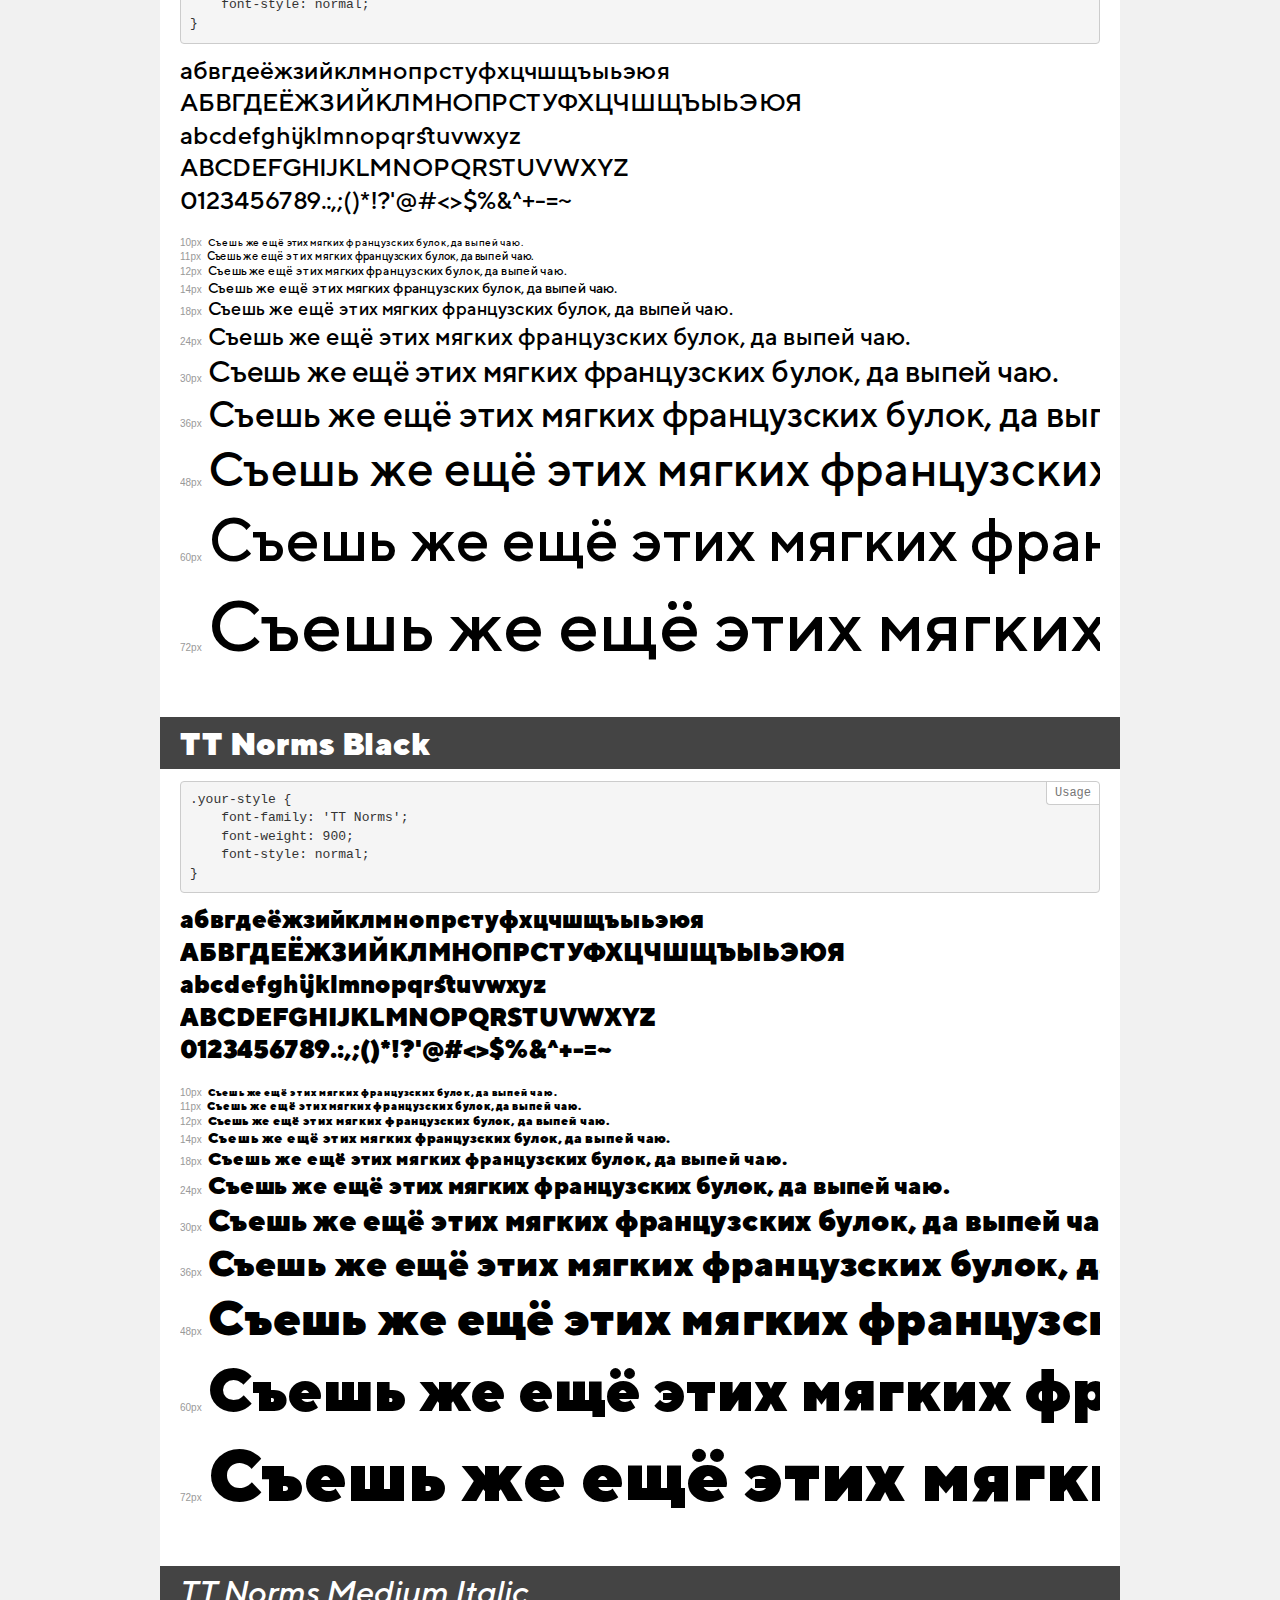
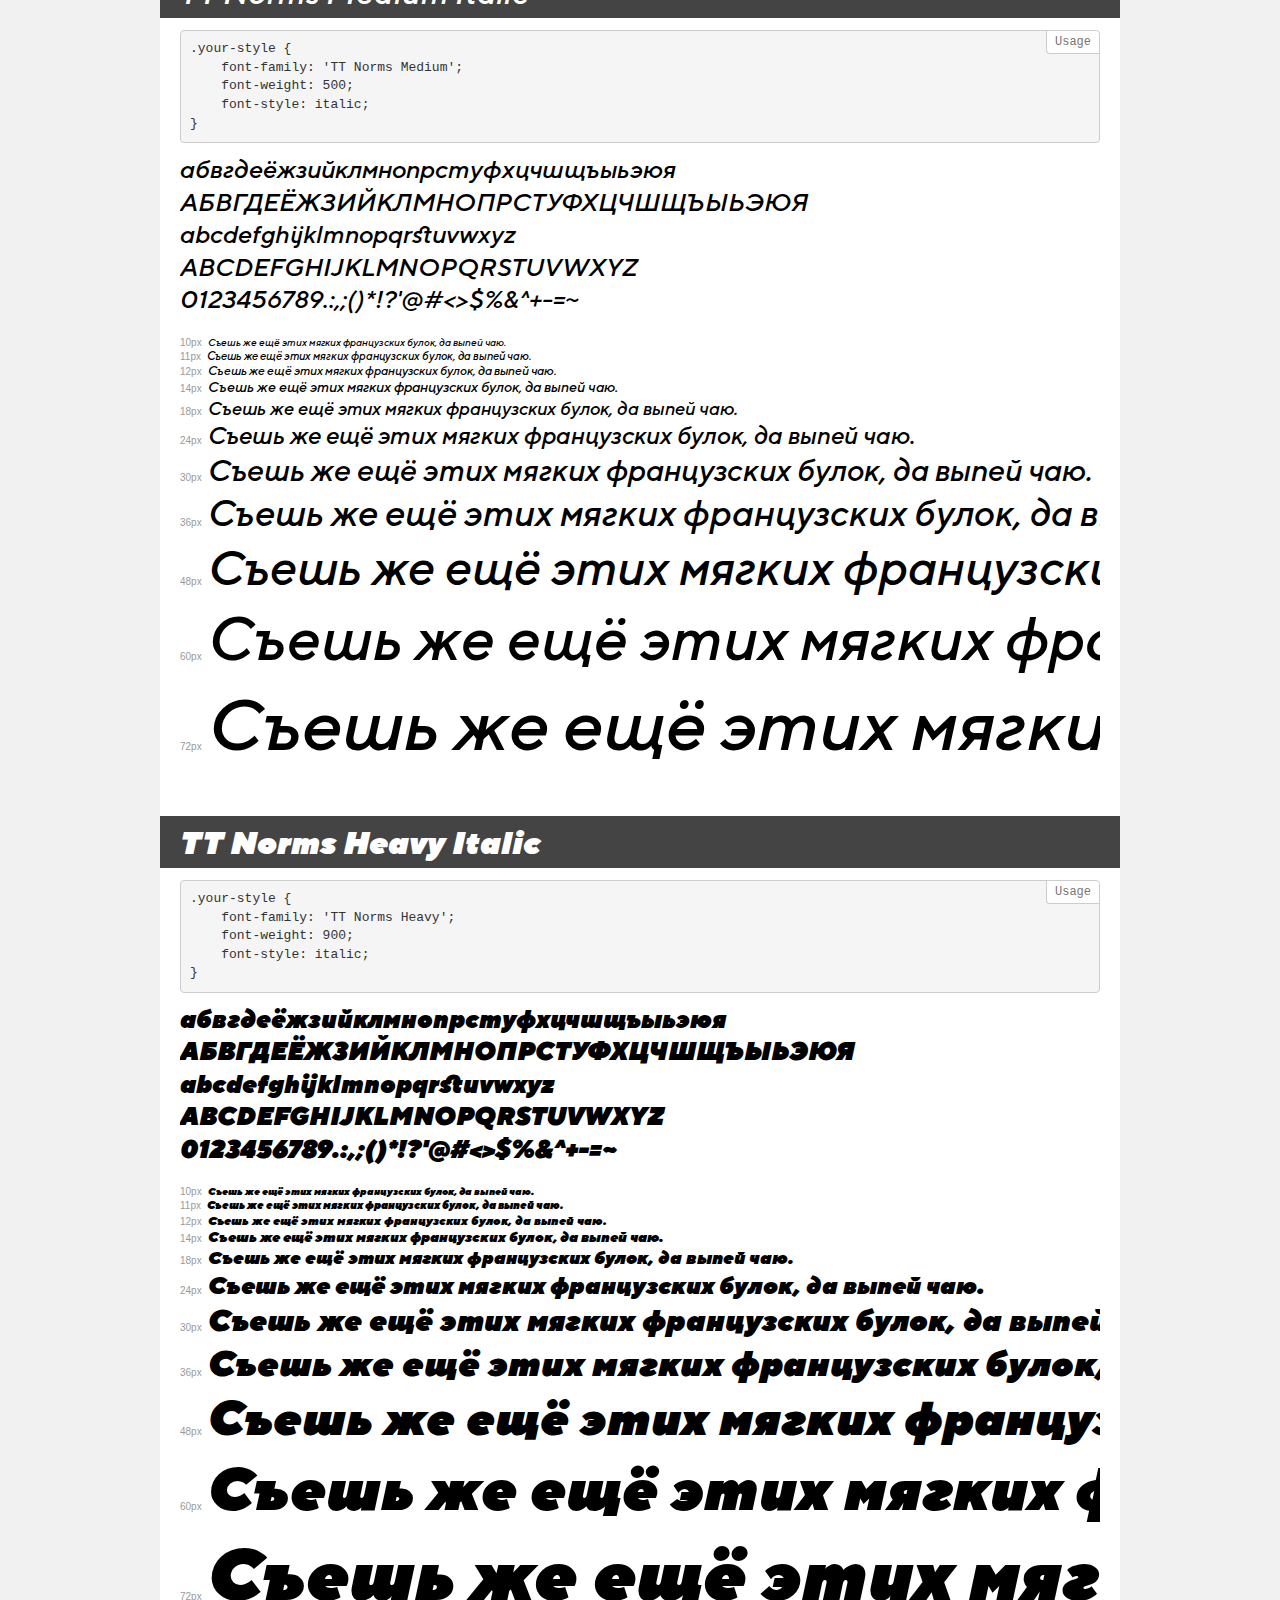
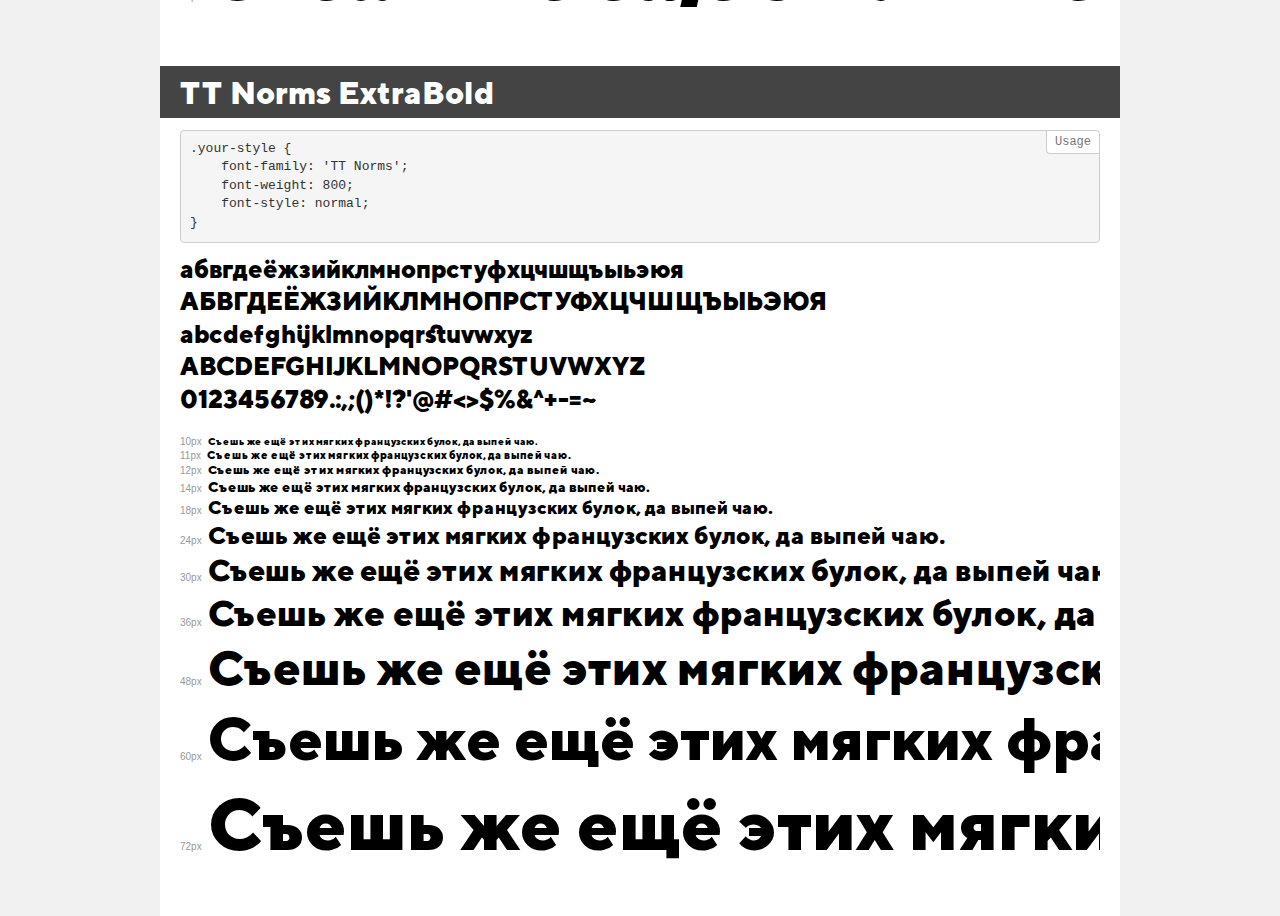
<file: fonts/TTNorms/demo.html>
<!DOCTYPE html>
<html>
<head>
    <meta charset="utf-8">
    <meta http-equiv="X-UA-Compatible" content="IE=edge">
    <meta name="viewport" content="width=device-width, initial-scale=1">
    <meta name="robots" content="noindex, noarchive">
    <title>Transfonter demo</title>
    <link href="stylesheet.css" rel="stylesheet">
    <style>
        /*
        http://meyerweb.com/eric/tools/css/reset/
        v2.0 | 20110126
        License: none (public domain)
        */
        html, body, div, span, applet, object, iframe,
        h1, h2, h3, h4, h5, h6, p, blockquote, pre,
        a, abbr, acronym, address, big, cite, code,
        del, dfn, em, img, ins, kbd, q, s, samp,
        small, strike, strong, sub, sup, tt, var,
        b, u, i, center,
        dl, dt, dd, ol, ul, li,
        fieldset, form, label, legend,
        table, caption, tbody, tfoot, thead, tr, th, td,
        article, aside, canvas, details, embed,
        figure, figcaption, footer, header, hgroup,
        menu, nav, output, ruby, section, summary,
        time, mark, audio, video {
            margin: 0;
            padding: 0;
            border: 0;
            font-size: 100%;
            font: inherit;
            vertical-align: baseline;
        }
        /* HTML5 display-role reset for older browsers */
        article, aside, details, figcaption, figure,
        footer, header, hgroup, menu, nav, section {
            display: block;
        }
        body {
            line-height: 1;
        }
        ol, ul {
            list-style: none;
        }
        blockquote, q {
            quotes: none;
        }
        blockquote:before, blockquote:after,
        q:before, q:after {
            content: '';
            content: none;
        }
        table {
            border-collapse: collapse;
            border-spacing: 0;
        }
        /* common styles */
        body {
            background: #f1f1f1;
            color: #000;
        }
        .page {
            background: #fff;
            width: 920px;
            margin: 0 auto;
            padding: 20px 20px 0 20px;
            overflow: hidden;
        }
        .font-container {
            overflow-x: auto;
            overflow-y: hidden;
            margin-bottom: 40px;
            line-height: 1.3;
            white-space: nowrap;
            padding-bottom: 5px;
        }
        h1 {
            position: relative;
            background: #444;
            font-size: 32px;
            color: #fff;
            padding: 10px 20px;
            margin: 0 -20px 12px -20px;
        }
        .letters {
            font-size: 25px;
            margin-bottom: 20px;
        }
        .s10:before {
            content: '10px';
        }
        .s11:before {
            content: '11px';
        }
        .s12:before {
            content: '12px';
        }
        .s14:before {
            content: '14px';
        }
        .s18:before {
            content: '18px';
        }
        .s24:before {
            content: '24px';
        }
        .s30:before {
            content: '30px';
        }
        .s36:before {
            content: '36px';
        }
        .s48:before {
            content: '48px';
        }
        .s60:before {
            content: '60px';
        }
        .s72:before {
            content: '72px';
        }
        .s10:before, .s11:before, .s12:before, .s14:before,
        .s18:before, .s24:before, .s30:before, .s36:before,
        .s48:before, .s60:before, .s72:before {
            font-family: Arial, sans-serif;
            font-size: 10px;
            font-weight: normal;
            font-style: normal;
            color: #999;
            padding-right: 6px;
        }
        pre {
            display: block;
            position: relative;
            padding: 9px;
            margin: 0 0 10px;
            font-family: Monaco, Menlo, Consolas, "Courier New", monospace !important;
            font-size: 13px;
            line-height: 1.428571429;
            color: #333;
            font-weight: normal !important;
            font-style: normal !important;
            background-color: #f5f5f5;
            border: 1px solid #ccc;
            overflow-x: auto;
            border-radius: 4px;
        }
        pre:after {
            display: block;
            position: absolute;
            right: 0;
            top: 0;
            content: 'Usage';
            line-height: 1;
            padding: 5px 8px;
            font-size: 12px;
            color: #767676;
            background-color: #fff;
            border: 1px solid #ccc;
            border-right: none;
            border-top: none;
            border-radius: 0 4px 0 4px;
            z-index: 10;
        }
        /* responsive */
        @media (max-width: 959px) {
            .page {
                width: auto;
                margin: 0;
            }
        }
    </style>
</head>
<body>
<div class="page">
    <div class="demo" style="font-family: 'TT Norms ExtraBold'; font-weight: 800; font-style: italic;">
        <h1>TT Norms ExtraBold Italic</h1>
        <pre>.your-style {
    font-family: 'TT Norms ExtraBold';
    font-weight: 800;
    font-style: italic;
}</pre>
        <div class="font-container">
            <p class="letters">
                абвгдеёжзийклмнопрстуфхцчшщъыьэюя<br>
АБВГДЕЁЖЗИЙКЛМНОПРСТУФХЦЧШЩЪЫЬЭЮЯ<br>
abcdefghijklmnopqrstuvwxyz<br>
ABCDEFGHIJKLMNOPQRSTUVWXYZ<br>
                0123456789.:,;()*!?'@#<>$%&^+-=~
            </p>
            <p class="s10" style="font-size: 10px;">Съешь же ещё этих мягких французских булок, да выпей чаю.</p>
            <p class="s11" style="font-size: 11px;">Съешь же ещё этих мягких французских булок, да выпей чаю.</p>
            <p class="s12" style="font-size: 12px;">Съешь же ещё этих мягких французских булок, да выпей чаю.</p>
            <p class="s14" style="font-size: 14px;">Съешь же ещё этих мягких французских булок, да выпей чаю.</p>
            <p class="s18" style="font-size: 18px;">Съешь же ещё этих мягких французских булок, да выпей чаю.</p>
            <p class="s24" style="font-size: 24px;">Съешь же ещё этих мягких французских булок, да выпей чаю.</p>
            <p class="s30" style="font-size: 30px;">Съешь же ещё этих мягких французских булок, да выпей чаю.</p>
            <p class="s36" style="font-size: 36px;">Съешь же ещё этих мягких французских булок, да выпей чаю.</p>
            <p class="s48" style="font-size: 48px;">Съешь же ещё этих мягких французских булок, да выпей чаю.</p>
            <p class="s60" style="font-size: 60px;">Съешь же ещё этих мягких французских булок, да выпей чаю.</p>
            <p class="s72" style="font-size: 72px;">Съешь же ещё этих мягких французских булок, да выпей чаю.</p>
        </div>
    </div>
    <div class="demo" style="font-family: 'TT Norms'; font-weight: bold; font-style: normal;">
        <h1>TT Norms Bold</h1>
        <pre>.your-style {
    font-family: 'TT Norms';
    font-weight: bold;
    font-style: normal;
}</pre>
        <div class="font-container">
            <p class="letters">
                абвгдеёжзийклмнопрстуфхцчшщъыьэюя<br>
АБВГДЕЁЖЗИЙКЛМНОПРСТУФХЦЧШЩЪЫЬЭЮЯ<br>
abcdefghijklmnopqrstuvwxyz<br>
ABCDEFGHIJKLMNOPQRSTUVWXYZ<br>
                0123456789.:,;()*!?'@#<>$%&^+-=~
            </p>
            <p class="s10" style="font-size: 10px;">Съешь же ещё этих мягких французских булок, да выпей чаю.</p>
            <p class="s11" style="font-size: 11px;">Съешь же ещё этих мягких французских булок, да выпей чаю.</p>
            <p class="s12" style="font-size: 12px;">Съешь же ещё этих мягких французских булок, да выпей чаю.</p>
            <p class="s14" style="font-size: 14px;">Съешь же ещё этих мягких французских булок, да выпей чаю.</p>
            <p class="s18" style="font-size: 18px;">Съешь же ещё этих мягких французских булок, да выпей чаю.</p>
            <p class="s24" style="font-size: 24px;">Съешь же ещё этих мягких французских булок, да выпей чаю.</p>
            <p class="s30" style="font-size: 30px;">Съешь же ещё этих мягких французских булок, да выпей чаю.</p>
            <p class="s36" style="font-size: 36px;">Съешь же ещё этих мягких французских булок, да выпей чаю.</p>
            <p class="s48" style="font-size: 48px;">Съешь же ещё этих мягких французских булок, да выпей чаю.</p>
            <p class="s60" style="font-size: 60px;">Съешь же ещё этих мягких французских булок, да выпей чаю.</p>
            <p class="s72" style="font-size: 72px;">Съешь же ещё этих мягких французских булок, да выпей чаю.</p>
        </div>
    </div>
    <div class="demo" style="font-family: 'TT Norms'; font-weight: 100; font-style: normal;">
        <h1>TT Norms Thin</h1>
        <pre>.your-style {
    font-family: 'TT Norms';
    font-weight: 100;
    font-style: normal;
}</pre>
        <div class="font-container">
            <p class="letters">
                абвгдеёжзийклмнопрстуфхцчшщъыьэюя<br>
АБВГДЕЁЖЗИЙКЛМНОПРСТУФХЦЧШЩЪЫЬЭЮЯ<br>
abcdefghijklmnopqrstuvwxyz<br>
ABCDEFGHIJKLMNOPQRSTUVWXYZ<br>
                0123456789.:,;()*!?'@#<>$%&^+-=~
            </p>
            <p class="s10" style="font-size: 10px;">Съешь же ещё этих мягких французских булок, да выпей чаю.</p>
            <p class="s11" style="font-size: 11px;">Съешь же ещё этих мягких французских булок, да выпей чаю.</p>
            <p class="s12" style="font-size: 12px;">Съешь же ещё этих мягких французских булок, да выпей чаю.</p>
            <p class="s14" style="font-size: 14px;">Съешь же ещё этих мягких французских булок, да выпей чаю.</p>
            <p class="s18" style="font-size: 18px;">Съешь же ещё этих мягких французских булок, да выпей чаю.</p>
            <p class="s24" style="font-size: 24px;">Съешь же ещё этих мягких французских булок, да выпей чаю.</p>
            <p class="s30" style="font-size: 30px;">Съешь же ещё этих мягких французских булок, да выпей чаю.</p>
            <p class="s36" style="font-size: 36px;">Съешь же ещё этих мягких французских булок, да выпей чаю.</p>
            <p class="s48" style="font-size: 48px;">Съешь же ещё этих мягких французских булок, да выпей чаю.</p>
            <p class="s60" style="font-size: 60px;">Съешь же ещё этих мягких французских булок, да выпей чаю.</p>
            <p class="s72" style="font-size: 72px;">Съешь же ещё этих мягких французских булок, да выпей чаю.</p>
        </div>
    </div>
    <div class="demo" style="font-family: 'TT Norms'; font-weight: normal; font-style: normal;">
        <h1>TT Norms Regular</h1>
        <pre>.your-style {
    font-family: 'TT Norms';
    font-weight: normal;
    font-style: normal;
}</pre>
        <div class="font-container">
            <p class="letters">
                абвгдеёжзийклмнопрстуфхцчшщъыьэюя<br>
АБВГДЕЁЖЗИЙКЛМНОПРСТУФХЦЧШЩЪЫЬЭЮЯ<br>
abcdefghijklmnopqrstuvwxyz<br>
ABCDEFGHIJKLMNOPQRSTUVWXYZ<br>
                0123456789.:,;()*!?'@#<>$%&^+-=~
            </p>
            <p class="s10" style="font-size: 10px;">Съешь же ещё этих мягких французских булок, да выпей чаю.</p>
            <p class="s11" style="font-size: 11px;">Съешь же ещё этих мягких французских булок, да выпей чаю.</p>
            <p class="s12" style="font-size: 12px;">Съешь же ещё этих мягких французских булок, да выпей чаю.</p>
            <p class="s14" style="font-size: 14px;">Съешь же ещё этих мягких французских булок, да выпей чаю.</p>
            <p class="s18" style="font-size: 18px;">Съешь же ещё этих мягких французских булок, да выпей чаю.</p>
            <p class="s24" style="font-size: 24px;">Съешь же ещё этих мягких французских булок, да выпей чаю.</p>
            <p class="s30" style="font-size: 30px;">Съешь же ещё этих мягких французских булок, да выпей чаю.</p>
            <p class="s36" style="font-size: 36px;">Съешь же ещё этих мягких французских булок, да выпей чаю.</p>
            <p class="s48" style="font-size: 48px;">Съешь же ещё этих мягких французских булок, да выпей чаю.</p>
            <p class="s60" style="font-size: 60px;">Съешь же ещё этих мягких французских булок, да выпей чаю.</p>
            <p class="s72" style="font-size: 72px;">Съешь же ещё этих мягких французских булок, да выпей чаю.</p>
        </div>
    </div>
    <div class="demo" style="font-family: 'TT Norms Thin'; font-weight: 100; font-style: italic;">
        <h1>TT Norms Thin Italic</h1>
        <pre>.your-style {
    font-family: 'TT Norms Thin';
    font-weight: 100;
    font-style: italic;
}</pre>
        <div class="font-container">
            <p class="letters">
                абвгдеёжзийклмнопрстуфхцчшщъыьэюя<br>
АБВГДЕЁЖЗИЙКЛМНОПРСТУФХЦЧШЩЪЫЬЭЮЯ<br>
abcdefghijklmnopqrstuvwxyz<br>
ABCDEFGHIJKLMNOPQRSTUVWXYZ<br>
                0123456789.:,;()*!?'@#<>$%&^+-=~
            </p>
            <p class="s10" style="font-size: 10px;">Съешь же ещё этих мягких французских булок, да выпей чаю.</p>
            <p class="s11" style="font-size: 11px;">Съешь же ещё этих мягких французских булок, да выпей чаю.</p>
            <p class="s12" style="font-size: 12px;">Съешь же ещё этих мягких французских булок, да выпей чаю.</p>
            <p class="s14" style="font-size: 14px;">Съешь же ещё этих мягких французских булок, да выпей чаю.</p>
            <p class="s18" style="font-size: 18px;">Съешь же ещё этих мягких французских булок, да выпей чаю.</p>
            <p class="s24" style="font-size: 24px;">Съешь же ещё этих мягких французских булок, да выпей чаю.</p>
            <p class="s30" style="font-size: 30px;">Съешь же ещё этих мягких французских булок, да выпей чаю.</p>
            <p class="s36" style="font-size: 36px;">Съешь же ещё этих мягких французских булок, да выпей чаю.</p>
            <p class="s48" style="font-size: 48px;">Съешь же ещё этих мягких французских булок, да выпей чаю.</p>
            <p class="s60" style="font-size: 60px;">Съешь же ещё этих мягких французских булок, да выпей чаю.</p>
            <p class="s72" style="font-size: 72px;">Съешь же ещё этих мягких французских булок, да выпей чаю.</p>
        </div>
    </div>
    <div class="demo" style="font-family: 'TT Norms'; font-weight: normal; font-style: italic;">
        <h1>TT Norms Italic</h1>
        <pre>.your-style {
    font-family: 'TT Norms';
    font-weight: normal;
    font-style: italic;
}</pre>
        <div class="font-container">
            <p class="letters">
                абвгдеёжзийклмнопрстуфхцчшщъыьэюя<br>
АБВГДЕЁЖЗИЙКЛМНОПРСТУФХЦЧШЩЪЫЬЭЮЯ<br>
abcdefghijklmnopqrstuvwxyz<br>
ABCDEFGHIJKLMNOPQRSTUVWXYZ<br>
                0123456789.:,;()*!?'@#<>$%&^+-=~
            </p>
            <p class="s10" style="font-size: 10px;">Съешь же ещё этих мягких французских булок, да выпей чаю.</p>
            <p class="s11" style="font-size: 11px;">Съешь же ещё этих мягких французских булок, да выпей чаю.</p>
            <p class="s12" style="font-size: 12px;">Съешь же ещё этих мягких французских булок, да выпей чаю.</p>
            <p class="s14" style="font-size: 14px;">Съешь же ещё этих мягких французских булок, да выпей чаю.</p>
            <p class="s18" style="font-size: 18px;">Съешь же ещё этих мягких французских булок, да выпей чаю.</p>
            <p class="s24" style="font-size: 24px;">Съешь же ещё этих мягких французских булок, да выпей чаю.</p>
            <p class="s30" style="font-size: 30px;">Съешь же ещё этих мягких французских булок, да выпей чаю.</p>
            <p class="s36" style="font-size: 36px;">Съешь же ещё этих мягких французских булок, да выпей чаю.</p>
            <p class="s48" style="font-size: 48px;">Съешь же ещё этих мягких французских булок, да выпей чаю.</p>
            <p class="s60" style="font-size: 60px;">Съешь же ещё этих мягких французских булок, да выпей чаю.</p>
            <p class="s72" style="font-size: 72px;">Съешь же ещё этих мягких французских булок, да выпей чаю.</p>
        </div>
    </div>
    <div class="demo" style="font-family: 'TT Norms'; font-weight: 900; font-style: normal;">
        <h1>TT Norms Heavy</h1>
        <pre>.your-style {
    font-family: 'TT Norms';
    font-weight: 900;
    font-style: normal;
}</pre>
        <div class="font-container">
            <p class="letters">
                абвгдеёжзийклмнопрстуфхцчшщъыьэюя<br>
АБВГДЕЁЖЗИЙКЛМНОПРСТУФХЦЧШЩЪЫЬЭЮЯ<br>
abcdefghijklmnopqrstuvwxyz<br>
ABCDEFGHIJKLMNOPQRSTUVWXYZ<br>
                0123456789.:,;()*!?'@#<>$%&^+-=~
            </p>
            <p class="s10" style="font-size: 10px;">Съешь же ещё этих мягких французских булок, да выпей чаю.</p>
            <p class="s11" style="font-size: 11px;">Съешь же ещё этих мягких французских булок, да выпей чаю.</p>
            <p class="s12" style="font-size: 12px;">Съешь же ещё этих мягких французских булок, да выпей чаю.</p>
            <p class="s14" style="font-size: 14px;">Съешь же ещё этих мягких французских булок, да выпей чаю.</p>
            <p class="s18" style="font-size: 18px;">Съешь же ещё этих мягких французских булок, да выпей чаю.</p>
            <p class="s24" style="font-size: 24px;">Съешь же ещё этих мягких французских булок, да выпей чаю.</p>
            <p class="s30" style="font-size: 30px;">Съешь же ещё этих мягких французских булок, да выпей чаю.</p>
            <p class="s36" style="font-size: 36px;">Съешь же ещё этих мягких французских булок, да выпей чаю.</p>
            <p class="s48" style="font-size: 48px;">Съешь же ещё этих мягких французских булок, да выпей чаю.</p>
            <p class="s60" style="font-size: 60px;">Съешь же ещё этих мягких французских булок, да выпей чаю.</p>
            <p class="s72" style="font-size: 72px;">Съешь же ещё этих мягких французских булок, да выпей чаю.</p>
        </div>
    </div>
    <div class="demo" style="font-family: 'TT Norms'; font-weight: 300; font-style: normal;">
        <h1>TT Norms Light</h1>
        <pre>.your-style {
    font-family: 'TT Norms';
    font-weight: 300;
    font-style: normal;
}</pre>
        <div class="font-container">
            <p class="letters">
                абвгдеёжзийклмнопрстуфхцчшщъыьэюя<br>
АБВГДЕЁЖЗИЙКЛМНОПРСТУФХЦЧШЩЪЫЬЭЮЯ<br>
abcdefghijklmnopqrstuvwxyz<br>
ABCDEFGHIJKLMNOPQRSTUVWXYZ<br>
                0123456789.:,;()*!?'@#<>$%&^+-=~
            </p>
            <p class="s10" style="font-size: 10px;">Съешь же ещё этих мягких французских булок, да выпей чаю.</p>
            <p class="s11" style="font-size: 11px;">Съешь же ещё этих мягких французских булок, да выпей чаю.</p>
            <p class="s12" style="font-size: 12px;">Съешь же ещё этих мягких французских булок, да выпей чаю.</p>
            <p class="s14" style="font-size: 14px;">Съешь же ещё этих мягких французских булок, да выпей чаю.</p>
            <p class="s18" style="font-size: 18px;">Съешь же ещё этих мягких французских булок, да выпей чаю.</p>
            <p class="s24" style="font-size: 24px;">Съешь же ещё этих мягких французских булок, да выпей чаю.</p>
            <p class="s30" style="font-size: 30px;">Съешь же ещё этих мягких французских булок, да выпей чаю.</p>
            <p class="s36" style="font-size: 36px;">Съешь же ещё этих мягких французских булок, да выпей чаю.</p>
            <p class="s48" style="font-size: 48px;">Съешь же ещё этих мягких французских булок, да выпей чаю.</p>
            <p class="s60" style="font-size: 60px;">Съешь же ещё этих мягких французских булок, да выпей чаю.</p>
            <p class="s72" style="font-size: 72px;">Съешь же ещё этих мягких французских булок, да выпей чаю.</p>
        </div>
    </div>
    <div class="demo" style="font-family: 'TT Norms Black'; font-weight: 900; font-style: italic;">
        <h1>TT Norms Black Italic</h1>
        <pre>.your-style {
    font-family: 'TT Norms Black';
    font-weight: 900;
    font-style: italic;
}</pre>
        <div class="font-container">
            <p class="letters">
                абвгдеёжзийклмнопрстуфхцчшщъыьэюя<br>
АБВГДЕЁЖЗИЙКЛМНОПРСТУФХЦЧШЩЪЫЬЭЮЯ<br>
abcdefghijklmnopqrstuvwxyz<br>
ABCDEFGHIJKLMNOPQRSTUVWXYZ<br>
                0123456789.:,;()*!?'@#<>$%&^+-=~
            </p>
            <p class="s10" style="font-size: 10px;">Съешь же ещё этих мягких французских булок, да выпей чаю.</p>
            <p class="s11" style="font-size: 11px;">Съешь же ещё этих мягких французских булок, да выпей чаю.</p>
            <p class="s12" style="font-size: 12px;">Съешь же ещё этих мягких французских булок, да выпей чаю.</p>
            <p class="s14" style="font-size: 14px;">Съешь же ещё этих мягких французских булок, да выпей чаю.</p>
            <p class="s18" style="font-size: 18px;">Съешь же ещё этих мягких французских булок, да выпей чаю.</p>
            <p class="s24" style="font-size: 24px;">Съешь же ещё этих мягких французских булок, да выпей чаю.</p>
            <p class="s30" style="font-size: 30px;">Съешь же ещё этих мягких французских булок, да выпей чаю.</p>
            <p class="s36" style="font-size: 36px;">Съешь же ещё этих мягких французских булок, да выпей чаю.</p>
            <p class="s48" style="font-size: 48px;">Съешь же ещё этих мягких французских булок, да выпей чаю.</p>
            <p class="s60" style="font-size: 60px;">Съешь же ещё этих мягких французских булок, да выпей чаю.</p>
            <p class="s72" style="font-size: 72px;">Съешь же ещё этих мягких французских булок, да выпей чаю.</p>
        </div>
    </div>
    <div class="demo" style="font-family: 'TT Norms'; font-weight: 200; font-style: normal;">
        <h1>TT Norms ExtraLight</h1>
        <pre>.your-style {
    font-family: 'TT Norms';
    font-weight: 200;
    font-style: normal;
}</pre>
        <div class="font-container">
            <p class="letters">
                абвгдеёжзийклмнопрстуфхцчшщъыьэюя<br>
АБВГДЕЁЖЗИЙКЛМНОПРСТУФХЦЧШЩЪЫЬЭЮЯ<br>
abcdefghijklmnopqrstuvwxyz<br>
ABCDEFGHIJKLMNOPQRSTUVWXYZ<br>
                0123456789.:,;()*!?'@#<>$%&^+-=~
            </p>
            <p class="s10" style="font-size: 10px;">Съешь же ещё этих мягких французских булок, да выпей чаю.</p>
            <p class="s11" style="font-size: 11px;">Съешь же ещё этих мягких французских булок, да выпей чаю.</p>
            <p class="s12" style="font-size: 12px;">Съешь же ещё этих мягких французских булок, да выпей чаю.</p>
            <p class="s14" style="font-size: 14px;">Съешь же ещё этих мягких французских булок, да выпей чаю.</p>
            <p class="s18" style="font-size: 18px;">Съешь же ещё этих мягких французских булок, да выпей чаю.</p>
            <p class="s24" style="font-size: 24px;">Съешь же ещё этих мягких французских булок, да выпей чаю.</p>
            <p class="s30" style="font-size: 30px;">Съешь же ещё этих мягких французских булок, да выпей чаю.</p>
            <p class="s36" style="font-size: 36px;">Съешь же ещё этих мягких французских булок, да выпей чаю.</p>
            <p class="s48" style="font-size: 48px;">Съешь же ещё этих мягких французских булок, да выпей чаю.</p>
            <p class="s60" style="font-size: 60px;">Съешь же ещё этих мягких французских булок, да выпей чаю.</p>
            <p class="s72" style="font-size: 72px;">Съешь же ещё этих мягких французских булок, да выпей чаю.</p>
        </div>
    </div>
    <div class="demo" style="font-family: 'TT Norms Light'; font-weight: 300; font-style: italic;">
        <h1>TT Norms Light Italic</h1>
        <pre>.your-style {
    font-family: 'TT Norms Light';
    font-weight: 300;
    font-style: italic;
}</pre>
        <div class="font-container">
            <p class="letters">
                абвгдеёжзийклмнопрстуфхцчшщъыьэюя<br>
АБВГДЕЁЖЗИЙКЛМНОПРСТУФХЦЧШЩЪЫЬЭЮЯ<br>
abcdefghijklmnopqrstuvwxyz<br>
ABCDEFGHIJKLMNOPQRSTUVWXYZ<br>
                0123456789.:,;()*!?'@#<>$%&^+-=~
            </p>
            <p class="s10" style="font-size: 10px;">Съешь же ещё этих мягких французских булок, да выпей чаю.</p>
            <p class="s11" style="font-size: 11px;">Съешь же ещё этих мягких французских булок, да выпей чаю.</p>
            <p class="s12" style="font-size: 12px;">Съешь же ещё этих мягких французских булок, да выпей чаю.</p>
            <p class="s14" style="font-size: 14px;">Съешь же ещё этих мягких французских булок, да выпей чаю.</p>
            <p class="s18" style="font-size: 18px;">Съешь же ещё этих мягких французских булок, да выпей чаю.</p>
            <p class="s24" style="font-size: 24px;">Съешь же ещё этих мягких французских булок, да выпей чаю.</p>
            <p class="s30" style="font-size: 30px;">Съешь же ещё этих мягких французских булок, да выпей чаю.</p>
            <p class="s36" style="font-size: 36px;">Съешь же ещё этих мягких французских булок, да выпей чаю.</p>
            <p class="s48" style="font-size: 48px;">Съешь же ещё этих мягких французских булок, да выпей чаю.</p>
            <p class="s60" style="font-size: 60px;">Съешь же ещё этих мягких французских булок, да выпей чаю.</p>
            <p class="s72" style="font-size: 72px;">Съешь же ещё этих мягких французских булок, да выпей чаю.</p>
        </div>
    </div>
    <div class="demo" style="font-family: 'TT Norms ExtraLight'; font-weight: 200; font-style: italic;">
        <h1>TT Norms ExtraLight Italic</h1>
        <pre>.your-style {
    font-family: 'TT Norms ExtraLight';
    font-weight: 200;
    font-style: italic;
}</pre>
        <div class="font-container">
            <p class="letters">
                абвгдеёжзийклмнопрстуфхцчшщъыьэюя<br>
АБВГДЕЁЖЗИЙКЛМНОПРСТУФХЦЧШЩЪЫЬЭЮЯ<br>
abcdefghijklmnopqrstuvwxyz<br>
ABCDEFGHIJKLMNOPQRSTUVWXYZ<br>
                0123456789.:,;()*!?'@#<>$%&^+-=~
            </p>
            <p class="s10" style="font-size: 10px;">Съешь же ещё этих мягких французских булок, да выпей чаю.</p>
            <p class="s11" style="font-size: 11px;">Съешь же ещё этих мягких французских булок, да выпей чаю.</p>
            <p class="s12" style="font-size: 12px;">Съешь же ещё этих мягких французских булок, да выпей чаю.</p>
            <p class="s14" style="font-size: 14px;">Съешь же ещё этих мягких французских булок, да выпей чаю.</p>
            <p class="s18" style="font-size: 18px;">Съешь же ещё этих мягких французских булок, да выпей чаю.</p>
            <p class="s24" style="font-size: 24px;">Съешь же ещё этих мягких французских булок, да выпей чаю.</p>
            <p class="s30" style="font-size: 30px;">Съешь же ещё этих мягких французских булок, да выпей чаю.</p>
            <p class="s36" style="font-size: 36px;">Съешь же ещё этих мягких французских булок, да выпей чаю.</p>
            <p class="s48" style="font-size: 48px;">Съешь же ещё этих мягких французских булок, да выпей чаю.</p>
            <p class="s60" style="font-size: 60px;">Съешь же ещё этих мягких французских булок, да выпей чаю.</p>
            <p class="s72" style="font-size: 72px;">Съешь же ещё этих мягких французских булок, да выпей чаю.</p>
        </div>
    </div>
    <div class="demo" style="font-family: 'TT Norms Bold'; font-weight: bold; font-style: italic;">
        <h1>TT Norms Bold Italic</h1>
        <pre>.your-style {
    font-family: 'TT Norms Bold';
    font-weight: bold;
    font-style: italic;
}</pre>
        <div class="font-container">
            <p class="letters">
                абвгдеёжзийклмнопрстуфхцчшщъыьэюя<br>
АБВГДЕЁЖЗИЙКЛМНОПРСТУФХЦЧШЩЪЫЬЭЮЯ<br>
abcdefghijklmnopqrstuvwxyz<br>
ABCDEFGHIJKLMNOPQRSTUVWXYZ<br>
                0123456789.:,;()*!?'@#<>$%&^+-=~
            </p>
            <p class="s10" style="font-size: 10px;">Съешь же ещё этих мягких французских булок, да выпей чаю.</p>
            <p class="s11" style="font-size: 11px;">Съешь же ещё этих мягких французских булок, да выпей чаю.</p>
            <p class="s12" style="font-size: 12px;">Съешь же ещё этих мягких французских булок, да выпей чаю.</p>
            <p class="s14" style="font-size: 14px;">Съешь же ещё этих мягких французских булок, да выпей чаю.</p>
            <p class="s18" style="font-size: 18px;">Съешь же ещё этих мягких французских булок, да выпей чаю.</p>
            <p class="s24" style="font-size: 24px;">Съешь же ещё этих мягких французских булок, да выпей чаю.</p>
            <p class="s30" style="font-size: 30px;">Съешь же ещё этих мягких французских булок, да выпей чаю.</p>
            <p class="s36" style="font-size: 36px;">Съешь же ещё этих мягких французских булок, да выпей чаю.</p>
            <p class="s48" style="font-size: 48px;">Съешь же ещё этих мягких французских булок, да выпей чаю.</p>
            <p class="s60" style="font-size: 60px;">Съешь же ещё этих мягких французских булок, да выпей чаю.</p>
            <p class="s72" style="font-size: 72px;">Съешь же ещё этих мягких французских булок, да выпей чаю.</p>
        </div>
    </div>
    <div class="demo" style="font-family: 'TT Norms'; font-weight: 500; font-style: normal;">
        <h1>TT Norms Medium</h1>
        <pre>.your-style {
    font-family: 'TT Norms';
    font-weight: 500;
    font-style: normal;
}</pre>
        <div class="font-container">
            <p class="letters">
                абвгдеёжзийклмнопрстуфхцчшщъыьэюя<br>
АБВГДЕЁЖЗИЙКЛМНОПРСТУФХЦЧШЩЪЫЬЭЮЯ<br>
abcdefghijklmnopqrstuvwxyz<br>
ABCDEFGHIJKLMNOPQRSTUVWXYZ<br>
                0123456789.:,;()*!?'@#<>$%&^+-=~
            </p>
            <p class="s10" style="font-size: 10px;">Съешь же ещё этих мягких французских булок, да выпей чаю.</p>
            <p class="s11" style="font-size: 11px;">Съешь же ещё этих мягких французских булок, да выпей чаю.</p>
            <p class="s12" style="font-size: 12px;">Съешь же ещё этих мягких французских булок, да выпей чаю.</p>
            <p class="s14" style="font-size: 14px;">Съешь же ещё этих мягких французских булок, да выпей чаю.</p>
            <p class="s18" style="font-size: 18px;">Съешь же ещё этих мягких французских булок, да выпей чаю.</p>
            <p class="s24" style="font-size: 24px;">Съешь же ещё этих мягких французских булок, да выпей чаю.</p>
            <p class="s30" style="font-size: 30px;">Съешь же ещё этих мягких французских булок, да выпей чаю.</p>
            <p class="s36" style="font-size: 36px;">Съешь же ещё этих мягких французских булок, да выпей чаю.</p>
            <p class="s48" style="font-size: 48px;">Съешь же ещё этих мягких французских булок, да выпей чаю.</p>
            <p class="s60" style="font-size: 60px;">Съешь же ещё этих мягких французских булок, да выпей чаю.</p>
            <p class="s72" style="font-size: 72px;">Съешь же ещё этих мягких французских булок, да выпей чаю.</p>
        </div>
    </div>
    <div class="demo" style="font-family: 'TT Norms'; font-weight: 900; font-style: normal;">
        <h1>TT Norms Black</h1>
        <pre>.your-style {
    font-family: 'TT Norms';
    font-weight: 900;
    font-style: normal;
}</pre>
        <div class="font-container">
            <p class="letters">
                абвгдеёжзийклмнопрстуфхцчшщъыьэюя<br>
АБВГДЕЁЖЗИЙКЛМНОПРСТУФХЦЧШЩЪЫЬЭЮЯ<br>
abcdefghijklmnopqrstuvwxyz<br>
ABCDEFGHIJKLMNOPQRSTUVWXYZ<br>
                0123456789.:,;()*!?'@#<>$%&^+-=~
            </p>
            <p class="s10" style="font-size: 10px;">Съешь же ещё этих мягких французских булок, да выпей чаю.</p>
            <p class="s11" style="font-size: 11px;">Съешь же ещё этих мягких французских булок, да выпей чаю.</p>
            <p class="s12" style="font-size: 12px;">Съешь же ещё этих мягких французских булок, да выпей чаю.</p>
            <p class="s14" style="font-size: 14px;">Съешь же ещё этих мягких французских булок, да выпей чаю.</p>
            <p class="s18" style="font-size: 18px;">Съешь же ещё этих мягких французских булок, да выпей чаю.</p>
            <p class="s24" style="font-size: 24px;">Съешь же ещё этих мягких французских булок, да выпей чаю.</p>
            <p class="s30" style="font-size: 30px;">Съешь же ещё этих мягких французских булок, да выпей чаю.</p>
            <p class="s36" style="font-size: 36px;">Съешь же ещё этих мягких французских булок, да выпей чаю.</p>
            <p class="s48" style="font-size: 48px;">Съешь же ещё этих мягких французских булок, да выпей чаю.</p>
            <p class="s60" style="font-size: 60px;">Съешь же ещё этих мягких французских булок, да выпей чаю.</p>
            <p class="s72" style="font-size: 72px;">Съешь же ещё этих мягких французских булок, да выпей чаю.</p>
        </div>
    </div>
    <div class="demo" style="font-family: 'TT Norms Medium'; font-weight: 500; font-style: italic;">
        <h1>TT Norms Medium Italic</h1>
        <pre>.your-style {
    font-family: 'TT Norms Medium';
    font-weight: 500;
    font-style: italic;
}</pre>
        <div class="font-container">
            <p class="letters">
                абвгдеёжзийклмнопрстуфхцчшщъыьэюя<br>
АБВГДЕЁЖЗИЙКЛМНОПРСТУФХЦЧШЩЪЫЬЭЮЯ<br>
abcdefghijklmnopqrstuvwxyz<br>
ABCDEFGHIJKLMNOPQRSTUVWXYZ<br>
                0123456789.:,;()*!?'@#<>$%&^+-=~
            </p>
            <p class="s10" style="font-size: 10px;">Съешь же ещё этих мягких французских булок, да выпей чаю.</p>
            <p class="s11" style="font-size: 11px;">Съешь же ещё этих мягких французских булок, да выпей чаю.</p>
            <p class="s12" style="font-size: 12px;">Съешь же ещё этих мягких французских булок, да выпей чаю.</p>
            <p class="s14" style="font-size: 14px;">Съешь же ещё этих мягких французских булок, да выпей чаю.</p>
            <p class="s18" style="font-size: 18px;">Съешь же ещё этих мягких французских булок, да выпей чаю.</p>
            <p class="s24" style="font-size: 24px;">Съешь же ещё этих мягких французских булок, да выпей чаю.</p>
            <p class="s30" style="font-size: 30px;">Съешь же ещё этих мягких французских булок, да выпей чаю.</p>
            <p class="s36" style="font-size: 36px;">Съешь же ещё этих мягких французских булок, да выпей чаю.</p>
            <p class="s48" style="font-size: 48px;">Съешь же ещё этих мягких французских булок, да выпей чаю.</p>
            <p class="s60" style="font-size: 60px;">Съешь же ещё этих мягких французских булок, да выпей чаю.</p>
            <p class="s72" style="font-size: 72px;">Съешь же ещё этих мягких французских булок, да выпей чаю.</p>
        </div>
    </div>
    <div class="demo" style="font-family: 'TT Norms Heavy'; font-weight: 900; font-style: italic;">
        <h1>TT Norms Heavy Italic</h1>
        <pre>.your-style {
    font-family: 'TT Norms Heavy';
    font-weight: 900;
    font-style: italic;
}</pre>
        <div class="font-container">
            <p class="letters">
                абвгдеёжзийклмнопрстуфхцчшщъыьэюя<br>
АБВГДЕЁЖЗИЙКЛМНОПРСТУФХЦЧШЩЪЫЬЭЮЯ<br>
abcdefghijklmnopqrstuvwxyz<br>
ABCDEFGHIJKLMNOPQRSTUVWXYZ<br>
                0123456789.:,;()*!?'@#<>$%&^+-=~
            </p>
            <p class="s10" style="font-size: 10px;">Съешь же ещё этих мягких французских булок, да выпей чаю.</p>
            <p class="s11" style="font-size: 11px;">Съешь же ещё этих мягких французских булок, да выпей чаю.</p>
            <p class="s12" style="font-size: 12px;">Съешь же ещё этих мягких французских булок, да выпей чаю.</p>
            <p class="s14" style="font-size: 14px;">Съешь же ещё этих мягких французских булок, да выпей чаю.</p>
            <p class="s18" style="font-size: 18px;">Съешь же ещё этих мягких французских булок, да выпей чаю.</p>
            <p class="s24" style="font-size: 24px;">Съешь же ещё этих мягких французских булок, да выпей чаю.</p>
            <p class="s30" style="font-size: 30px;">Съешь же ещё этих мягких французских булок, да выпей чаю.</p>
            <p class="s36" style="font-size: 36px;">Съешь же ещё этих мягких французских булок, да выпей чаю.</p>
            <p class="s48" style="font-size: 48px;">Съешь же ещё этих мягких французских булок, да выпей чаю.</p>
            <p class="s60" style="font-size: 60px;">Съешь же ещё этих мягких французских булок, да выпей чаю.</p>
            <p class="s72" style="font-size: 72px;">Съешь же ещё этих мягких французских булок, да выпей чаю.</p>
        </div>
    </div>
    <div class="demo" style="font-family: 'TT Norms'; font-weight: 800; font-style: normal;">
        <h1>TT Norms ExtraBold</h1>
        <pre>.your-style {
    font-family: 'TT Norms';
    font-weight: 800;
    font-style: normal;
}</pre>
        <div class="font-container">
            <p class="letters">
                абвгдеёжзийклмнопрстуфхцчшщъыьэюя<br>
АБВГДЕЁЖЗИЙКЛМНОПРСТУФХЦЧШЩЪЫЬЭЮЯ<br>
abcdefghijklmnopqrstuvwxyz<br>
ABCDEFGHIJKLMNOPQRSTUVWXYZ<br>
                0123456789.:,;()*!?'@#<>$%&^+-=~
            </p>
            <p class="s10" style="font-size: 10px;">Съешь же ещё этих мягких французских булок, да выпей чаю.</p>
            <p class="s11" style="font-size: 11px;">Съешь же ещё этих мягких французских булок, да выпей чаю.</p>
            <p class="s12" style="font-size: 12px;">Съешь же ещё этих мягких французских булок, да выпей чаю.</p>
            <p class="s14" style="font-size: 14px;">Съешь же ещё этих мягких французских булок, да выпей чаю.</p>
            <p class="s18" style="font-size: 18px;">Съешь же ещё этих мягких французских булок, да выпей чаю.</p>
            <p class="s24" style="font-size: 24px;">Съешь же ещё этих мягких французских булок, да выпей чаю.</p>
            <p class="s30" style="font-size: 30px;">Съешь же ещё этих мягких французских булок, да выпей чаю.</p>
            <p class="s36" style="font-size: 36px;">Съешь же ещё этих мягких французских булок, да выпей чаю.</p>
            <p class="s48" style="font-size: 48px;">Съешь же ещё этих мягких французских булок, да выпей чаю.</p>
            <p class="s60" style="font-size: 60px;">Съешь же ещё этих мягких французских булок, да выпей чаю.</p>
            <p class="s72" style="font-size: 72px;">Съешь же ещё этих мягких французских булок, да выпей чаю.</p>
        </div>
    </div>
</div>
</body>
</html>
</file>
<file: css/style.css>
@import url(./font.css);
*,
body,
html {
  margin: 0;
  padding: 0;
  box-sizing: border-box;
  text-decoration: none;
  list-style: none;
  border: none;
  outline: none;
  font-family: "TT Norms", sans-serif;
}
* a,
body a,
html a {
  text-decoration: none;
}

.header {
  padding: 50px 60px 20px 60px;
  background: linear-gradient(42.01deg, #323264 14.33%, #323264 51.39%, #7A425E 87.53%);
}

.admin {
  background: url("../image/Shade.svg") repeat-x bottom, url("../image/Symbol Long leg.svg") no-repeat bottom center, url("../image/pattern.svg") no-repeat bottom center;
  padding-top: 1px;
}

.admin-1 {
  margin-top: 243px;
}

.haeder-menu {
  display: flex;
  justify-content: space-between;
  align-items: center;
  flex-wrap: wrap;
}
.haeder-menu .menu-rekvszit {
  display: flex;
  justify-content: space-between;
  align-items: center;
  flex-wrap: wrap;
}
.haeder-menu .uk,
.haeder-menu .en {
  margin: 5px;
}
.haeder-menu .link-uk,
.haeder-menu .link-ru,
.haeder-menu .link-en {
  color: #fff;
  font-size: 14px;
  color: #fff;
  font-weight: 700px;
  line-height: 19px;
}
.haeder-menu .link-adres {
  font-size: 16px;
  color: #fff;
  font-weight: 400px;
  line-height: 19px;
}
.haeder-menu .tel {
  font-size: 16px;
  color: #fff;
  font-weight: 700px;
  line-height: 19px;
}
.haeder-menu .uk:hover {
  background: #F0145A;
  border-radius: 8px;
}
.haeder-menu .ru:hover {
  background: #F0145A;
  border-radius: 8px;
}
.haeder-menu .en:hover {
  background: #F0145A;
  border-radius: 8px;
}

.link-adres {
  margin: 20px 13px;
  color: #fff;
}

.krapka,
.tochka2 {
  margin: 0px 10px 5px 10px;
}

.menu-burger {
  display: none;
  transition: 1s ease-in-out;
}
.menu-burger div {
  width: 30px;
  height: 2px;
  background: #000;
}
.menu-burger div:nth-child(2) {
  margin: 10px 0px;
}

.menu {
  display: flex;
  justify-content: end;
  margin-top: -10px;
}
.menu a {
  font-size: 18px;
  color: #fff;
  font-weight: 500px;
  line-height: 21px;
}

.menu-item {
  display: inline-block;
  margin: 7.5px;
}
.menu-item a {
  color: #fff;
}

.menu-item.active {
  border-bottom: 2px solid #fff;
}

.admin-1 {
  color: #fff;
  text-align: center;
  font-size: 38px;
  color: #fff;
  font-weight: 800px;
  line-height: 45px;
}

.pointer {
  display: flex;
  justify-content: center;
  align-items: center;
  flex-wrap: wrap;
  margin-top: 290px;
  background: url(../image/Shade.svg);
}

.experience {
  display: flex;
  justify-content: space-evenly;
  flex-wrap: wrap;
  margin-top: 100px;
}

.list {
  display: flex;
  flex-direction: column;
  flex-wrap: wrap;
  align-items: end;
  font-size: 42px;
  color: #B3B3BA;
  font-weight: 800px;
  line-height: 50px;
}
.list .item {
  color: #B3B3BA;
}

.line-1 {
  width: 4px;
  height: 50px;
  background: #F0145A;
}

.line-2 {
  width: 4px;
  height: 260px;
  background: #fff;
}

.txt {
  margin-top: 50px;
}
.txt .txt-2 {
  margin-top: 20px;
}

.p1txt {
  font-size: 32px;
  color: #fff;
  font-weight: 500px;
  line-height: 38px;
}

.p2txt {
  font-size: 21px;
  color: #fff;
  font-weight: 500px;
  line-height: 30px;
}

.section-2 {
  padding: 50px 60px 20px 60px;
  background: linear-gradient(228.57deg, #323264 11.93%, #323264 57.17%, #643E72 87.46%) no-repeat bottom center;
  border-radius: 0px 0px 12px 12px;
}

.link-1 {
  background: linear-gradient(90.13deg, #EF8080 0.84%, #F0145A 99.96%);
  font-size: 42px;
  font-weight: 500px;
  -webkit-background-clip: text;
  -webkit-text-fill-color: transparent;
  background-clip: text;
  text-fill-color: transparent;
}

.item:hover {
  background: linear-gradient(90.13deg, #EF8080 0.84%, #F0145A 99.96%);
  font-size: 42px;
  font-weight: 800px;
  -webkit-background-clip: text;
  -webkit-text-fill-color: transparent;
  background-clip: text;
  text-fill-color: transparent;
}

.servteg {
  display: flex;
  justify-content: flex-start;
}

.services a {
  font-size: 14px;
  color: #fff;
  font-weight: 500px;
  line-height: 17px;
  word-spacing: 6px;
}

.teg {
  margin-left: -50px;
  margin-top: 50px;
}

.work {
  margin-top: 5px;
  background: linear-gradient(90.13deg, #F0145A 0.84%, #EF8080 99.96%);
  font-size: 32px;
  font-weight: 500px;
  -webkit-background-clip: text;
  -webkit-text-fill-color: transparent;
  background-clip: text;
  text-fill-color: transparent;
}

.reklama {
  display: flex;
  justify-content: space-around;
  align-items: center;
  flex-wrap: wrap;
  margin-top: 68px;
  align-items: stretch;
}

.it {
  width: 450px;
}

.it-txt {
  font-size: 24px;
  color: #24A3FF;
  font-weight: 500px;
  line-height: 28px;
  margin-top: 20px;
}
.it-txt a {
  font-size: 24px;
  color: #24A3FF;
  font-weight: 500px;
  line-height: 28px;
  margin-top: 20px;
}

.it-txt-2 {
  font-size: 18px;
  color: #fff;
  font-weight: 500px;
  line-height: 26px;
  margin-top: 15px;
}

.escort {
  width: 450px;
}

.relation {
  width: 450px;
}

.contract,
.protection,
.court {
  width: 450px;
  margin-top: 68px;
}

.card, .card-serv {
  width: 100%;
  text-align: center;
  border: none;
}

.section-carousel {
  padding: 0 60px;
  margin-top: 100px;
}

.carousel {
  background: #F5F5FA;
}

.faser, .faser-1 {
  display: flex;
  justify-content: space-between;
  margin-right: 40px;
}

.comand {
  margin-top: 40px;
}
.comand a {
  font-size: 14px;
  color: #24A3FF;
  font-weight: 700px;
  line-height: 17px;
  letter-spacing: 1px;
  text-transform: uppercase;
}

.comanda-txt {
  background: linear-gradient(90.13deg, #F0145A 0.84%, #EF8080 99.96%);
  font-size: 42px;
  font-weight: 700px;
  -webkit-background-clip: text;
  -webkit-text-fill-color: transparent;
  background-clip: text;
  text-fill-color: transparent;
}

.comanda-txt-2 {
  margin-top: 20px;
}
.comanda-txt-2 p {
  background: #B3B3BA;
  font-size: 18px;
  font-weight: 400px;
  -webkit-background-clip: text;
  -webkit-text-fill-color: transparent;
  background-clip: text;
  text-fill-color: transparent;
}

.comanda-txt-3 {
  margin-top: 5px;
}
.comanda-txt-3 p {
  background: #B3B3BA;
  font-size: 16px;
  font-weight: 400px;
  -webkit-background-clip: text;
  -webkit-text-fill-color: transparent;
  background-clip: text;
  text-fill-color: transparent;
}

.carousel-indicators [data-bs-target] {
  width: 16px;
  height: 16px;
  border-radius: 50%;
  background: #24A3FF;
  border-top: none;
  border-bottom: 0px;
  transition: none;
  margin: 10px;
  position: static;
  margin-bottom: -80px;
}

.grid {
  padding: 0 40px;
  margin-top: 40px;
}
.grid .case {
  display: grid;
  grid-template-rows: 57px 198px 200px;
  grid-gap: 2px;
}

.cell-1,
.cell {
  background: #F5F5FA;
}

.cell:nth-child(1) {
  grid-row: 1/2;
  grid-column: 1/3;
}

.cell:nth-child(2) {
  grid-row: 1/3;
  grid-column: 3/5;
}

.cell:nth-child(3) {
  grid-row: 1/3;
  grid-column: 5/6;
}

.cell:nth-child(4) {
  grid-row: 2/3;
  grid-column: 1/3;
}

.cell:nth-child(5) {
  grid-row: 3/4;
  grid-column: 1/2;
}

.cell:nth-child(6) {
  grid-row: 3/4;
  grid-column: 4/6;
}

.cell:nth-child(7) {
  grid-row: 3/4;
  grid-column: 2/4;
}

.cell-red {
  background: #F0145A;
  font-size: 14px;
  font-weight: 500px;
  -webkit-background-clip: text;
  -webkit-text-fill-color: transparent;
  background-clip: text;
  text-fill-color: transparent;
  padding: 20px 280px 20px 20px;
}

.cell-txt-2,
.cell-txt-3 {
  background: #686887;
  font-size: 24px;
  font-weight: 500px;
  -webkit-background-clip: text;
  -webkit-text-fill-color: transparent;
  background-clip: text;
  text-fill-color: transparent;
  margin: 105px 0px 0px 20px;
}

.cell-txt-4,
.cell-txt-6,
.cell-txt-7 {
  margin: 76px 0px 0px 20px;
  background: #686887;
  font-size: 24px;
  font-weight: 500px;
  -webkit-background-clip: text;
  -webkit-text-fill-color: transparent;
  background-clip: text;
  text-fill-color: transparent;
}

.cell-txt-5 {
  margin: 50px 0px 0px 20px;
  background: #686887;
  font-size: 24px;
  font-weight: 500px;
  -webkit-background-clip: text;
  -webkit-text-fill-color: transparent;
  background-clip: text;
  text-fill-color: transparent;
}

.cell-txt-1 {
  background: #B3B3BA;
  font-size: 18px;
  font-weight: 500px;
  -webkit-background-clip: text;
  -webkit-text-fill-color: transparent;
  background-clip: text;
  text-fill-color: transparent;
  margin: 20px 0 0 20px;
}

.cell-txt-12 {
  background: #B3B3BA;
  font-size: 18px;
  font-weight: 500px;
  -webkit-background-clip: text;
  -webkit-text-fill-color: transparent;
  background-clip: text;
  text-fill-color: transparent;
  margin: 20px 0 0 20px;
}

.cell-txt-13 {
  background: #B3B3BA;
  font-size: 18px;
  font-weight: 500px;
  -webkit-background-clip: text;
  -webkit-text-fill-color: transparent;
  background-clip: text;
  text-fill-color: transparent;
  margin: 50px 0 0 20px;
}

.partners {
  background: #323264;
  font-size: 14px;
  font-weight: 500px;
  -webkit-background-clip: text;
  -webkit-text-fill-color: transparent;
  background-clip: text;
  text-fill-color: transparent;
  margin: 30px 641px;
  text-align: center;
}

.partners-sectoin {
  display: flex;
  justify-content: center;
  align-items: center;
  flex-wrap: wrap;
  margin: -4px;
  width: 100%;
}

.baner-1,
.baner-2,
.baner-3,
.baner-4,
.baner-5,
.baner-6,
.baner-7,
.baner-8,
.baner-9,
.baner-10,
.baner-11,
.baner-12 {
  flex-basis: 25%;
}
.baner-1 img,
.baner-2 img,
.baner-3 img,
.baner-4 img,
.baner-5 img,
.baner-6 img,
.baner-7 img,
.baner-8 img,
.baner-9 img,
.baner-10 img,
.baner-11 img,
.baner-12 img {
  width: 100%;
}

.publish {
  background: #24A3FF;
  font-size: 14px;
  font-weight: 500px;
  -webkit-background-clip: text;
  -webkit-text-fill-color: transparent;
  background-clip: text;
  text-fill-color: transparent;
}

.history {
  padding: 40px 60px;
  background: #F5F5FA;
  margin-top: 40px;
}
.history h2 {
  background: linear-gradient(90.13deg, #F0145A 0.84%, #EF8080 99.96%);
  font-size: 42px;
  font-weight: 500px;
  -webkit-background-clip: text;
  -webkit-text-fill-color: transparent;
  background-clip: text;
  text-fill-color: transparent;
}

.pablic {
  display: grid;
  grid-template-rows: 265px 150px 10px 223px;
  grid-gap: 40px;
  margin-top: 40px;
}

.pablic-1:nth-child(1) {
  grid-row: 1/2;
  grid-column: 1/2;
}

.pablic-2:nth-child(2) {
  grid-row: 1/3;
  grid-column: 2/3;
}

.pablic-3:nth-child(3) {
  grid-row: 1/4;
  grid-column: 3/4;
}

.pablic-4:nth-child(4) {
  grid-row: 2/5;
  grid-column: 1/2;
}

.pablic-5:nth-child(5) {
  grid-row: 4/5;
  grid-column: 2/3;
}

.pablic-6:nth-child(6) {
  grid-row: 4/5;
  grid-column: 3/4;
}

.pablic-1,
.pablic-2,
.pablic-3,
.pablic-4 {
  background: #fff;
}
.pablic-1 p,
.pablic-2 p,
.pablic-3 p,
.pablic-4 p {
  background: #24A3FF;
  font-size: 18px;
  font-weight: 500px;
  -webkit-background-clip: text;
  -webkit-text-fill-color: transparent;
  background-clip: text;
  text-fill-color: transparent;
  margin: 20px;
}
.pablic-1 img,
.pablic-2 img,
.pablic-3 img,
.pablic-4 img {
  width: 100%;
}
.pablic-1 h5,
.pablic-2 h5,
.pablic-3 h5,
.pablic-4 h5 {
  background: #B3B3BA;
  font-size: 12px;
  font-weight: 500px;
  -webkit-background-clip: text;
  -webkit-text-fill-color: transparent;
  background-clip: text;
  text-fill-color: transparent;
  margin: 10px 20px 0 20px;
}
.pablic-1 .line,
.pablic-2 .line,
.pablic-3 .line,
.pablic-4 .line {
  width: 373px;
  height: 3px;
  background: #E6E6F0;
  margin: 20px 0 0 20px;
}
.pablic-1 .txt-p,
.pablic-2 .txt-p,
.pablic-3 .txt-p,
.pablic-4 .txt-p {
  background: #000;
  font-size: 16px;
  font-weight: 300px;
  -webkit-background-clip: text;
  -webkit-text-fill-color: transparent;
  background-clip: text;
  text-fill-color: transparent;
}

.pablic-4 {
  background: url(../image/Shade-1.svg) no-repeat bottom, #fff;
}
.pablic-4 img {
  width: 100%;
}

.pablic-5 {
  position: relative;
  background: url(../image/Shade-1.svg) no-repeat bottom, url(../image/image-3.png) no-repeat bottom;
}

.but-1 {
  background: #24A3FF;
  border-radius: 15px;
  padding: 12px 60px 12px 60px;
  position: absolute;
  bottom: 0;
  margin-left: 25%;
}

.but-1 a {
  background: #fff;
  font-size: 16px;
  font-weight: 300px;
  -webkit-background-clip: text;
  -webkit-text-fill-color: transparent;
  background-clip: text;
  -webkit-text-emphasis-color: transparent;
          text-emphasis-color: transparent;
  display: block;
}

.pablic-6 {
  background: url(../image/Shade-1.svg) no-repeat bottom, url(../image/image-4.png) no-repeat bottom;
}

.knop {
  background: #24A3FF;
  border-radius: 15px;
  position: static;
  bottom: 0;
  margin-left: 40%;
  display: block;
  margin-top: 40px;
}

.knop a {
  background: #fff;
  font-size: 16px;
  font-weight: 300px;
  padding: 12px 60px 12px 60px;
  -webkit-background-clip: text;
  -webkit-text-fill-color: transparent;
  background-clip: text;
  -webkit-text-emphasis-color: transparent;
          text-emphasis-color: transparent;
  display: block;
}

.footer {
  padding: 10px 60px 0 60px;
  background: #F5F5FA;
}

.line-5 {
  height: 4px;
  background: #E6E6F0;
  margin-top: 5px;
  width: 100%;
}

.rekviz {
  display: flex;
  justify-content: space-between;
  align-items: center;
  flex-wrap: wrap;
  margin-top: 30px;
}

.rekvezit-footer {
  display: flex;
}
.rekvezit-footer p {
  background: #323264;
  font-size: 16px;
  font-weight: 400px;
  -webkit-background-clip: text;
  -webkit-text-fill-color: transparent;
  background-clip: text;
  text-fill-color: transparent;
}

.tochka-2 {
  width: 6px;
  height: 6px;
  border-radius: 50%;
  background: #B3B3BA;
  margin-top: 9px;
  margin-left: 30px;
}

.link-adres-1 {
  background: #24A3FF;
  font-size: 12px;
  font-weight: 700px;
  -webkit-background-clip: text;
  -webkit-text-fill-color: transparent;
  background-clip: text;
  text-fill-color: transparent;
  margin-left: 10px;
}

.HLEGALS {
  background: #B3B3BA;
  font-size: 16px;
  font-weight: 400px;
  -webkit-background-clip: text;
  -webkit-text-fill-color: transparent;
  background-clip: text;
  text-fill-color: transparent;
}

.footer-and {
  display: flex;
  flex-wrap: wrap;
  margin-top: 10px;
  justify-content: start;
}
.footer-and .facebook {
  margin-top: -10px;
}
.footer-and .tel {
  margin-left: 1px;
}
.footer-and .email {
  margin-left: 10px;
}
.footer-and .email a {
  color: #24A3FF;
}

.services {
  background: linear-gradient(228.57deg, #323264 11.93%, #323264 57.17%, #643E72 87.46%) no-repeat bottom center;
  padding: 50px 60px 0 60px;
}

.breadcrambs ul {
  display: flex;
  justify-content: center;
}
.breadcrambs-item {
  margin-right: 26px;
  position: relative;
}
.breadcrambs-item:after {
  content: "";
  position: absolute;
  right: -26px;
  top: 0;
  width: 21px;
  height: 47px;
  background: url(../image/Slash.png) no-repeat;
  background-size: cover;
}
.breadcrambs-item:last-child::after {
  background: url(../image/p-small.png) no-repeat;
  width: 41px;
  height: 47px;
  right: -46px;
  top: -13px;
}

.link-15 {
  margin-top: 15px;
}

.breadcrambs-link {
  background: #fff;
  font-size: 20px;
  font-weight: 400px;
  -webkit-background-clip: text;
  -webkit-text-fill-color: transparent;
  background-clip: text;
  text-fill-color: transparent;
}

.menu-list {
  margin-top: -25px;
}

.active-list {
  right: -50%;
}

.section-serv {
  margin-top: 78px;
  background: linear-gradient(228.57deg, #323264 11.93%, #323264 57.17%, #643E72 87.46%) no-repeat bottom center;
  border-radius: 0px 0px 12px 12px;
}

.reklama-serv {
  display: flex;
  justify-content: space-between;
  align-items: center;
  flex-wrap: wrap;
  margin-top: 68px;
  align-items: stretch;
}

.about {
  padding: 50px 60px 0 60px;
}

.link-15about {
  margin-top: 15px;
}
.link-15about .breadcrambs-link-about {
  color: #323264;
}

.link-uk-about,
.link-ru-about,
.link-en-about {
  font-size: 14px;
  color: #B3B3BA;
  font-weight: 700px;
  line-height: 19px;
}

.link-adres-about {
  font-size: 16px;
  color: #B3B3BA;
  font-weight: 400px;
  line-height: 19px;
}

.tel-about {
  font-size: 16px;
  color: #B3B3BA;
  font-weight: 700px;
  line-height: 19px;
}

.menu {
  margin-top: -25px;
  display: flex;
  justify-content: end;
  margin-top: -30px;
}
.menu a {
  font-size: 18px;
  color: #24A3FF;
  font-weight: 500px;
  line-height: 21px;
}
.menu .menu-item.active {
  border-bottom: 2px solid #F0145A;
}
.menu .menu-item.active a {
  color: #F0145A;
}

.introduction-about {
  display: flex;
  justify-content: start;
  flex-wrap: wrap;
  padding: 100px 60px 0 172px;
}

.introduction {
  width: 641px;
}
.introduction h1 {
  font-size: 42px;
  color: #F0145A;
  font-weight: 500px;
  line-height: 50px;
}
.introduction p {
  font-size: 21px;
  color: #000000;
  font-weight: 500px;
  line-height: 30px;
  margin-top: 20px;
}
.introduction h2 {
  font-size: 21px;
  color: #000;
  font-weight: 500px;
  line-height: 30px;
  margin-top: 25px;
}

.line-about {
  margin-left: 42px;
  width: 4px;
  height: 307px;
  background: #E6E6F0;
}

.letter {
  margin-left: 20px;
}

.letter-1 img, .letter-2 img, .letter-3 img {
  display: inline-block;
  margin-bottom: 15px;
}
.letter-1 p, .letter-2 p, .letter-3 p {
  display: inline-block;
  font-size: 36px;
  color: linear-gradient(90.13deg, #F0145A 0.84%, #EF8080 99.96%);
  font-weight: 500px;
  line-height: 30px;
}

.letter-2, .letter-3 {
  margin-top: 40px;
}

.command {
  background: url(../image/comand.png) no-repeat center;
  background-size: cover;
  margin-top: 100px;
}
.command h3 {
  font-size: 96px;
  color: #fff;
  font-weight: 500px;
  line-height: 113px;
  line-height: 113px;
  text-align: center;
  letter-spacing: 63px;
  text-transform: uppercase;
  padding: 163px 267px;
}

.history-11 {
  display: flex;
  justify-content: space-around;
  align-items: center;
  flex-wrap: wrap;
  padding: 80px 123px 93px 172px;
}
.history-11 .history-0, .history-11 .history-1, .history-11 .history-2 {
  width: 641px;
}
.history-11 .history-0 p, .history-11 .history-1 p, .history-11 .history-2 p {
  font-size: 21px;
  color: #000000;
  font-weight: 500px;
  line-height: 30px;
}
.history-11 .qualiti {
  width: 414px;
}
.history-11 .qualiti h3 {
  font-size: 42px;
  color: #F0145A;
  font-weight: 500px;
  line-height: 50px;
}

.progress-carousel p {
  font-size: 14px;
  color: #323264;
  font-weight: 500px;
  line-height: 17px;
  text-align: center;
}

.progress-carousel {
  background: url(../image/grey.png) repeat-x bottom;
}

.carousel-indicators {
  margin-bottom: 0rem;
}

.carousel-control-prev, .carousel-control-next {
  opacity: 0;
  transition: none;
}

.line-6 {
  height: 4px;
  background: #E6E6F0;
  margin-top: 30px;
  width: 100%;
}

.header-tiem {
  display: flex;
  flex-wrap: wrap;
  padding: 82px 289px 0 287px;
}
.header-tiem h1 {
  font-size: 42px;
  color: #F0145A;
  font-weight: 500px;
  line-height: 50px;
}

.foto {
  padding: 80px 61px 0 60px;
  display: flex;
  justify-content: center;
  align-items: center;
  flex-wrap: wrap;
}
.foto .foto-1 {
  margin: 20px;
}
.foto .foto-1 h2 {
  font-size: 18px;
  color: #323264;
  font-weight: 400px;
  line-height: 21px;
}
.foto .foto-1 p {
  font-size: 16px;
  color: #B3B3BA;
  font-weight: 400px;
  line-height: 22px;
}

.open {
  display: flex;
  justify-content: space-between;
  align-items: center;
  flex-wrap: wrap;
  margin-top: 20px;
}

.mamber {
  padding: 80px 173px;
  display: flex;
  justify-content: start;
  flex-wrap: wrap;
}
.mamber h2 {
  font-size: 42px;
  color: #F0145A;
  font-weight: 700px;
  line-height: 22px;
}
.mamber .keriv p {
  font-size: 16px;
  color: #B3B3BA;
  font-weight: 200px;
  line-height: 22px;
  margin-top: 17px;
}
.mamber .txt {
  margin-left: 40px;
  width: 641px;
}
.mamber .tochka {
  width: 6px;
  height: 6px;
  background: #E6E6F0;
  border-radius: 50%;
  margin-left: 10px;
}
.mamber .email-1, .mamber a {
  font-size: 16px;
  color: #24A3FF;
  font-weight: 200px;
  line-height: 22px;
  margin-left: 10px;
}

.partner {
  display: flex;
  justify-content: start;
  align-items: center;
  flex-wrap: wrap;
}

.line-5 {
  height: 4px;
  background: #E6E6F0;
  width: 100%;
}

.txt-1 {
  margin-top: 40px;
}

.content-contact {
  padding: 82px 173px 0 173px;
  display: flex;
  justify-content: space-around;
  align-items: center;
  flex-wrap: wrap;
}

.rekvizit-contact {
  width: 414px;
}
.rekvizit-contact p {
  font-size: 21px;
  color: #323264;
  font-weight: 400px;
  line-height: 30px;
}
.rekvizit-contact .line-6 {
  margin-top: 20px;
}
.rekvizit-contact .tel-contact {
  margin-top: 40px;
  font-size: 21px;
  color: #46466E;
  font-weight: 400px;
  line-height: 30px;
}
.rekvizit-contact .email {
  margin-top: 20px;
  font-size: 21px;
  color: #24A3FF;
  font-weight: 400px;
  line-height: 30px;
}
.rekvizit-contact .line-7 {
  margin-top: 40px;
  height: 4px;
  background: #E6E6F0;
  width: 100%;
}
.rekvizit-contact .facebook {
  margin-top: 25px;
}
.rekvizit-contact .facebook a {
  font-size: 12px;
  color: #24A3FF;
  font-weight: 500px;
  line-height: 16px;
  display: inline-block;
  margin-left: 10px;
}
.rekvizit-contact .facebook img {
  margin-bottom: 20px;
}

.form {
  width: 527px;
  background: #F5F5FA;
  border-radius: 12px;
  position: relative;
  height: 576px;
}
.form h2 {
  font-size: 32px;
  color: #F0145A;
  font-weight: 700px;
  line-height: 50px;
  text-align: center;
}
.form p {
  margin-left: 30px;
  font-size: 14px;
  color: #B3B3BA;
  font-weight: 700px;
  line-height: 50px;
}

.name-form, .tel-form, .email-form {
  margin: 20px;
}
.name-form input, .name-form txt, .tel-form input, .tel-form txt, .email-form input, .email-form txt {
  width: 487px;
  height: 47px;
  border-radius: 8px;
  padding-left: 10px;
}

.meseng-form {
  margin: 0px 20px;
}
.meseng-form input, .meseng-form txt {
  width: 487px;
  height: 180px;
  border-radius: 8px;
  padding: 11px 357px 143px 10px;
}

.button-2 {
  background: #24A3FF;
  border-radius: 15px;
  padding: 12px 60px 12px 60px;
  bottom: -40px;
  margin-left: 25%;
  display: block;
  position: absolute;
}
.button-2 a {
  background: #fff;
  font-size: 16px;
  font-weight: 300px;
  -webkit-background-clip: text;
  -webkit-text-fill-color: transparent;
  background-clip: text;
  text-fill-color: transparent;
}

.maps {
  margin-top: 80px;
}
.maps iframe {
  width: 100%;
}

.services-page {
  background: url(../image/Bg-2.png) no-repeat;
  background-size: cover;
  padding: 50px 60px 0 60px;
}

.serv-page {
  text-align: center;
  margin-top: 52px;
  display: flex;
  flex-wrap: wrap;
}
.serv-page h1 {
  margin-top: 20px;
  font-size: 42px;
  color: #F0145A;
  font-weight: 700px;
  line-height: 50px;
}

.img-txt {
  margin-left: auto;
  margin-right: auto;
}

.page-content p {
  margin-top: 20px;
  font-size: 21px;
  color: #fff;
  font-weight: 500px;
  line-height: 30px;
}
.page-content h2 {
  margin-top: 20px;
  font-size: 21px;
  color: #fff;
  font-weight: 500px;
  line-height: 30px;
}

.line-serv {
  height: 4px;
  background: #fff;
  margin-top: 80px;
}

.list-3 {
  margin-top: 20px;
  display: flex;
  justify-content: space-around;
  align-items: center;
  flex-wrap: wrap;
}

.list-1, .list-2 {
  width: 500px;
}
.list-1 li, .list-2 li {
  list-style: disc;
}

li::marker {
  color: #F0145A;
}

h3 {
  font-size: 24px;
  color: #fff;
  font-weight: 500px;
  line-height: 26px;
}

.disc, .disc-2 {
  list-style-type: disc;
  font-size: 18px;
  color: #fff;
  font-weight: 500px;
  line-height: 26px;
}

.modal {
  position: fixed;
  top: 0;
  right: 0;
  bottom: 0;
  left: 0;
  z-index: 1000;
  background: url(../image/Rectangle.png);
  display: flex;
  justify-content: center;
  align-items: flex-start;
  padding: 60px 15px;
}

.modal__content {
  display: flex;
  justify-content: space-around;
  flex-wrap: wrap;
}

.modal__close-button {
  background: #F5F5FA;
}

.img_btn {
  display: block;
}

.modal__title {
  font-size: 1.8rem;
  text-transform: uppercase;
  margin: 0 0 15px;
}

.modal__description {
  font-size: 1.125rem;
}/*# sourceMappingURL=style.css.map */
</file>
<file: css/media.css>
@media screen and (max-width: 840px) {
    .logo-menu img {
        height: 31px;
        width: 77px;
        margin-top: 60px;
    }

    .breadcrambs {

        margin-top: 100px;}
    

        .breadcrambs img {
        height: 31px;
        width: 77px;
        margin-left: -30px;
    }

    .breadcrambs-item:after {
        height: 27px;
    }

    .breadcrambs-link-about {
        font-size: 12px;
        color: #323264;
        margin-bottom: 10px;
    }

    .link-15 {
        margin-top: 0;
    }

    .breadcrambs-item:last-child::after {
        height: 35px;
        margin-top: 8px;
    }
    





.menu-rekvszit {
    display: flex;
    justify-content: space-between;
    position: absolute;
    margin-left: -7px;
}

.link-uk,
.link-ru,
.link-en {
    font-size: 12px;
    color: #B3B3BA;
}

.tel,
.tel-about {
    font-size: 16px;
    color: #B3B3BA;

}

.menu-burger {
    display: block;
    position: relative;
    margin-top: 60px;

    
}
.menu-burger div{
    background: #ed5b5b;
}
.partners{
    margin: 0;
}

.active-burger div {
    position: absolute;
    transition: 0.3s ease-in-out;

}

.active-burger div:nth-child(2) {
    display: none;


}

.active-burger div:nth-child(1) {
    transform: rotate(45deg);
    right: 0;


}

.active-burger div:nth-child(3) {
    transform: rotate(-45deg);
    right: 0;
    

}

.menu {
    display: none;


}

.active-list {
    left: 0;
    left: -30%;
    padding: 15px;
    margin: 10px;
    /* position: fixed; */
    left: 0;
    background: #B3B3BA;
    border-radius: 2%;
    display: block;
    /* position: relative; */
}

.menu-item {
    display: block;
    margin-bottom: 25px 0;
    transition: 0.3s ease-in-out;


}

.link-adr,
.krapka,
.tochka2,
.fecebook {
    display: none;
}

.link-2,
.link-3,
.link-4,
.line {
    display: none;
}

.comanda-txt {
    font-size: 20px;
}

.faser {
    flex-direction: column-reverse;
    margin-left: 20px;

}

/* .d-block{
      display: inline-block; 
      
    }
      
.comanda-txt-2{
    margin-left: 120px;
    display: inline-block;  

}
.comanda-txt-3{
    
    margin-left: 120px;
    display: inline-block; 
      


} */
.HLEGALS{
    text-align: center;
}

.d-block {
    width: 60px;
    height: 60px;
    border-radius: 50%;

    /* position: relative; */

}
.cell:nth-child(1) {
    grid-row: 1/ 1;
    grid-column: 1 / 2;
}

.cell:nth-child(2) {
    grid-row: 2/ 2;
    grid-column: 1 / 2;

}

.cell:nth-child(3) {
    grid-row: 3/ 3;
    grid-column: 1 / 2;
}

.cell:nth-child(4) {
    grid-row: 4/ 4;
    grid-column: 1 / 2;
}

.cell:nth-child(5) {
    grid-row: 5/ 5;
    grid-column: 1 / 2;
}

.cell:nth-child(6) {
    grid-row: 6/ 6;
    grid-column: 1 / 2;
}

.cell:nth-child(7) {
    grid-row: 7/ 7;
    grid-column: 1 / 2;
}

.cell-txt-2,
.cell-txt-1,
.cell-txt-3,
.cell-txt-4,
.cell-txt-6,
.cell-txt-5,
.cell-txt-7 {
    font-size: 16px;
}

.partners-sectoin {
    display: grid;
    grid-template-columns: 50% 50%;

}

.but-1 {

    position: static;
margin-left: 10%;

}

.line,
.txt-p,
.pablic-3:nth-child(3),
.pablic-6:nth-child(6) {
    display: none;
}

.pablic-1:nth-child(1) {
    grid-row: 1/1;
    grid-column: 1/1;

}

.pablic-2:nth-child(2) {
    grid-row: 2/2;
    grid-column: 1/1;
    background: #ffff;
}

.pablic-4:nth-child(4) {
    grid-row: 5/5;
    grid-column: 1/1;
    background: #ffff;

}

.pablic-5:nth-child(5) {
    grid-row: 6/7;
    grid-column: 1/1;
    background: none;

}

.tochka-2 {
    display: none;
}

.rekviz {
    flex-direction: column;
    align-items: center;


}

.rekvezit-footer {
    flex-direction: column;
    align-items: center;

}

.footer-and {
    flex-direction: column;
    align-items: center;
}
.line-about{
    height: 4px;
    width: 100%;
    margin-top: 20px;
    margin-left: -10px;

}
.letter{
    margin-top: 15px;
}
.command{
    background-size: no-repeat 100% 0;
  
 }
 .command h3{
    padding: 0;
    font-size: 15px;
    letter-spacing: 15px;
   
 }
.img-block-3,.img-block-4{
    display: none;
}

/* services  */
.menu-nav{
    margin-left: 260px;
    margin-top: -15px;
}
   
.haeder-menu .menu-rekvszit {
    justify-content: stretch;
}


.card,.card-serv {
  display: none; 
}
.header-tiem h1{
    font-size: 30px;
}
.header-tiem{
    padding:82px 20px 0 70px;

}
/* mamber */

.mamber{
    padding: 80px 10px;
}
.txt h2 {
    
    font-size: 20px;}
   
.photo-a img{
    width: 220px;
    /* margin-right: 50px; */
    margin-left: 40px;
}
.about{
    padding: 20px 20px 0 20px;
}
.tochka{
    display: none;
}
 .foto-1 img{
    width: 280px;
}
.open img{
width: 30px;
}

.introduction-about{
    padding: 100px 10px 0px 10px;
}.txt-about h1{
    font-size: 36px;
}
.history-11 {
    padding: 80px 123px 93px 10px;}


  /* services-page   */
.services-page {

  background-size: no-repeat 100% 0;
padding: 20px 20px 118px 20px;
}
.knop {
    margin-left: 10%;
   
}
.knop a{
    font-size: 10px;
}
.serv-page{
    width: 300px;
    margin-left: 0;
    /* text-align: center; */
}
.page-content {
    text-align: left;
}
/* .page-content p{
    font-size: 14px;

} */
.history h2{
    font-size: 32px;
}
.cell-red{
    padding: 20px 260px 20px 20px;
}
.grid{
    padding: 0px;
}
.section-carousel{
    padding: 0px;

}
.rekvizit-contact p{
    font-size: 18px;
}
.content-contact{
    padding: 20px 20px 0 20px;
}
.form h2{
font-size: 22px;
}
.form{
    width: 380px;
    position: relative;
}
.name-form input, .name-form txt, 
.tel-form input, .tel-form txt,
 .email-form input, .email-form txt{
   width: 300px; 
}
/* .meseng-form input txt{
  width: 300px;
    
} */
.button-2{
    margin-left: 14%;
}
.meseng-form input, .meseng-form txt{
  width: 300px;
padding: 0;
}

}













@media screen and (max-width: 325px) {
    .history-11  {

    justify-content: space-between;

}
/* SERVICES */
.services{
    padding: 50px 60px 0 5px;
}
.munu-nav{
    margin-top:120px;
    margin-right:50px ;
    
}
.breadcrambs-item a{
    font-size: 10px;
}
/* .but {

    margin-left: 5%;

} */
.grid{
    padding: 0px;
}
.section-carousel{
    padding: 0px;

}
}
</file>
<file: fonts/TTNorms/stylesheet.css>
/* This stylesheet generated by Transfonter (https://transfonter.org) on December 7, 2017 5:54 PM */

@font-face {
    font-family: 'TT Norms ExtraBold';
    src: url('TTNorms-ExtraBoldItalic.eot');
    src: local('TT Norms ExtraBold Italic'), local('TTNorms-ExtraBoldItalic'),
        url('TTNorms-ExtraBoldItalic.eot?#iefix') format('embedded-opentype'),
        url('TTNorms-ExtraBoldItalic.woff') format('woff'),
        url('TTNorms-ExtraBoldItalic.ttf') format('truetype');
    font-weight: 800;
    font-style: italic;
}

@font-face {
    font-family: 'TT Norms';
    src: url('TTNorms-Bold.eot');
    src: local('TT Norms Bold'), local('TTNorms-Bold'),
        url('TTNorms-Bold.eot?#iefix') format('embedded-opentype'),
        url('TTNorms-Bold.woff') format('woff'),
        url('TTNorms-Bold.ttf') format('truetype');
    font-weight: bold;
    font-style: normal;
}

@font-face {
    font-family: 'TT Norms';
    src: url('TTNorms-Thin.eot');
    src: local('TT Norms Thin'), local('TTNorms-Thin'),
        url('TTNorms-Thin.eot?#iefix') format('embedded-opentype'),
        url('TTNorms-Thin.woff') format('woff'),
        url('TTNorms-Thin.ttf') format('truetype');
    font-weight: 100;
    font-style: normal;
}

@font-face {
    font-family: 'TT Norms';
    src: url('TTNorms-Regular.eot');
    src: local('TT Norms Regular'), local('TTNorms-Regular'),
        url('TTNorms-Regular.eot?#iefix') format('embedded-opentype'),
        url('TTNorms-Regular.woff') format('woff'),
        url('TTNorms-Regular.ttf') format('truetype');
    font-weight: normal;
    font-style: normal;
}

@font-face {
    font-family: 'TT Norms Thin';
    src: url('TTNorms-ThinItalic.eot');
    src: local('TT Norms Thin Italic'), local('TTNorms-ThinItalic'),
        url('TTNorms-ThinItalic.eot?#iefix') format('embedded-opentype'),
        url('TTNorms-ThinItalic.woff') format('woff'),
        url('TTNorms-ThinItalic.ttf') format('truetype');
    font-weight: 100;
    font-style: italic;
}

@font-face {
    font-family: 'TT Norms';
    src: url('TTNorms-Italic.eot');
    src: local('TT Norms Italic'), local('TTNorms-Italic'),
        url('TTNorms-Italic.eot?#iefix') format('embedded-opentype'),
        url('TTNorms-Italic.woff') format('woff'),
        url('TTNorms-Italic.ttf') format('truetype');
    font-weight: normal;
    font-style: italic;
}

@font-face {
    font-family: 'TT Norms';
    src: url('TTNorms-Heavy.eot');
    src: local('TT Norms Heavy'), local('TTNorms-Heavy'),
        url('TTNorms-Heavy.eot?#iefix') format('embedded-opentype'),
        url('TTNorms-Heavy.woff') format('woff'),
        url('TTNorms-Heavy.ttf') format('truetype');
    font-weight: 900;
    font-style: normal;
}

@font-face {
    font-family: 'TT Norms';
    src: url('TTNorms-Light.eot');
    src: local('TT Norms Light'), local('TTNorms-Light'),
        url('TTNorms-Light.eot?#iefix') format('embedded-opentype'),
        url('TTNorms-Light.woff') format('woff'),
        url('TTNorms-Light.ttf') format('truetype');
    font-weight: 300;
    font-style: normal;
}

@font-face {
    font-family: 'TT Norms Black';
    src: url('TTNorms-BlackItalic.eot');
    src: local('TT Norms Black Italic'), local('TTNorms-BlackItalic'),
        url('TTNorms-BlackItalic.eot?#iefix') format('embedded-opentype'),
        url('TTNorms-BlackItalic.woff') format('woff'),
        url('TTNorms-BlackItalic.ttf') format('truetype');
    font-weight: 900;
    font-style: italic;
}

@font-face {
    font-family: 'TT Norms';
    src: url('TTNorms-ExtraLight.eot');
    src: local('TT Norms ExtraLight'), local('TTNorms-ExtraLight'),
        url('TTNorms-ExtraLight.eot?#iefix') format('embedded-opentype'),
        url('TTNorms-ExtraLight.woff') format('woff'),
        url('TTNorms-ExtraLight.ttf') format('truetype');
    font-weight: 200;
    font-style: normal;
}

@font-face {
    font-family: 'TT Norms Light';
    src: url('TTNorms-LightItalic.eot');
    src: local('TT Norms Light Italic'), local('TTNorms-LightItalic'),
        url('TTNorms-LightItalic.eot?#iefix') format('embedded-opentype'),
        url('TTNorms-LightItalic.woff') format('woff'),
        url('TTNorms-LightItalic.ttf') format('truetype');
    font-weight: 300;
    font-style: italic;
}

@font-face {
    font-family: 'TT Norms ExtraLight';
    src: url('TTNorms-ExtraLightItalic.eot');
    src: local('TT Norms ExtraLight Italic'), local('TTNorms-ExtraLightItalic'),
        url('TTNorms-ExtraLightItalic.eot?#iefix') format('embedded-opentype'),
        url('TTNorms-ExtraLightItalic.woff') format('woff'),
        url('TTNorms-ExtraLightItalic.ttf') format('truetype');
    font-weight: 200;
    font-style: italic;
}

@font-face {
    font-family: 'TT Norms Bold';
    src: url('TTNorms-BoldItalic.eot');
    src: local('TT Norms Bold Italic'), local('TTNorms-BoldItalic'),
        url('TTNorms-BoldItalic.eot?#iefix') format('embedded-opentype'),
        url('TTNorms-BoldItalic.woff') format('woff'),
        url('TTNorms-BoldItalic.ttf') format('truetype');
    font-weight: bold;
    font-style: italic;
}

@font-face {
    font-family: 'TT Norms';
    src: url('TTNorms-Medium.eot');
    src: local('TT Norms Medium'), local('TTNorms-Medium'),
        url('TTNorms-Medium.eot?#iefix') format('embedded-opentype'),
        url('TTNorms-Medium.woff') format('woff'),
        url('TTNorms-Medium.ttf') format('truetype');
    font-weight: 500;
    font-style: normal;
}

@font-face {
    font-family: 'TT Norms';
    src: url('TTNorms-Black.eot');
    src: local('TT Norms Black'), local('TTNorms-Black'),
        url('TTNorms-Black.eot?#iefix') format('embedded-opentype'),
        url('TTNorms-Black.woff') format('woff'),
        url('TTNorms-Black.ttf') format('truetype');
    font-weight: 900;
    font-style: normal;
}

@font-face {
    font-family: 'TT Norms Medium';
    src: url('TTNorms-MediumItalic.eot');
    src: local('TT Norms Medium Italic'), local('TTNorms-MediumItalic'),
        url('TTNorms-MediumItalic.eot?#iefix') format('embedded-opentype'),
        url('TTNorms-MediumItalic.woff') format('woff'),
        url('TTNorms-MediumItalic.ttf') format('truetype');
    font-weight: 500;
    font-style: italic;
}

@font-face {
    font-family: 'TT Norms Heavy';
    src: url('TTNorms-HeavyItalic.eot');
    src: local('TT Norms Heavy Italic'), local('TTNorms-HeavyItalic'),
        url('TTNorms-HeavyItalic.eot?#iefix') format('embedded-opentype'),
        url('TTNorms-HeavyItalic.woff') format('woff'),
        url('TTNorms-HeavyItalic.ttf') format('truetype');
    font-weight: 900;
    font-style: italic;
}

@font-face {
    font-family: 'TT Norms';
    src: url('TTNorms-ExtraBold.eot');
    src: local('TT Norms ExtraBold'), local('TTNorms-ExtraBold'),
        url('TTNorms-ExtraBold.eot?#iefix') format('embedded-opentype'),
        url('TTNorms-ExtraBold.woff') format('woff'),
        url('TTNorms-ExtraBold.ttf') format('truetype');
    font-weight: 800;
    font-style: normal;
}
</file>
